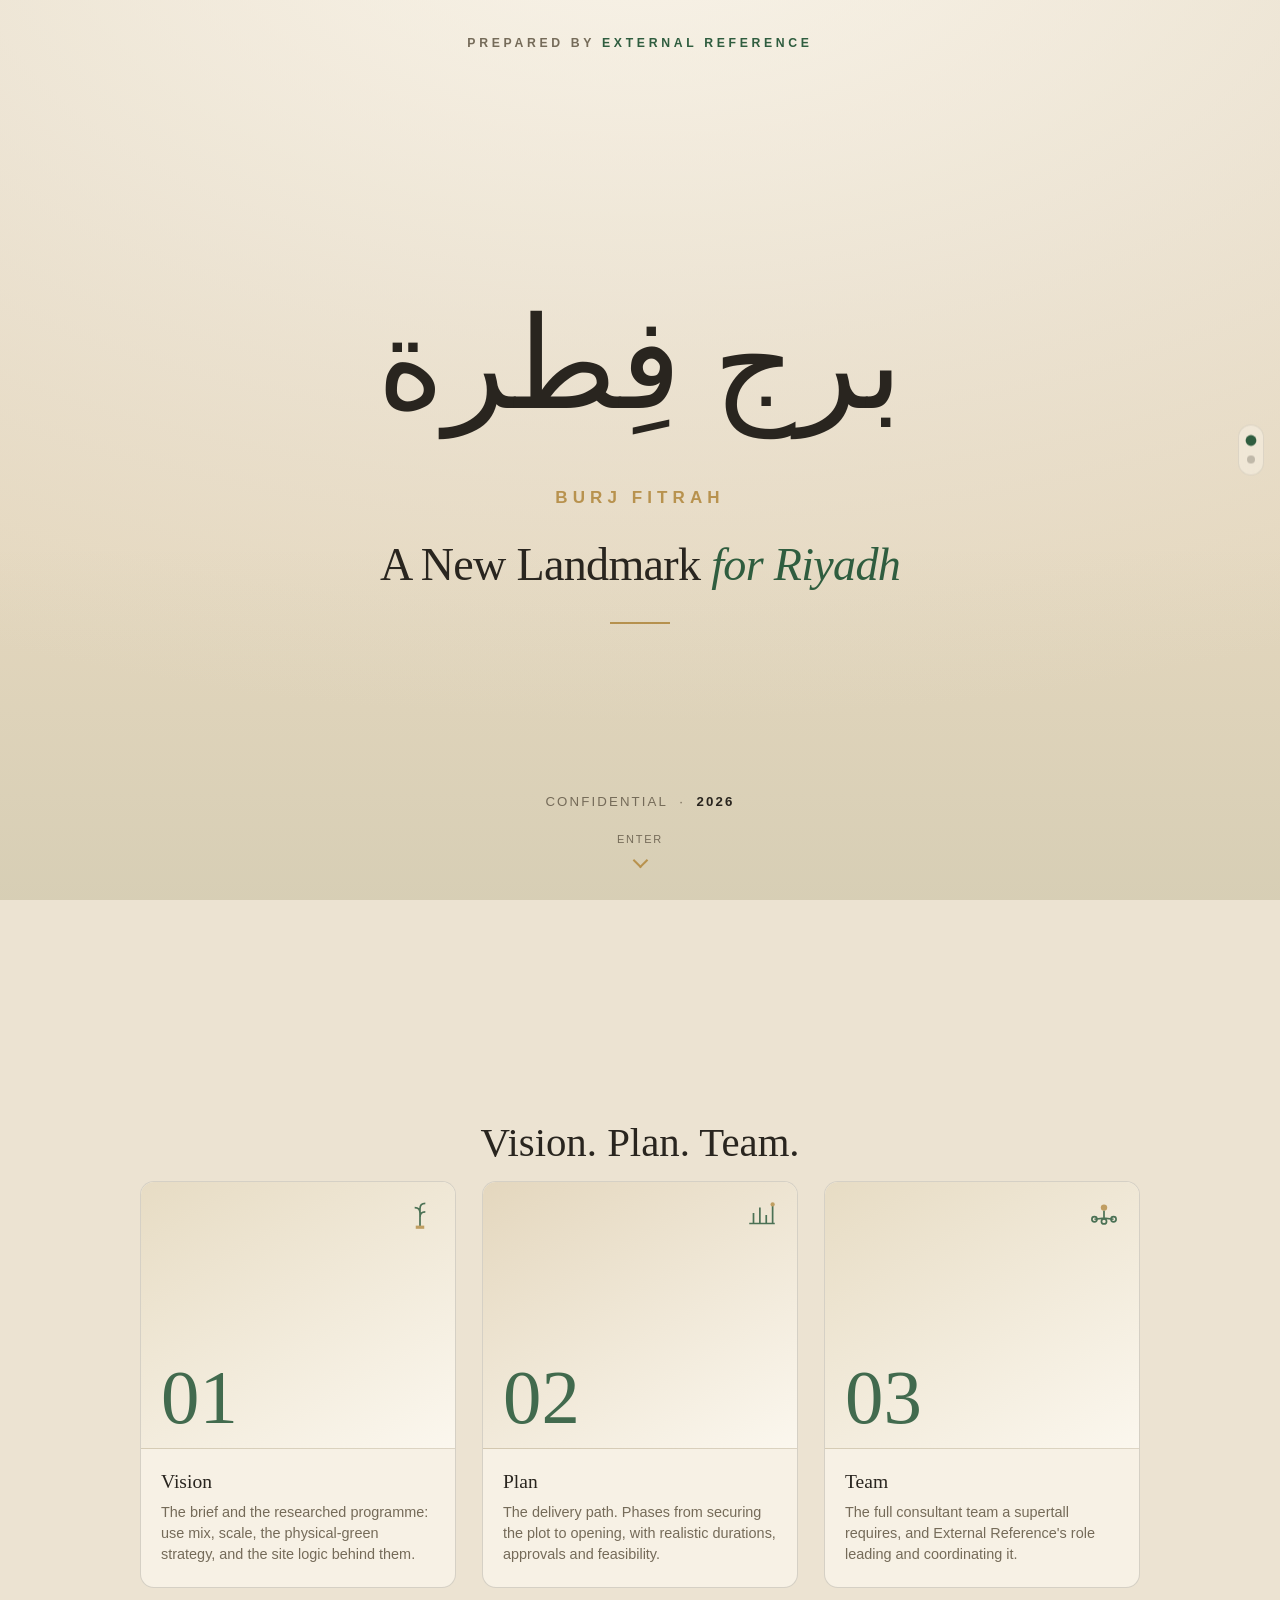
<file: index.html>
<!DOCTYPE html>
<html lang="en">
<head>
<meta charset="UTF-8" />
<meta name="viewport" content="width=device-width, initial-scale=1.0" />
<title>Burj Fitrah · Vision, Plan, Team · External Reference</title>
<link rel="stylesheet" href="css/style.css" />
<style>
  /* ===== Tower name on the cover (added above the existing hero line) ===== */
  .cover .tower-name-ar {
    position: relative; z-index: 2;   /* sit above the cover video/scrim, like the other cover text */
    font-family: "Amiri", "Scheherazade New", "Noto Naskh Arabic", "Traditional Arabic", "Times New Roman", serif;
    font-size: clamp(3.6rem, 10vw, 8rem);
    line-height: 1.4;
    color: var(--ink);
    font-weight: 500;
    margin: 0;
    padding-bottom: 0.12em;   /* room below the kasra / descenders at every size */
    direction: rtl;
    text-align: center;
  }
  /* small gold romanised name, tucked under the Arabic title */
  .cover .tower-name-en {
    position: relative; z-index: 2; margin: clamp(8px, 1.6vw, 14px) 0 0;
    font-size: clamp(0.8rem, 1.4vw, 1rem); letter-spacing: 0.3em;
    text-transform: uppercase; color: var(--gold); font-weight: 700;
  }
  /* the existing line, kept on ONE line as the supporting descriptor under the name */
  .cover h1 { font-size: clamp(1.5rem, 3.6vw, 3rem); margin-top: 30px; white-space: nowrap; max-width: none; }
</style>
</head>
<body>

<!-- ============================ COVER ============================ -->
<section class="cover slide">
  <video class="cover-video" autoplay loop muted playsinline preload="auto" aria-hidden="true">
    <source src="video/new%20cover.mp4" type="video/mp4" />
  </video>
  <div class="cover-scrim" aria-hidden="true"></div>

  <div class="brand">Prepared by <b>External&nbsp;Reference</b></div>

  <p class="tower-name-ar" lang="ar" dir="rtl">برج فِطرة</p>
  <p class="tower-name-en">Burj Fitrah</p>
  <h1>A New Landmark <span class="em">for Riyadh</span></h1>
  <div class="rule"></div>

  <div class="prepared">Confidential &nbsp;·&nbsp; <b>2026</b></div>

  <a href="#menu" class="scroll-cue">
    <span>Enter</span>
    <span class="arrow"></span>
  </a>
</section>

<!-- ============================ MENU ============================ -->
<section class="menu slide" id="menu">
  <h2>Vision. Plan. Team.</h2>

  <div class="menu-grid" style="grid-template-columns: repeat(3, minmax(0, 1fr)); max-width: 1000px; margin: 0 auto;">

    <a class="menu-item" href="01-vision.html">
      <div class="tile">
        <span class="num">01</span>
        <svg class="glyph" viewBox="0 0 32 32" fill="none" stroke="#2F5D3F" stroke-width="1.6">
          <path d="M16 28V10M16 10c0-3 2-5 5-5M16 14c0-3-2-5-5-5M16 18c0-3 2-5 5-5" />
          <rect x="12" y="26" width="8" height="3" fill="#B8924E" stroke="none"/>
        </svg>
      </div>
      <div class="body">
        <p class="menu-label">Vision</p>
        <p class="desc">The brief and the researched programme: use mix, scale, the physical-green strategy, and the site logic behind them.</p>
      </div>
    </a>

    <a class="menu-item" href="02-plan.html">
      <div class="tile">
        <span class="num">02</span>
        <svg class="glyph" viewBox="0 0 32 32" fill="none" stroke="#2F5D3F" stroke-width="1.6">
          <path d="M4 24h24M8 24V14M14 24V9M20 24V16M26 24V6" />
          <circle cx="26" cy="6" r="2" fill="#B8924E" stroke="none"/>
        </svg>
      </div>
      <div class="body">
        <p class="menu-label">Plan</p>
        <p class="desc">The delivery path. Phases from securing the plot to opening, with realistic durations, approvals and feasibility.</p>
      </div>
    </a>

    <a class="menu-item" href="03-team.html">
      <div class="tile">
        <span class="num">03</span>
        <svg class="glyph" viewBox="0 0 32 32" fill="none" stroke="#2F5D3F" stroke-width="1.6">
          <circle cx="16" cy="9" r="3" fill="#B8924E" stroke="none"/>
          <circle cx="7" cy="20" r="2.4"/><circle cx="16" cy="22" r="2.4"/><circle cx="25" cy="20" r="2.4"/>
          <path d="M16 12v7M16 19l-9 1M16 19l9 1"/>
        </svg>
      </div>
      <div class="body">
        <p class="menu-label">Team</p>
        <p class="desc">The full consultant team a supertall requires, and External Reference's role leading and coordinating it.</p>
      </div>
    </a>

  </div>
</section>

<script src="js/script.js"></script>
</body>
</html>
</file>
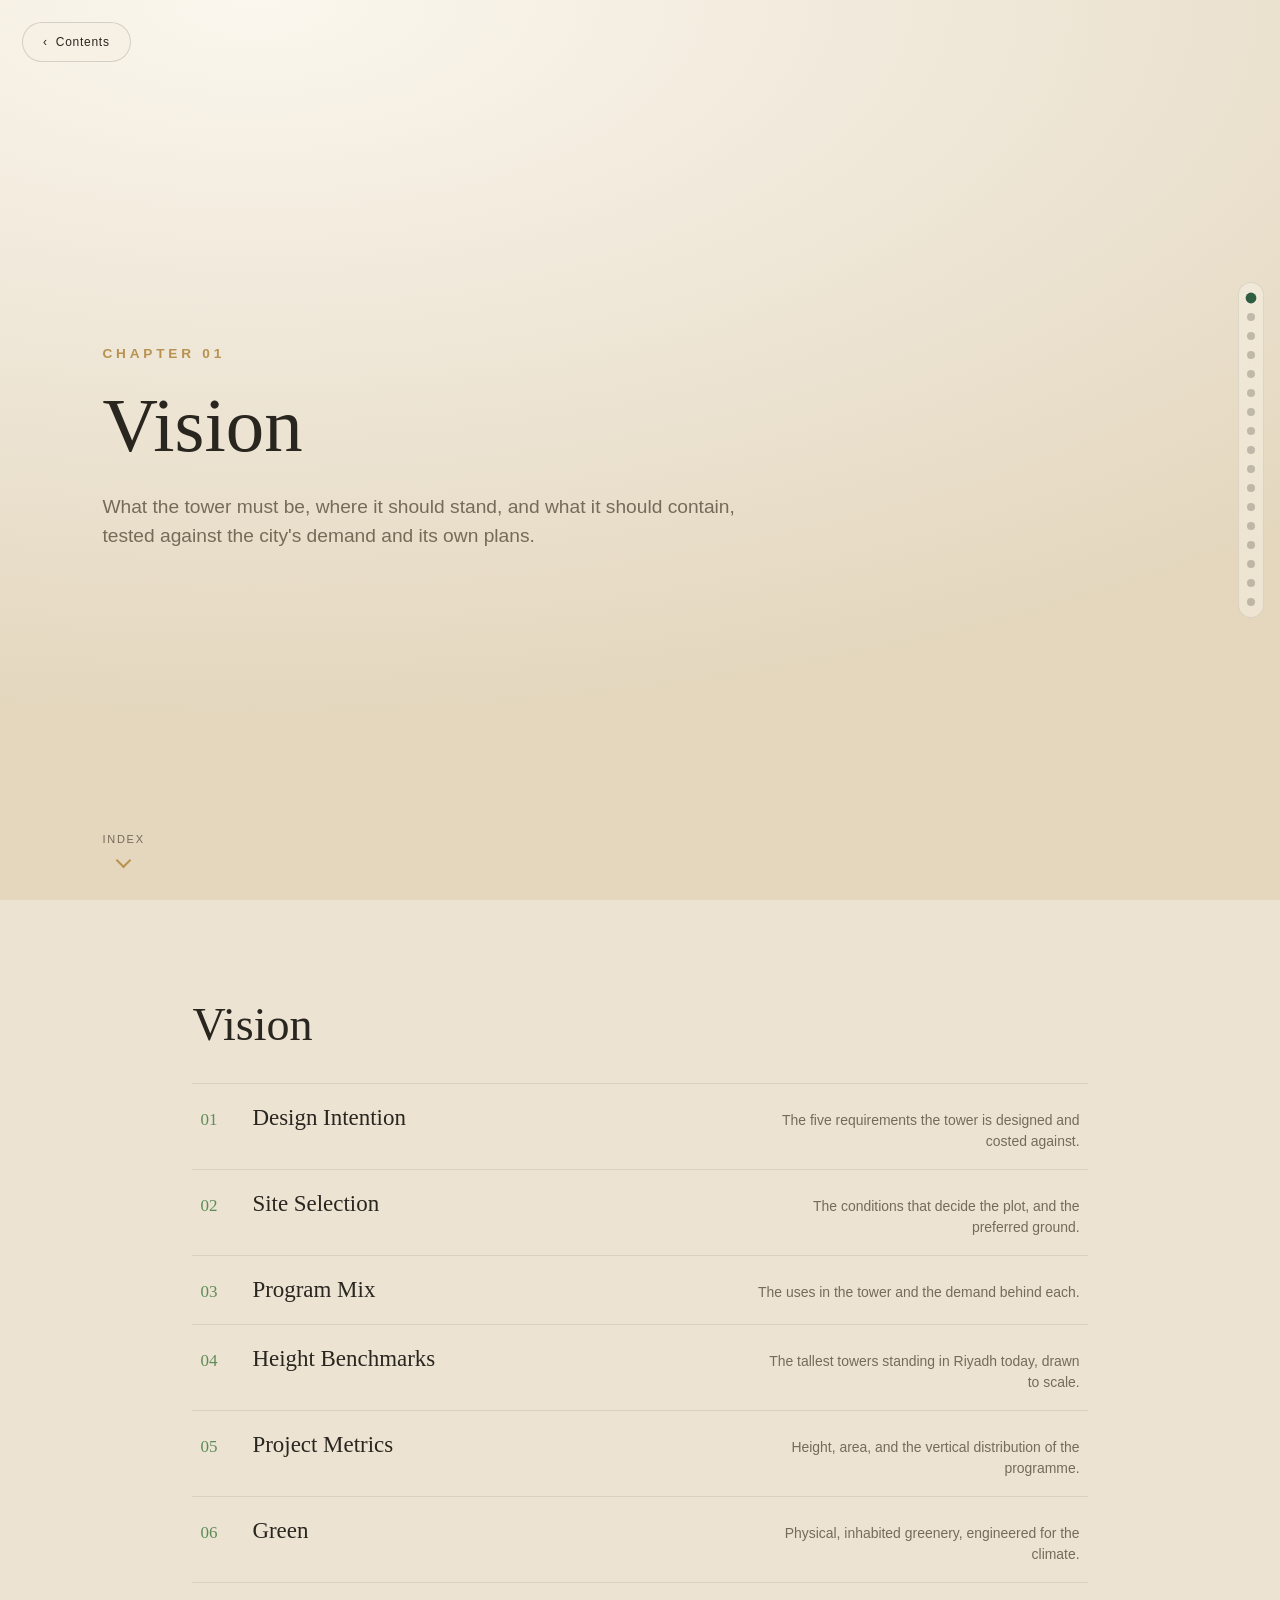
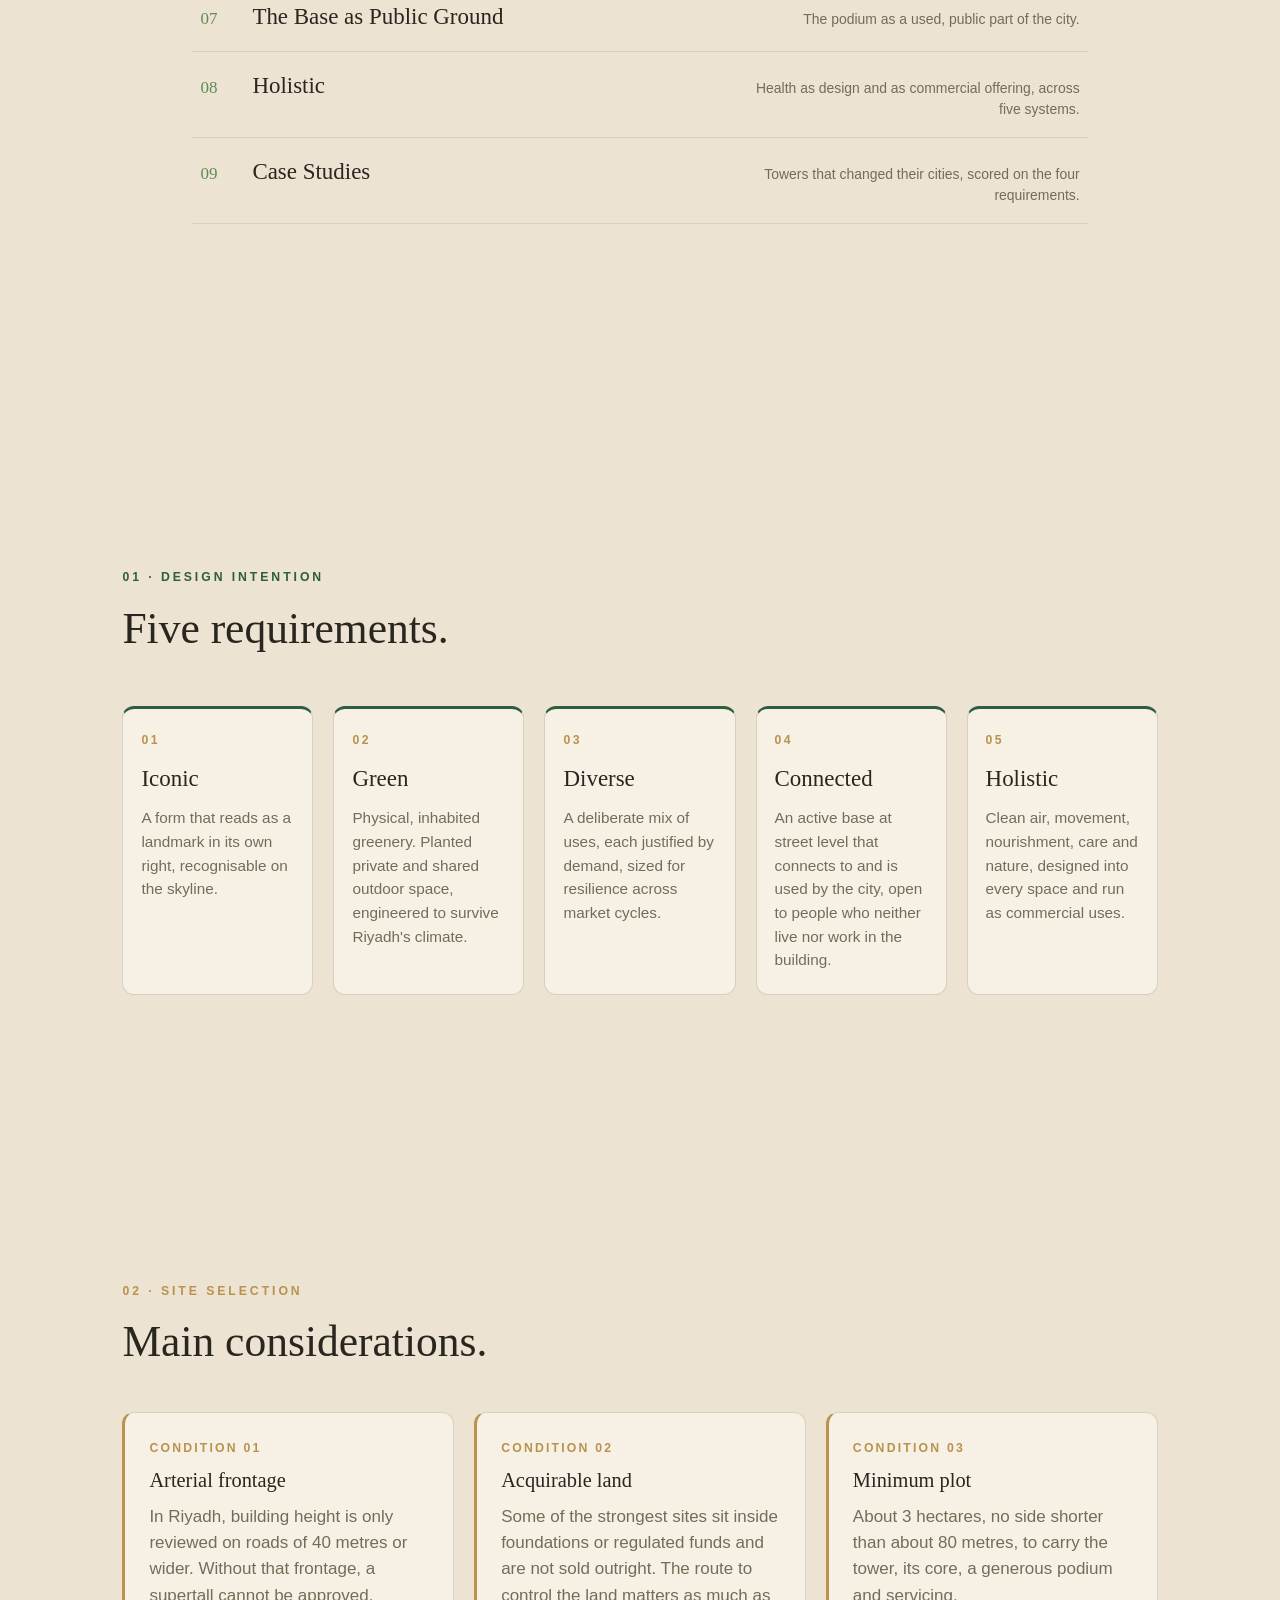
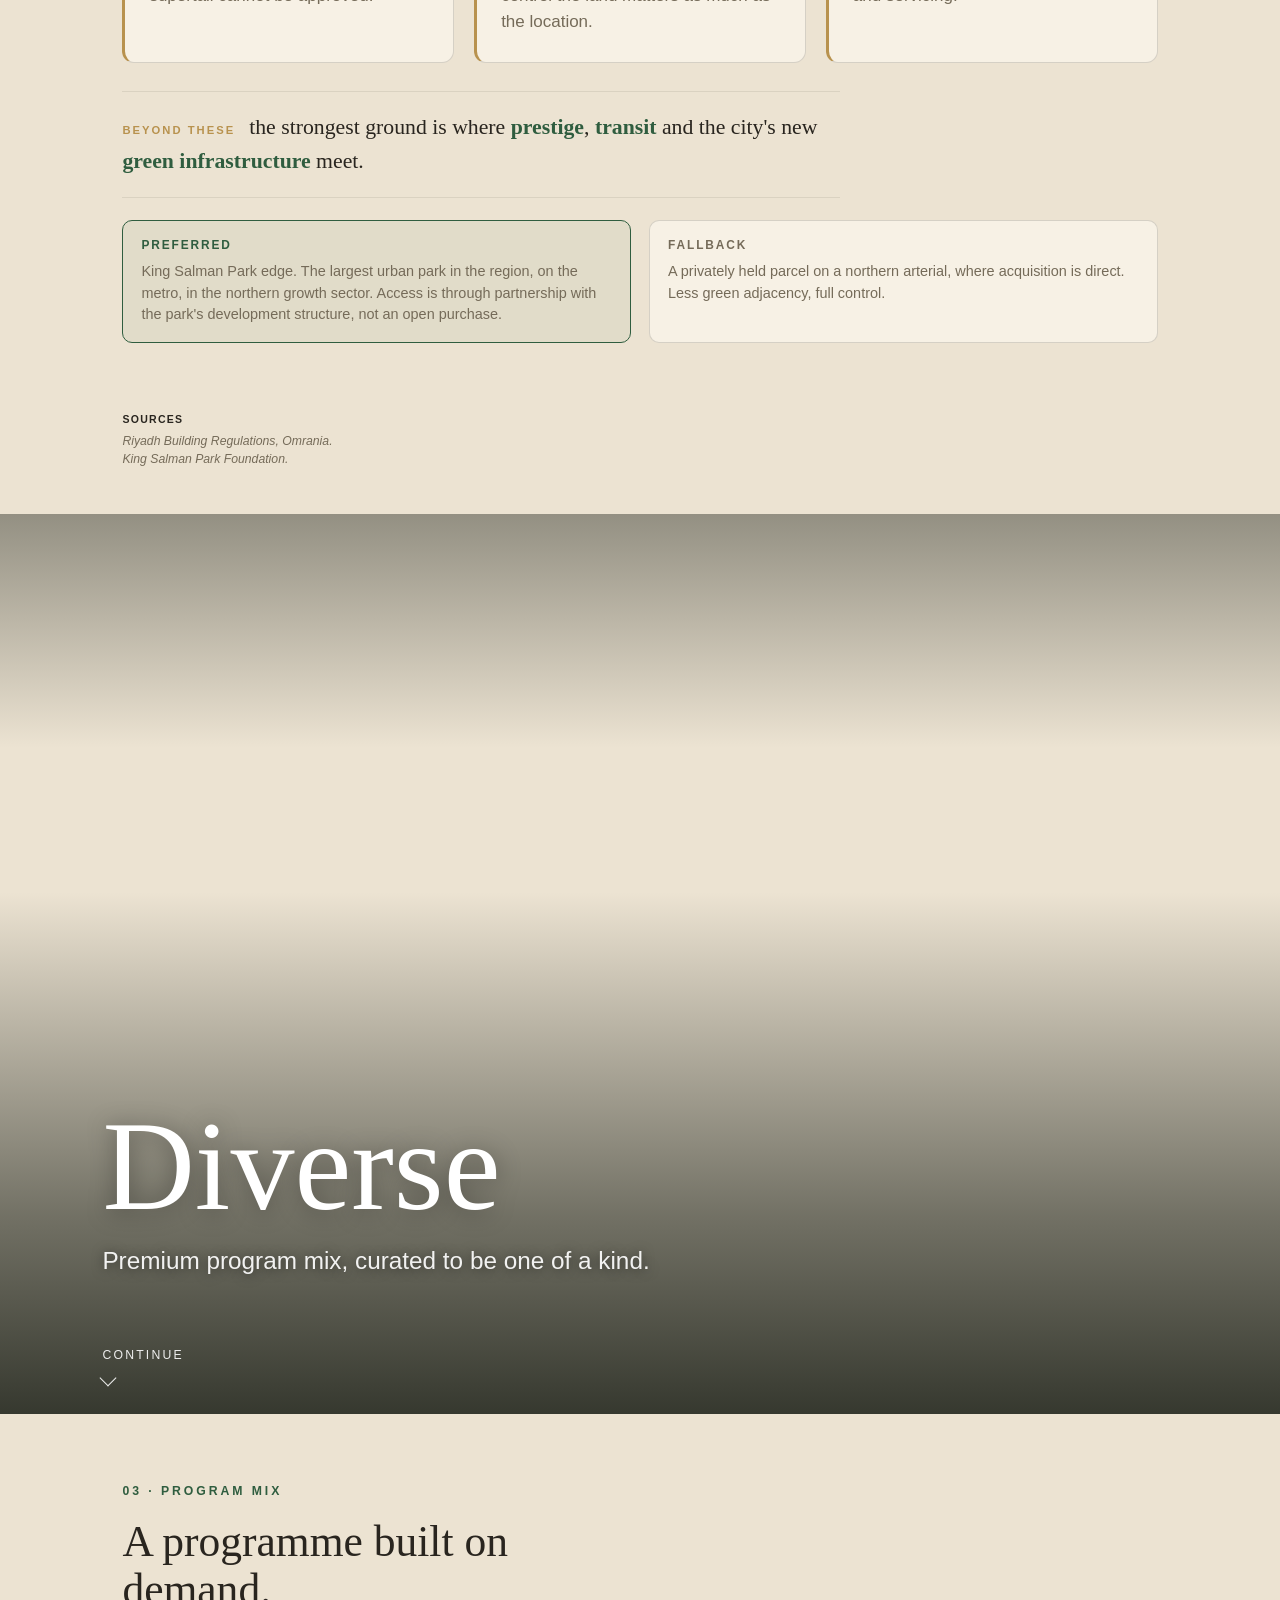
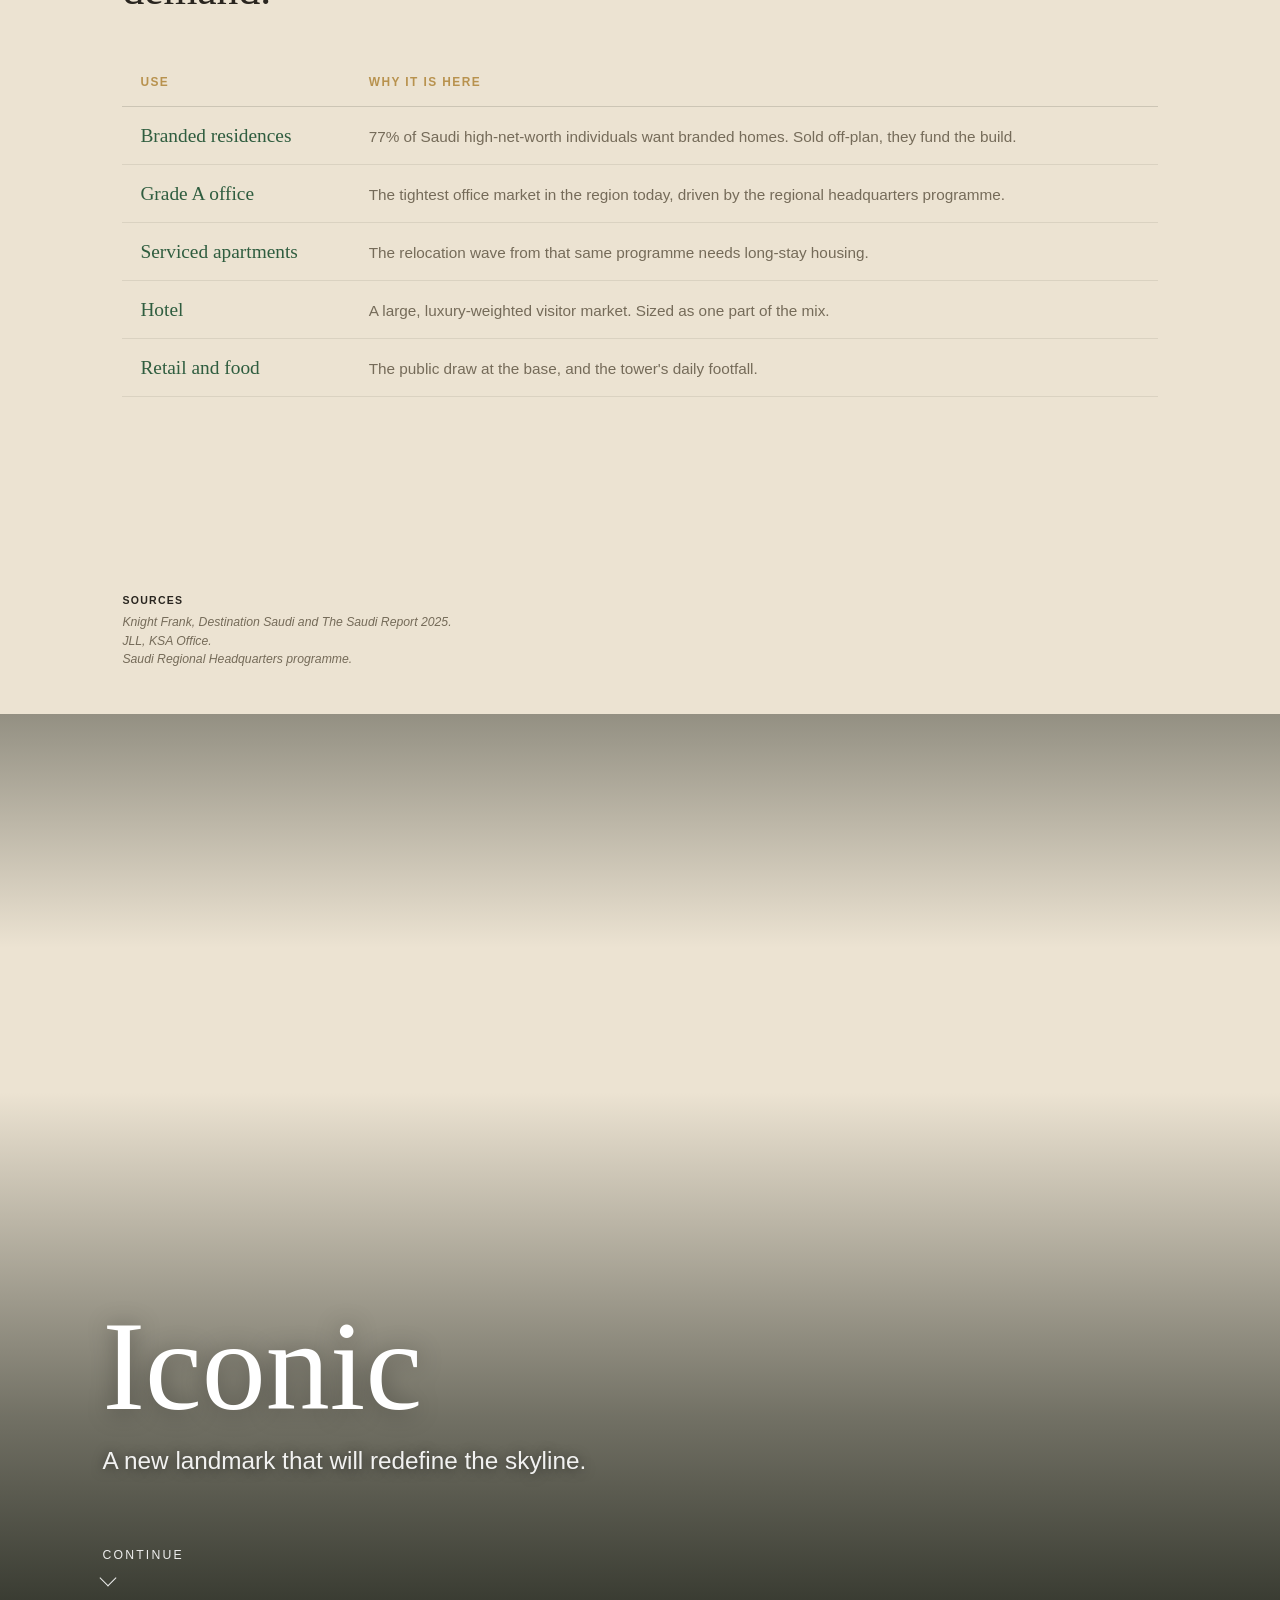
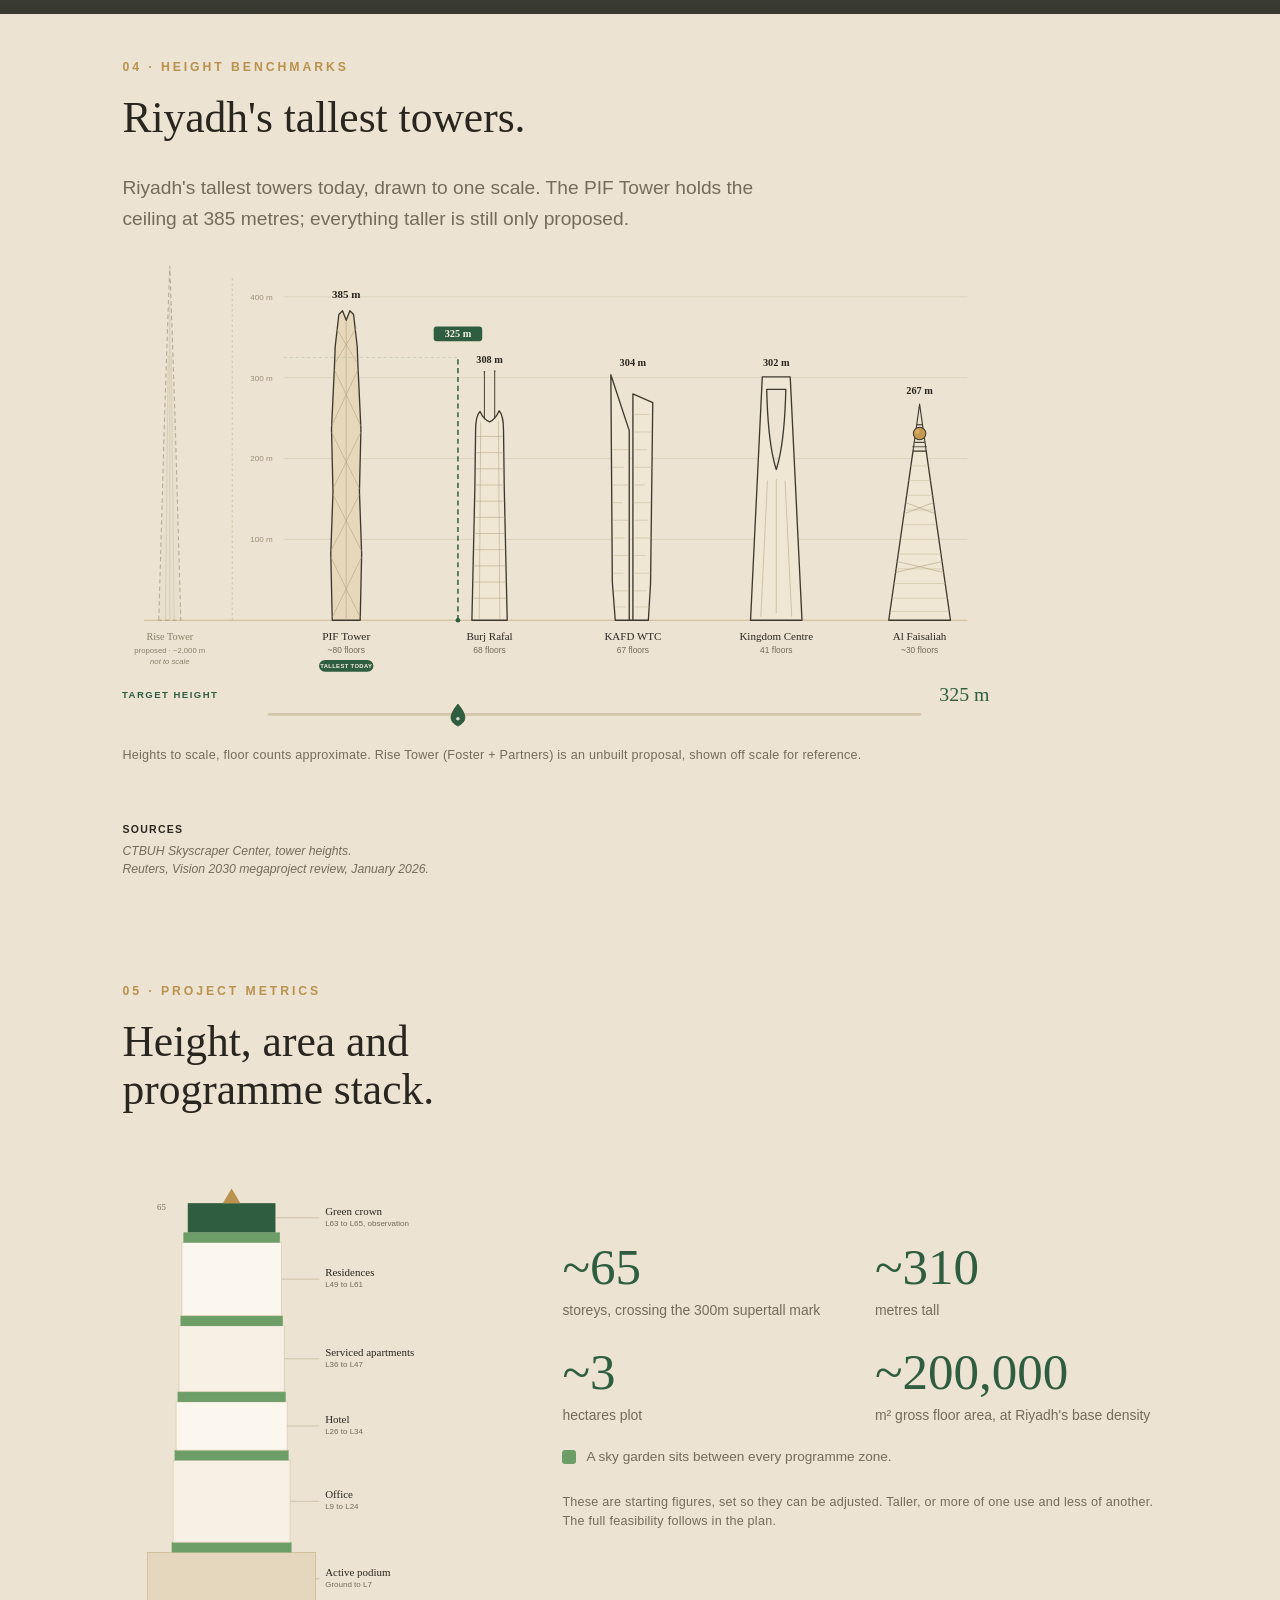
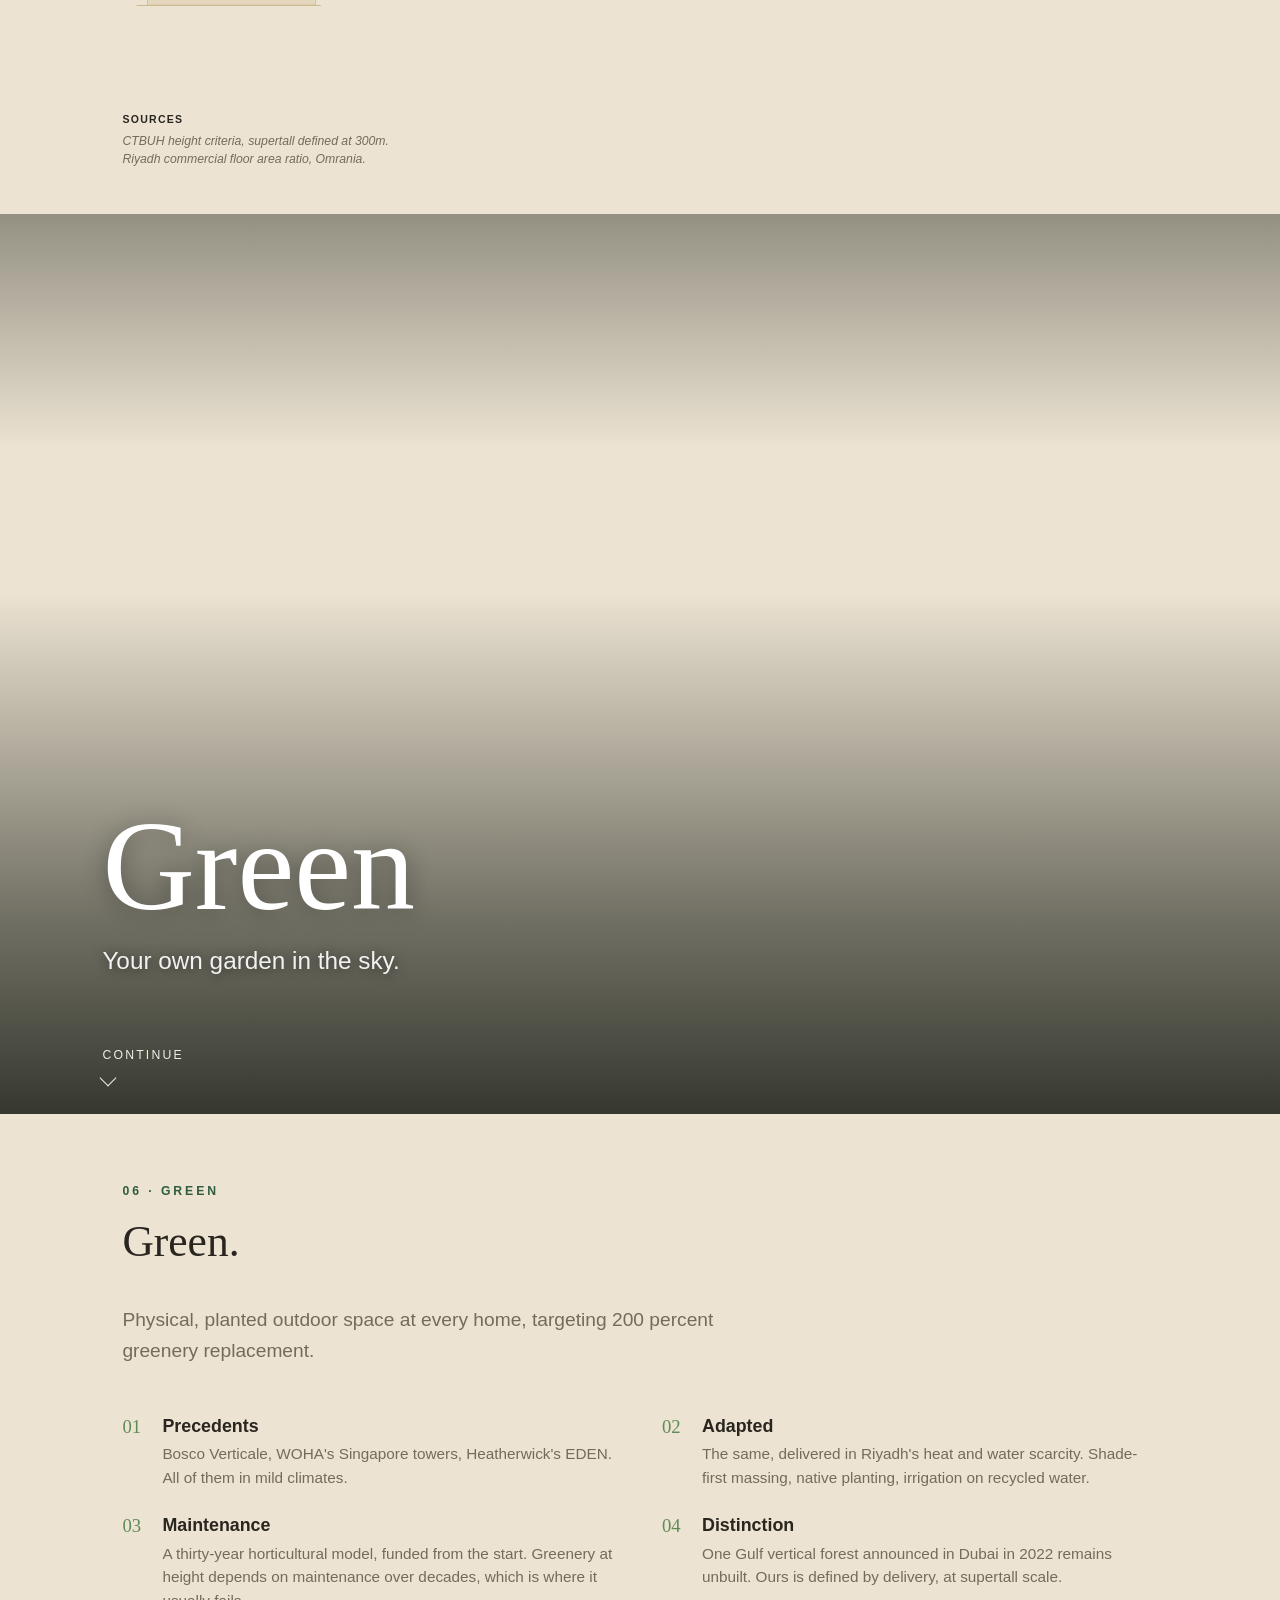
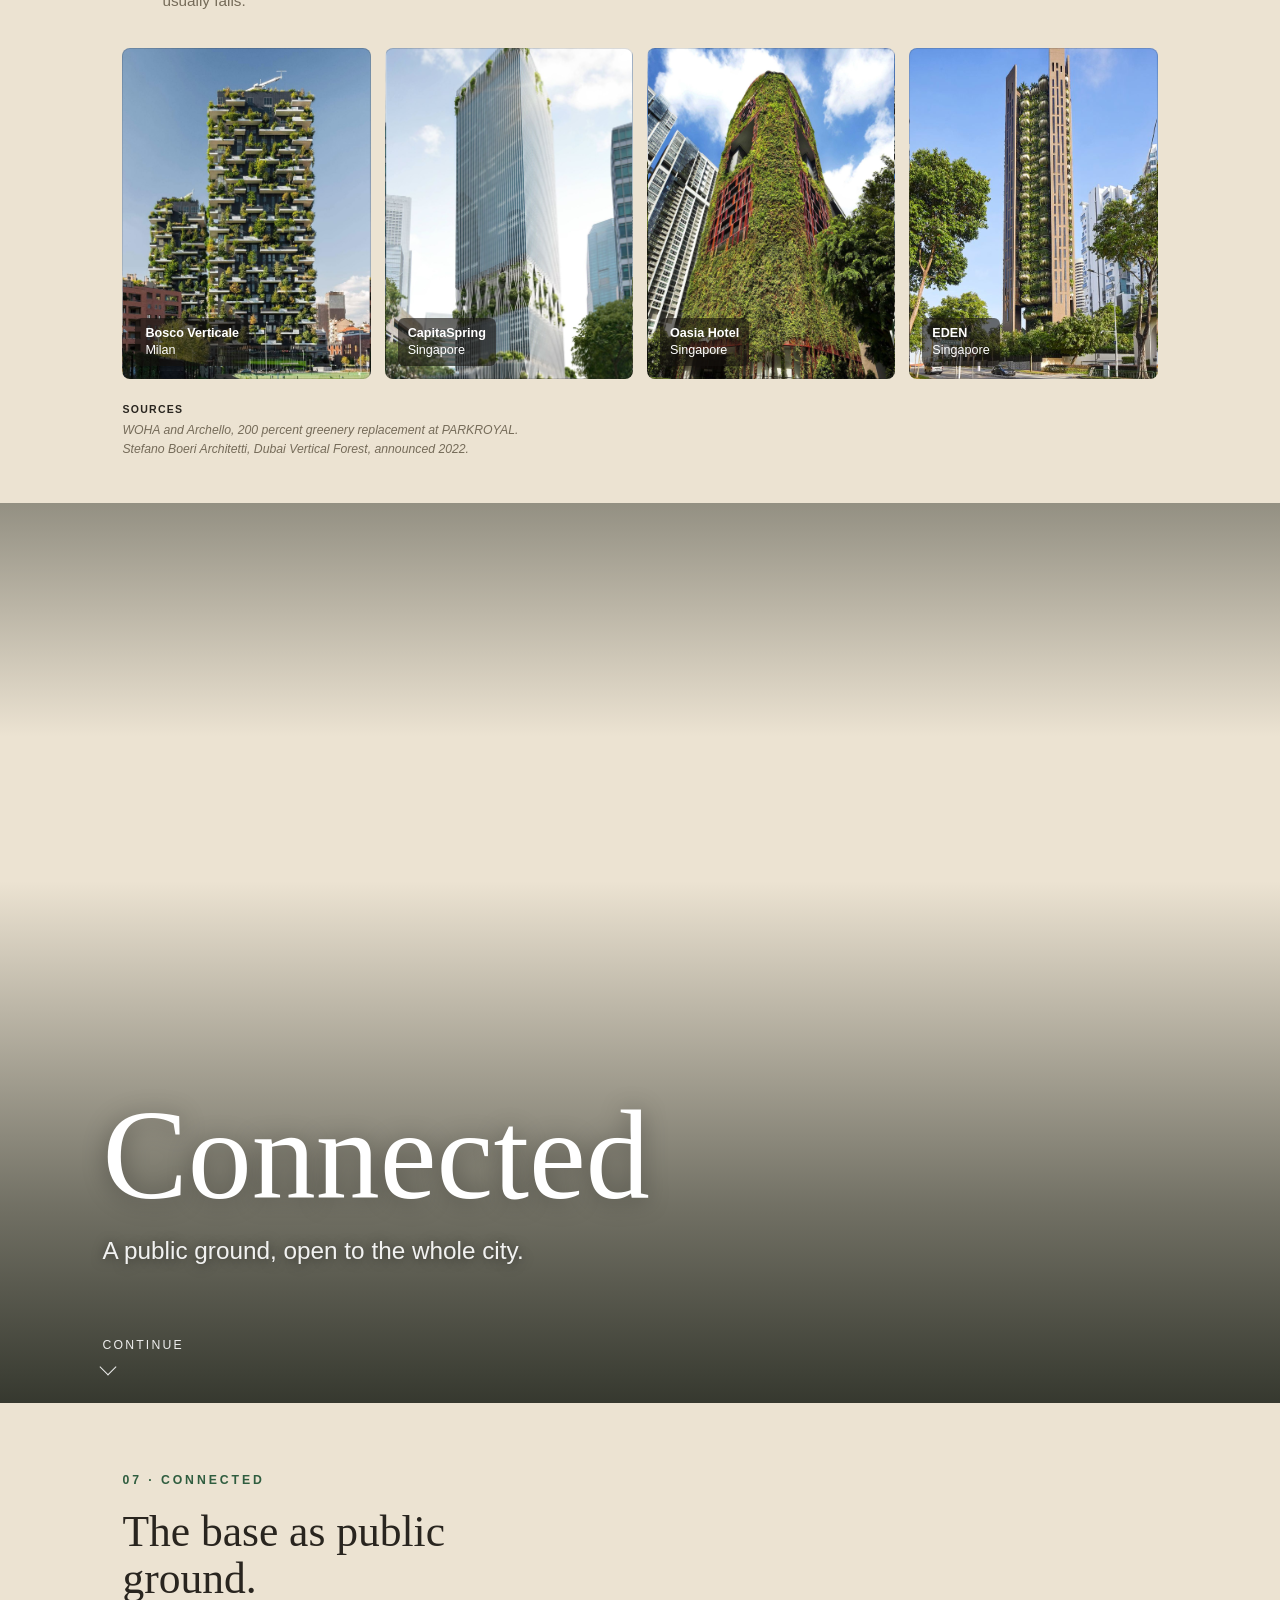
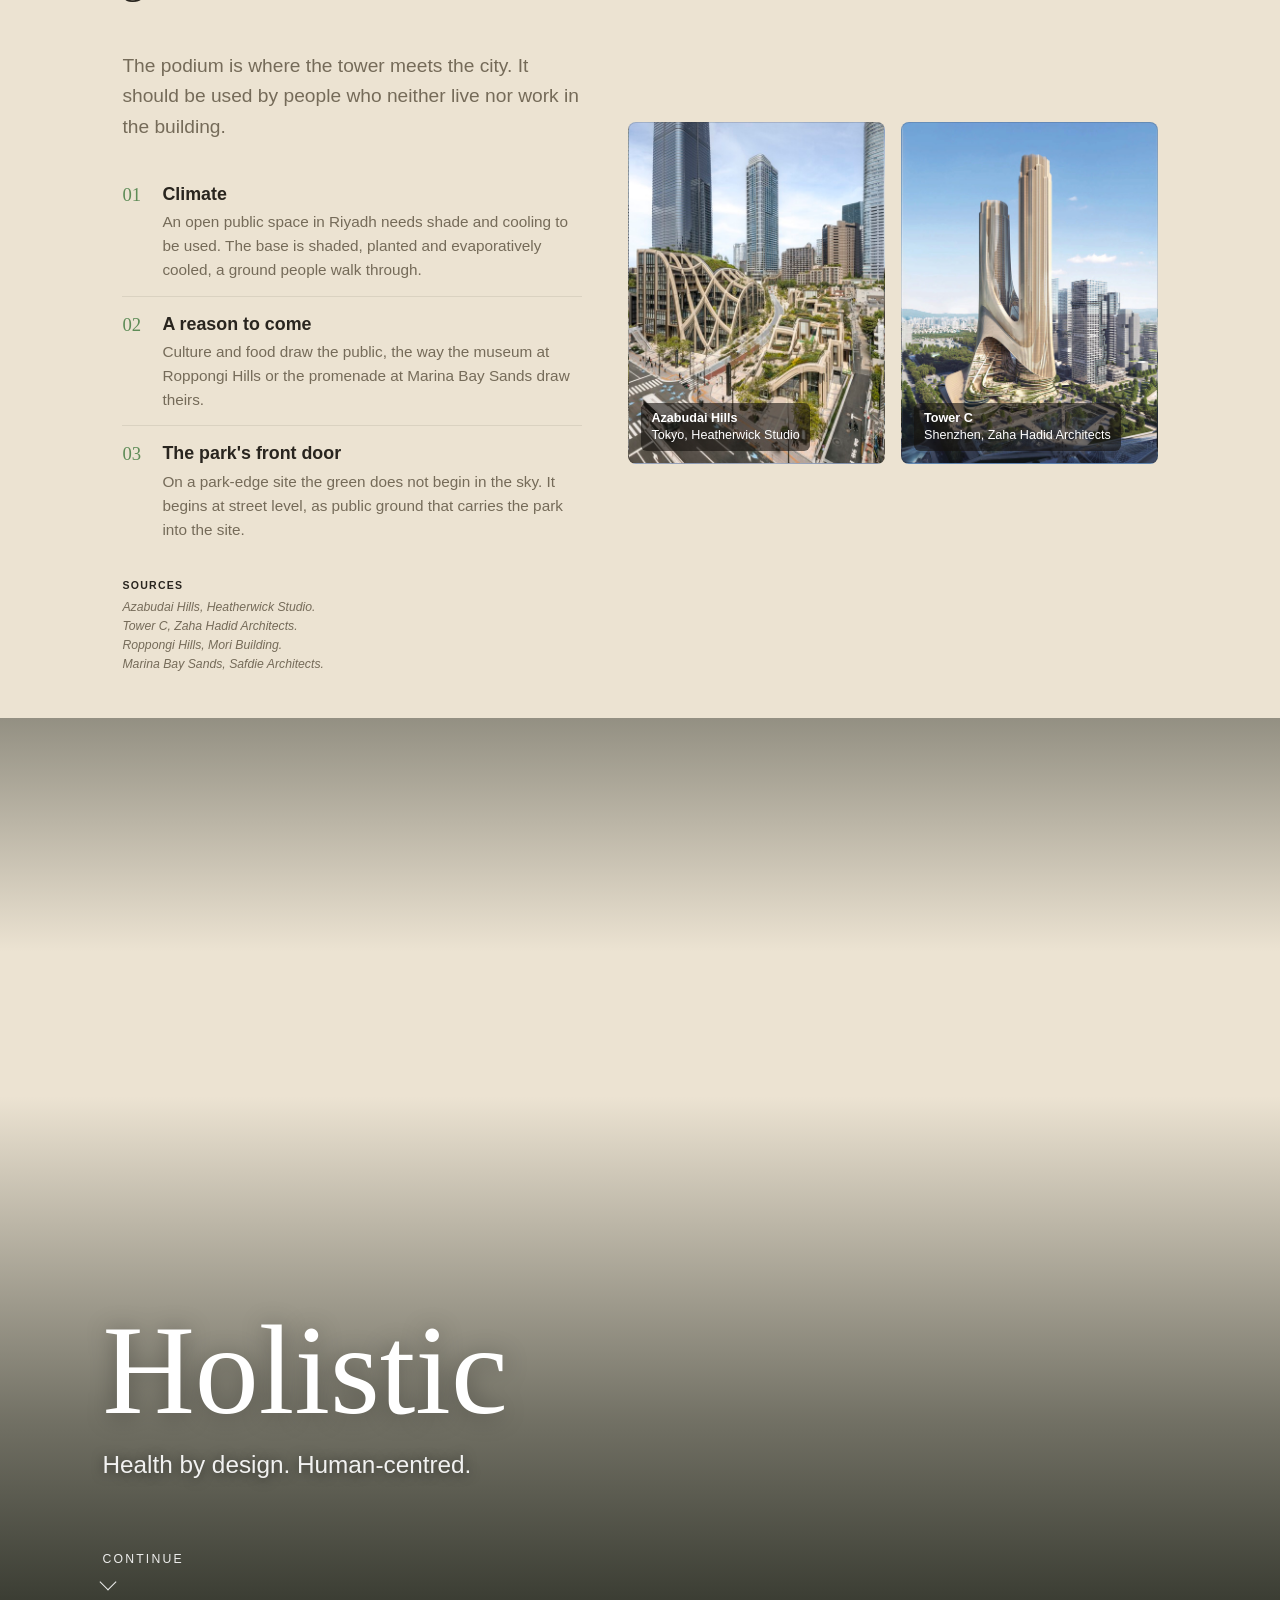
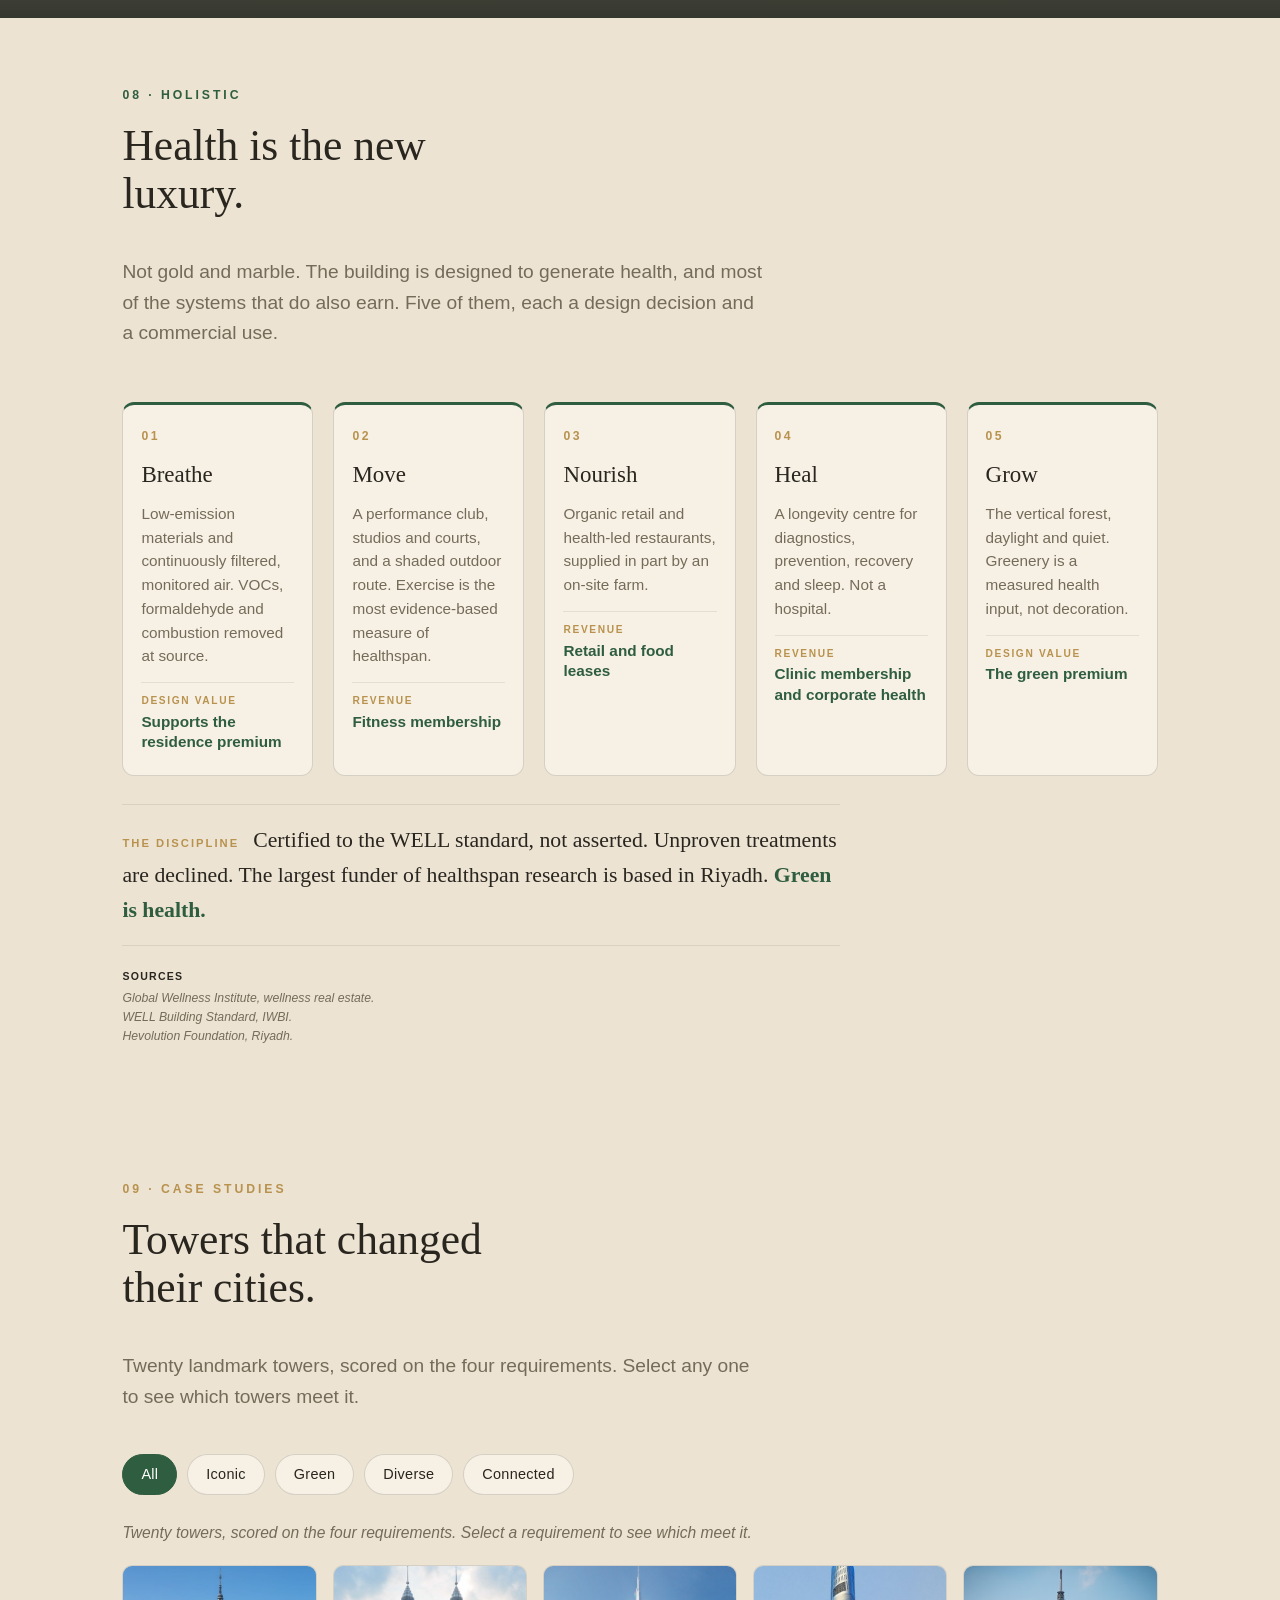
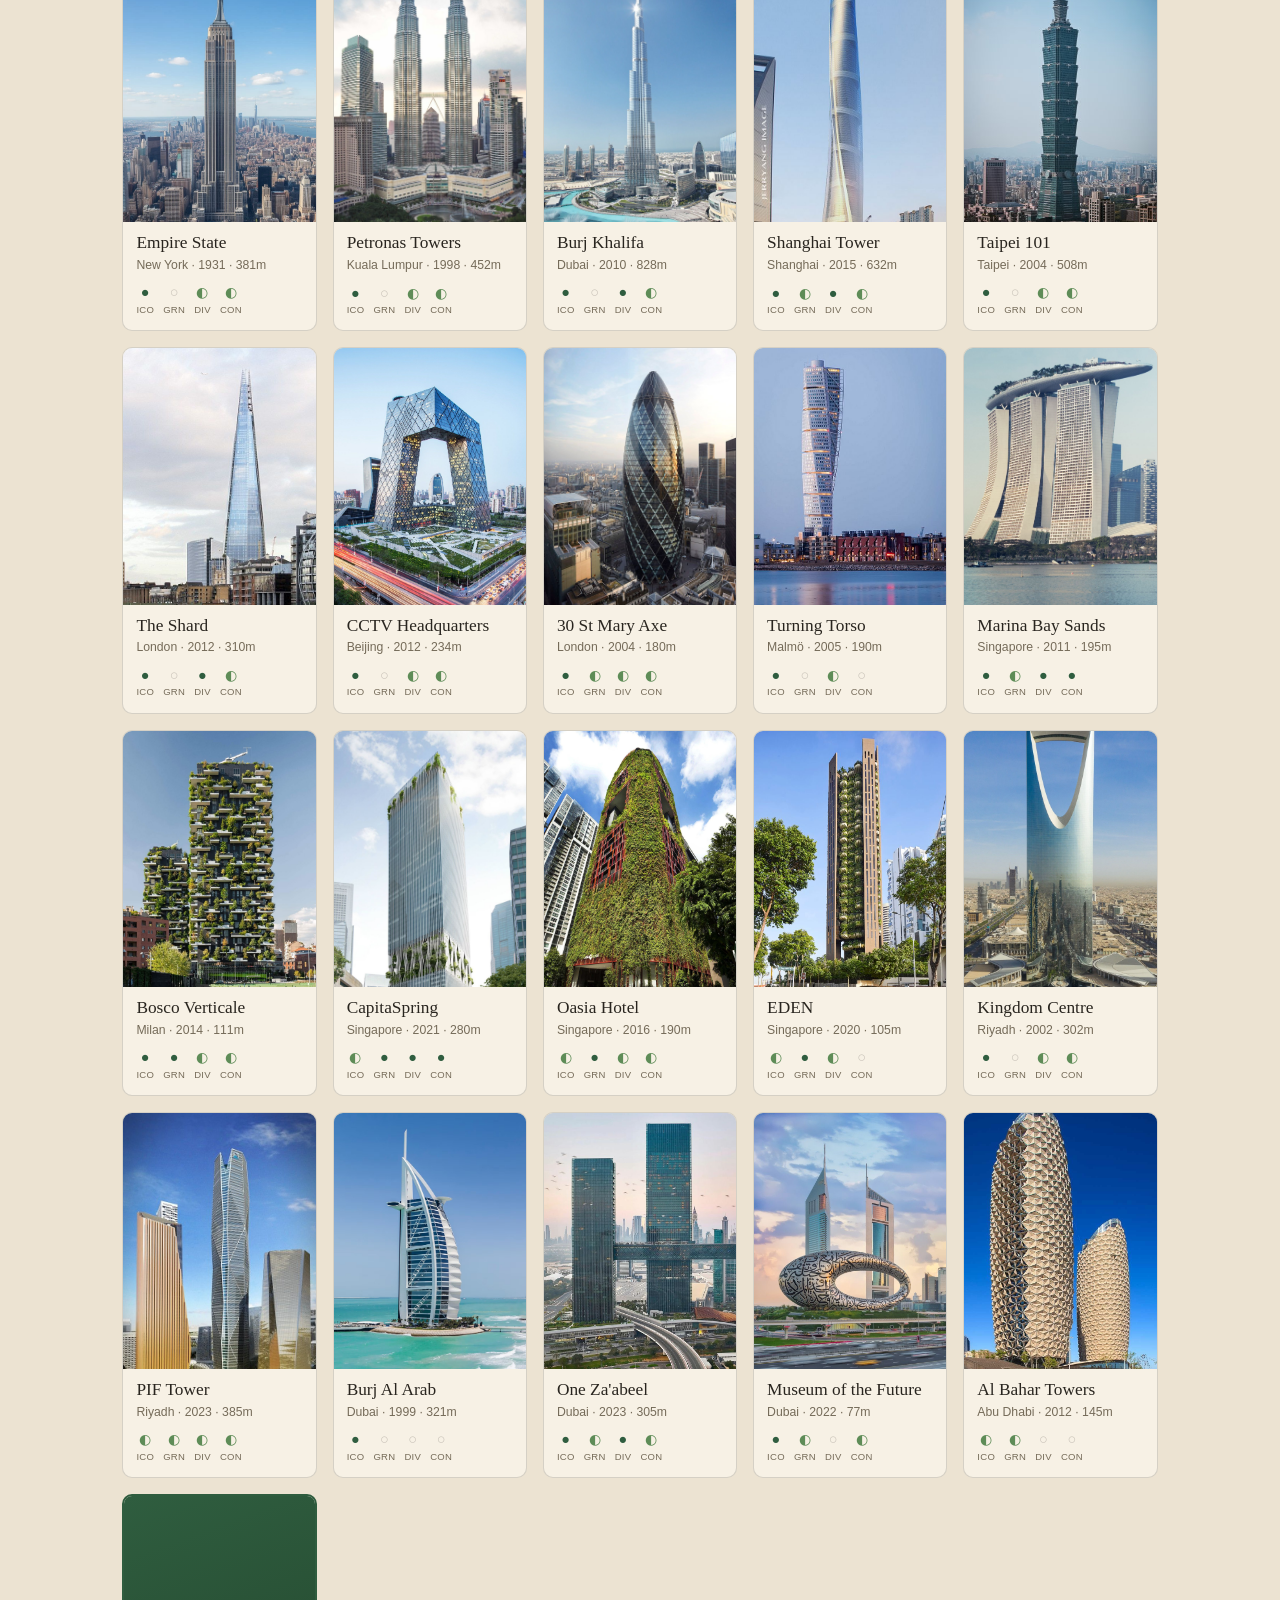
<file: 01-vision.html>
<!DOCTYPE html>
<html lang="en">
<head>
<meta charset="UTF-8" />
<meta name="viewport" content="width=device-width, initial-scale=1.0" />
<title>Vision · Riyadh Tower · External Reference</title>
<link rel="stylesheet" href="css/style.css" />
<style>
  /* ===== Green — full-screen looping video hero ===== */
  .vhero { position: relative; height: 100vh; min-height: 100vh; overflow: hidden; display: flex; align-items: flex-end; padding: 0; }
  .vhero-video { position: absolute; inset: 0; width: 100%; height: 100%; object-fit: cover; z-index: 0; }
  .vhero-scrim { position: absolute; inset: 0; z-index: 1; pointer-events: none;
    background: linear-gradient(to bottom, rgba(14,19,11,0.40) 0%, rgba(14,19,11,0) 26%, rgba(14,19,11,0) 42%, rgba(14,19,11,0.55) 78%, rgba(14,19,11,0.82) 100%); }
  .vhero-content { position: relative; z-index: 2; padding: 0 8vw 15vh; max-width: 1040px; }
  .vhero-kicker { font-size: 0.82rem; text-transform: uppercase; letter-spacing: 0.22em; font-weight: 700; color: var(--gold); margin: 0 0 14px; text-shadow: 0 1px 8px rgba(0,0,0,0.5); }
  .vhero h1 { font-family: var(--serif); font-weight: 400; color: #fff; font-size: clamp(3.2rem, 10vw, 8rem); line-height: 0.92; margin: 0 0 18px; text-shadow: 0 2px 24px rgba(0,0,0,0.35); }
  .vhero-tag { color: rgba(255,255,255,0.92); font-size: clamp(1.02rem, 1.9vw, 1.45rem); line-height: 1.45; max-width: 44ch; margin: 0; text-shadow: 0 1px 12px rgba(0,0,0,0.55); }
  .vhero-cue { position: absolute; bottom: 30px; left: 8vw; z-index: 3; display: inline-flex; flex-direction: column; align-items: flex-start; gap: 7px; color: #fff; text-decoration: none; font-size: 0.72rem; text-transform: uppercase; letter-spacing: 0.18em; opacity: 0.9; transition: opacity 0.2s ease; }
  .vhero-cue:hover { opacity: 1; }
  .vhero-cue .chev { width: 12px; height: 12px; border-right: 1.5px solid currentColor; border-bottom: 1.5px solid currentColor; transform: rotate(45deg); animation: greenHeroBounce 1.7s ease-in-out infinite; }
  @keyframes greenHeroBounce { 0%,100% { transform: translateY(0) rotate(45deg); } 50% { transform: translateY(4px) rotate(45deg); } }
</style>
</head>
<body>

<a href="index.html#menu" class="back-btn" id="backBtn">‹&nbsp; Contents</a>

<!-- ===================== VISION COVER ===================== -->
<section class="chapter-open slide">
  <p class="kicker">Chapter 01</p>
  <h1>Vision</h1>
  <p class="intro">What the tower must be, where it should stand, and what it should contain, tested against the city's demand and its own plans.</p>
  <a href="#vision-index" class="scroll-cue" style="position:absolute; bottom:34px; left:8vw; transform:none;">
    <span>Index</span><span class="arrow"></span>
  </a>
</section>

<!-- ===================== VISION INDEX ===================== -->
<section class="vindex slide" id="vision-index">
  <h2>Vision</h2>
  <ul class="toc">
    <li><a href="#design-intention"><span class="tnum">01</span><span class="ttl">Design Intention</span><span class="tds">The five requirements the tower is designed and costed against.</span></a></li>
    <li><a href="#site-selection"><span class="tnum">02</span><span class="ttl">Site Selection</span><span class="tds">The conditions that decide the plot, and the preferred ground.</span></a></li>
    <li><a href="#diverse"><span class="tnum">03</span><span class="ttl">Program Mix</span><span class="tds">The uses in the tower and the demand behind each.</span></a></li>
    <li><a href="#iconic"><span class="tnum">04</span><span class="ttl">Height Benchmarks</span><span class="tds">The tallest towers standing in Riyadh today, drawn to scale.</span></a></li>
    <li><a href="#project-metrics"><span class="tnum">05</span><span class="ttl">Project Metrics</span><span class="tds">Height, area, and the vertical distribution of the programme.</span></a></li>
    <li><a href="#green"><span class="tnum">06</span><span class="ttl">Green</span><span class="tds">Physical, inhabited greenery, engineered for the climate.</span></a></li>
    <li><a href="#the-base"><span class="tnum">07</span><span class="ttl">The Base as Public Ground</span><span class="tds">The podium as a used, public part of the city.</span></a></li>
    <li><a href="#health-hero"><span class="tnum">08</span><span class="ttl">Holistic</span><span class="tds">Health as design and as commercial offering, across five systems.</span></a></li>
    <li><a href="#case-studies"><span class="tnum">09</span><span class="ttl">Case Studies</span><span class="tds">Towers that changed their cities, scored on the four requirements.</span></a></li>
  </ul>
</section>

<!-- ===================== 01 DESIGN INTENTION ===================== -->
<section class="section slide" id="design-intention">
  <p class="eyebrow green">01 · Design Intention</p>
  <h2>Five requirements.</h2>
  <div class="cards c5">
    <div class="card green-top fade-in"><div class="k">01</div><h3>Iconic</h3><p>A form that reads as a landmark in its own right, recognisable on the skyline.</p></div>
    <div class="card green-top fade-in d1"><div class="k">02</div><h3>Green</h3><p>Physical, inhabited greenery. Planted private and shared outdoor space, engineered to survive Riyadh's climate.</p></div>
    <div class="card green-top fade-in d2"><div class="k">03</div><h3>Diverse</h3><p>A deliberate mix of uses, each justified by demand, sized for resilience across market cycles.</p></div>
    <div class="card green-top fade-in d3"><div class="k">04</div><h3>Connected</h3><p>An active base at street level that connects to and is used by the city, open to people who neither live nor work in the building.</p></div>
    <div class="card green-top fade-in d4"><div class="k">05</div><h3>Holistic</h3><p>Clean air, movement, nourishment, care and nature, designed into every space and run as commercial uses.</p></div>
  </div>
</section>

<!-- ===================== 02 SITE SELECTION ===================== -->
<section class="section slide" id="site-selection">
  <p class="eyebrow">02 · Site Selection</p>
  <h2>Main considerations.</h2>

  <div class="cards c3 gates">
    <div class="card gate fade-in"><div class="g-n">Condition 01</div><h3>Arterial frontage</h3><p>In Riyadh, building height is only reviewed on roads of 40 metres or wider. Without that frontage, a supertall cannot be approved.</p></div>
    <div class="card gate fade-in d1"><div class="g-n">Condition 02</div><h3>Acquirable land</h3><p>Some of the strongest sites sit inside foundations or regulated funds and are not sold outright. The route to control the land matters as much as the location.</p></div>
    <div class="card gate fade-in d2"><div class="g-n">Condition 03</div><h3>Minimum plot</h3><p>About 3 hectares, no side shorter than about 80 metres, to carry the tower, its core, a generous podium and servicing.</p></div>
  </div>

  <p class="site-strongest"><span class="tag">Beyond these</span>the strongest ground is where <b class="accent-green">prestige</b>, <b class="accent-green">transit</b> and the city's new <b class="accent-green">green infrastructure</b> meet.</p>

  <div class="pf">
    <div class="item pref fade-in"><div class="lab">Preferred</div><p>King Salman Park edge. The largest urban park in the region, on the metro, in the northern growth sector. Access is through partnership with the park's development structure, not an open purchase.</p></div>
    <div class="item fall fade-in d1"><div class="lab">Fallback</div><p>A privately held parcel on a northern arterial, where acquisition is direct. Less green adjacency, full control.</p></div>
  </div>
  <p class="src"><b>Sources</b><span class="s">Riyadh Building Regulations, Omrania.</span><span class="s">King Salman Park Foundation.</span></p>
</section>

<!-- ===================== DIVERSE — VIDEO HERO (play once, freeze on last frame) ===================== -->
<section class="slide vhero" id="diverse">
  <video class="vhero-video" autoplay muted playsinline preload="auto">
    <source src="video/Diverse.mp4" type="video/mp4" />
  </video>
  <div class="vhero-scrim"></div>
  <div class="vhero-content">
    <h1>Diverse</h1>
    <p class="vhero-tag">Premium program mix, curated to be one of a kind.</p>
  </div>
  <a href="#program-mix" class="vhero-cue"><span>Continue</span><span class="chev"></span></a>
</section>

<!-- ===================== 03 PROGRAM MIX ===================== -->
<section class="section slide" id="program-mix">
  <p class="eyebrow green">03 · Program Mix</p>
  <h2>A programme built on demand.</h2>

  <table class="data fade-in">
    <thead><tr><th>Use</th><th>Why it is here</th></tr></thead>
    <tbody>
      <tr><td class="em">Branded residences</td><td>77% of Saudi high-net-worth individuals want branded homes. Sold off-plan, they fund the build.</td></tr>
      <tr><td class="em">Grade A office</td><td>The tightest office market in the region today, driven by the regional headquarters programme.</td></tr>
      <tr><td class="em">Serviced apartments</td><td>The relocation wave from that same programme needs long-stay housing.</td></tr>
      <tr><td class="em">Hotel</td><td>A large, luxury-weighted visitor market. Sized as one part of the mix.</td></tr>
      <tr><td class="em">Retail and food</td><td>The public draw at the base, and the tower's daily footfall.</td></tr>
    </tbody>
  </table>
  <p class="src"><b>Sources</b><span class="s">Knight Frank, Destination Saudi and The Saudi Report 2025.</span><span class="s">JLL, KSA Office.</span><span class="s">Saudi Regional Headquarters programme.</span></p>
</section>

<!-- ===================== ICONIC — VIDEO HERO (play once, freeze on last frame) ===================== -->
<section class="slide vhero" id="iconic">
  <video class="vhero-video" autoplay muted playsinline preload="auto">
    <source src="video/Dreamlike%20Cinematic%20Scene.mp4" type="video/mp4" />
  </video>
  <div class="vhero-scrim"></div>
  <div class="vhero-content">
    <h1>Iconic</h1>
    <p class="vhero-tag">A new landmark that will redefine the skyline.</p>
  </div>
  <a href="#benchmarks" class="vhero-cue"><span>Continue</span><span class="chev"></span></a>
</section>

<!-- ===================== 04 HEIGHT BENCHMARKS ===================== -->
<section class="section slide" id="benchmarks">
  <p class="eyebrow">04 · Height Benchmarks</p>
  <h2>Riyadh's tallest towers.</h2>
  <p class="lead">Riyadh's tallest towers today, drawn to one scale. The PIF Tower holds the ceiling at 385 metres; everything taller is still only proposed.</p>

  <div class="fade-in" style="margin-top:2px;">
    <svg class="skyline-svg" viewBox="0 0 1180 672" preserveAspectRatio="xMinYMid meet" xmlns="http://www.w3.org/2000/svg" role="img" aria-label="Riyadh's tallest towers drawn to scale, tallest first: PIF Tower 385 metres, Burj Rafal 308, KAFD World Trade Center 304, Kingdom Centre 302, Al Faisaliah 267, with the proposed Rise Tower shown for reference, not to scale. A slider below sets a target tower height that interpolates between the towers.">

      <!-- metre gridlines (scaled zone only, right of the divider) -->
      <g stroke="#dcd0b6" stroke-width="1">
        <line x1="220" y1="410" x2="1150" y2="410"/>
        <line x1="220" y1="300" x2="1150" y2="300"/>
        <line x1="220" y1="190" x2="1150" y2="190"/>
        <line x1="220" y1="80"  x2="1150" y2="80"/>
      </g>
      <g font-family="-apple-system,Segoe UI,sans-serif" font-size="11" fill="#9c8f76" text-anchor="end">
        <text x="205" y="414">100 m</text>
        <text x="205" y="304">200 m</text>
        <text x="205" y="194">300 m</text>
        <text x="205" y="84">400 m</text>
      </g>

      <!-- ground line (full width, Rise included) -->
      <line x1="30" y1="520" x2="1150" y2="520" stroke="#cbb98f" stroke-width="1.6"/>

      <!-- ===== real towers, to scale, each translated to spread evenly (tallest left) ===== -->
      <g transform="translate(105,0)">
      <!-- ===================== PIF Tower — 385 m (cx 200) — faceted prism, diamond diagrid, notched crown ===================== -->
      <path d="M181,520 L179,430 L182,345 L180,260 L184,175 L185,148 L190,104 L195,99 L200,112 L205,99 L210,104 L215,148 L216,175 L220,260 L218,345 L221,430 L219,520 Z" fill="#E7D8BC" stroke="#3d382d" stroke-width="1.8" stroke-linejoin="round"/>
      <g stroke="#b09f7d" stroke-width="0.75" fill="none">
        <!-- central spine seam, down from the crown notch -->
        <line x1="200" y1="113" x2="200" y2="520"/>
        <!-- stacked diamond X-bracing, band per facet kink -->
        <line x1="181" y1="516" x2="221" y2="434"/><line x1="219" y1="516" x2="179" y2="434"/>
        <line x1="179" y1="426" x2="218" y2="349"/><line x1="221" y1="426" x2="182" y2="349"/>
        <line x1="182" y1="341" x2="220" y2="264"/><line x1="218" y1="341" x2="180" y2="264"/>
        <line x1="180" y1="256" x2="216" y2="179"/><line x1="220" y1="256" x2="184" y2="179"/>
        <line x1="185" y1="170" x2="214" y2="122"/><line x1="215" y1="170" x2="186" y2="122"/>
      </g>
      <text x="200" y="82" text-anchor="middle" font-family="Georgia,serif" font-size="15" font-weight="bold" fill="#29251F">385 m</text>
      <text x="200" y="547" text-anchor="middle" font-family="Georgia,serif" font-size="15.5" fill="#29251F">PIF Tower</text>
      <text x="200" y="565" text-anchor="middle" font-family="-apple-system,Segoe UI,sans-serif" font-size="11.5" fill="#756B59">~80 floors</text>
      <rect x="163" y="574" width="74" height="16" rx="8" fill="#2F5D3F"/>
      <text x="200" y="585" text-anchor="middle" font-family="-apple-system,Segoe UI,sans-serif" font-size="8" font-weight="700" letter-spacing="0.06em" fill="#F7F1E5">TALLEST TODAY</text>

      </g>
      <g transform="translate(135,0)">
      <!-- ===================== Burj Rafal — 308 m (cx 365) — smooth glass cylinder, petal crown, twin masts ===================== -->
      <line x1="358" y1="248" x2="358" y2="182" stroke="#3d382d" stroke-width="1.3"/>
      <line x1="372" y1="247" x2="372" y2="181" stroke="#3d382d" stroke-width="1.3"/>
      <circle cx="358" cy="182" r="1.1" fill="#3d382d"/>
      <circle cx="372" cy="181" r="1.1" fill="#3d382d"/>
      <path d="M341,520 L345,340 L346,262 Q346,242 352,236 Q357,247 365,250 Q373,247 378,235 Q384,241 384,262 L385,340 L389,520 Z" fill="#EFE6D3" stroke="#3d382d" stroke-width="1.8" stroke-linejoin="round"/>
      <g stroke="#b09f7d" stroke-width="0.7" fill="none">
        <line x1="347" y1="270" x2="383" y2="270"/>
        <line x1="346" y1="292" x2="384" y2="292"/>
        <line x1="346" y1="314" x2="384" y2="314"/>
        <line x1="346" y1="336" x2="385" y2="336"/>
        <line x1="345" y1="358" x2="385" y2="358"/>
        <line x1="345" y1="380" x2="386" y2="380"/>
        <line x1="344" y1="402" x2="386" y2="402"/>
        <line x1="344" y1="424" x2="387" y2="424"/>
        <line x1="343" y1="446" x2="387" y2="446"/>
        <line x1="343" y1="468" x2="388" y2="468"/>
        <line x1="342" y1="490" x2="388" y2="490"/>
        <line x1="353" y1="250" x2="351" y2="518"/>
        <line x1="377" y1="249" x2="379" y2="518"/>
      </g>
      <text x="365" y="170" text-anchor="middle" font-family="Georgia,serif" font-size="14" font-weight="bold" fill="#29251F">308 m</text>
      <text x="365" y="547" text-anchor="middle" font-family="Georgia,serif" font-size="15" fill="#29251F">Burj Rafal</text>
      <text x="365" y="565" text-anchor="middle" font-family="-apple-system,Segoe UI,sans-serif" font-size="11.5" fill="#756B59">68 floors</text>

      </g>
      <g transform="translate(165,0)">
      <!-- ===================== KAFD WTC — 304 m (cx 530) — twin angular prisms, diagonal crown cut, straight wadi slot ===================== -->
      <path d="M506,520 L502,468 L500,186 L525,262 L525,520 L530,520 L530,212 L557,224 L554,470 L551,520 Z" fill="#EFE6D3" stroke="#3d382d" stroke-width="1.8" stroke-linejoin="round"/>
      <g stroke="#c4b795" stroke-width="0.7" fill="none">
        <line x1="531" y1="240" x2="552" y2="240"/>
        <line x1="531" y1="264" x2="556" y2="264"/>
        <line x1="502" y1="288" x2="524" y2="288"/><line x1="531" y1="288" x2="549" y2="288"/>
        <line x1="502" y1="312" x2="518" y2="312"/><line x1="531" y1="312" x2="556" y2="312"/>
        <line x1="503" y1="336" x2="524" y2="336"/><line x1="531" y1="336" x2="546" y2="336"/>
        <line x1="503" y1="360" x2="516" y2="360"/><line x1="531" y1="360" x2="555" y2="360"/>
        <line x1="503" y1="384" x2="524" y2="384"/><line x1="532" y1="384" x2="550" y2="384"/>
        <line x1="504" y1="408" x2="519" y2="408"/><line x1="532" y1="408" x2="555" y2="408"/>
        <line x1="504" y1="432" x2="524" y2="432"/><line x1="532" y1="432" x2="547" y2="432"/>
        <line x1="504" y1="456" x2="517" y2="456"/><line x1="532" y1="456" x2="554" y2="456"/>
        <line x1="505" y1="480" x2="524" y2="480"/><line x1="532" y1="480" x2="549" y2="480"/>
        <line x1="506" y1="502" x2="520" y2="502"/><line x1="533" y1="502" x2="552" y2="502"/>
      </g>
      <text x="530" y="174" text-anchor="middle" font-family="Georgia,serif" font-size="14" font-weight="bold" fill="#29251F">304 m</text>
      <text x="530" y="547" text-anchor="middle" font-family="Georgia,serif" font-size="15" fill="#29251F">KAFD WTC</text>
      <text x="530" y="565" text-anchor="middle" font-family="-apple-system,Segoe UI,sans-serif" font-size="11.5" fill="#756B59">67 floors</text>

      </g>
      <g transform="translate(195,0)">
      <!-- ===================== Kingdom Centre — 302 m (cx 695) — curved flanks, skybridge, inverted-arch void ===================== -->
      <path d="M660,520 L676,189 L714,189 L730,520 Z M682,206 L708,206 C707,250 703,290 695,315 C687,290 683,250 682,206 Z" fill-rule="evenodd" fill="#EFE6D3" stroke="#3d382d" stroke-width="1.8" stroke-linejoin="round"/>
      <g stroke="#b09f7d" stroke-width="0.7" fill="none">
        <line x1="674" y1="515" x2="683" y2="330"/>
        <line x1="716" y1="515" x2="707" y2="330"/>
        <line x1="695" y1="510" x2="695" y2="328"/>
      </g>
      <text x="695" y="174" text-anchor="middle" font-family="Georgia,serif" font-size="14" font-weight="bold" fill="#29251F">302 m</text>
      <text x="695" y="547" text-anchor="middle" font-family="Georgia,serif" font-size="15" fill="#29251F">Kingdom Centre</text>
      <text x="695" y="565" text-anchor="middle" font-family="-apple-system,Segoe UI,sans-serif" font-size="11.5" fill="#756B59">41 floors</text>

      </g>
      <g transform="translate(225,0)">
      <!-- ===================== Al Faisaliah — 267 m (cx 860) — wide splayed base, concave taper, sphere, needle ===================== -->
      <!-- solid glass body: straight-edged pyramid, cut where the open frame begins -->
      <path d="M818,520 L851,290 L869,290 L902,520 Z" fill="#EFE6D3" stroke="#3d382d" stroke-width="1.8" stroke-linejoin="round"/>
      <!-- open lattice crown: same straight edges converging to the needle tip -->
      <g stroke="#3d382d" stroke-width="1.5" fill="none" stroke-linejoin="round">
        <path d="M851,290 L860,226 L869,290"/>
        <line x1="853" y1="278" x2="867" y2="278"/>
        <line x1="856" y1="254" x2="864" y2="254"/>
      </g>
      <line x1="850" y1="284" x2="870" y2="284" stroke="#3d382d" stroke-width="1.1"/>
      <!-- horizontal louvre banding, denser and wider toward the base -->
      <g stroke="#c4b795" stroke-width="0.65" fill="none">
        <line x1="848" y1="310" x2="872" y2="310"/>
        <line x1="845" y1="330" x2="875" y2="330"/>
        <line x1="842" y1="350" x2="878" y2="350"/>
        <line x1="839" y1="370" x2="881" y2="370"/>
        <line x1="837" y1="390" x2="883" y2="390"/>
        <line x1="834" y1="410" x2="886" y2="410"/>
        <line x1="831" y1="430" x2="889" y2="430"/>
        <line x1="828" y1="450" x2="892" y2="450"/>
        <line x1="825" y1="470" x2="895" y2="470"/>
        <line x1="822" y1="490" x2="898" y2="490"/>
        <line x1="820" y1="508" x2="900" y2="508"/>
      </g>
      <!-- X-truss bands at the segment breaks -->
      <g stroke="#b09f7d" stroke-width="0.8" fill="none">
        <line x1="841" y1="360" x2="881" y2="375"/><line x1="879" y1="360" x2="839" y2="375"/>
        <line x1="829" y1="440" x2="893" y2="455"/><line x1="891" y1="440" x2="827" y2="455"/>
      </g>
      <!-- golden sphere nested inside the open frame -->
      <circle cx="860" cy="266" r="8.5" fill="#C69A4E" stroke="#3d382d" stroke-width="1.4"/>
      <ellipse cx="857" cy="263" rx="2.5" ry="3.5" fill="#d9b878" opacity="0.75"/>
      <text x="860" y="212" text-anchor="middle" font-family="Georgia,serif" font-size="14" font-weight="bold" fill="#29251F">267 m</text>
      <text x="860" y="547" text-anchor="middle" font-family="Georgia,serif" font-size="15" fill="#29251F">Al Faisaliah</text>
      <text x="860" y="565" text-anchor="middle" font-family="-apple-system,Segoe UI,sans-serif" font-size="11.5" fill="#756B59">~30 floors</text>

      </g>
      <!-- ===================== end real towers ===================== -->

      <!-- ===================== divider (separates off-scale Rise from the scaled zone) ===================== -->
      <line x1="150" y1="520" x2="150" y2="55" stroke="#cbb98f" stroke-width="1" stroke-dasharray="3 4"/>

      <!-- ===================== Rise Tower — proposed, not to scale (cx 65, far left) — slender needle, well above PIF ===================== -->
      <g transform="translate(-985,0)">
        <g opacity="0.55">
          <path d="M1035,520 L1043,240 L1047,120 L1050,38 L1053,120 L1057,240 L1065,520 Z" fill="#E7DDC9" stroke="#8a8069" stroke-width="1.5" stroke-dasharray="6 4" stroke-linejoin="round"/>
          <g stroke="#a99c80" stroke-width="0.7" fill="none">
            <line x1="1044" y1="520" x2="1048" y2="160"/>
            <line x1="1050" y1="520" x2="1050" y2="90"/>
            <line x1="1056" y1="520" x2="1052" y2="160"/>
          </g>
        </g>
        <text x="1050" y="547" text-anchor="middle" font-family="Georgia,serif" font-size="14" fill="#8a8069">Rise Tower</text>
        <text x="1050" y="564" text-anchor="middle" font-family="-apple-system,Segoe UI,sans-serif" font-size="10.5" fill="#8a8069">proposed · ~2,000 m</text>
        <text x="1050" y="579" text-anchor="middle" font-family="-apple-system,Segoe UI,sans-serif" font-size="10.5" font-style="italic" fill="#8a8069">not to scale</text>
      </g>

      <!-- ===================== target marker: slide it along the skyline; height interpolates between the towers it sits between ===================== -->
      <g id="targetGroup">
        <!-- faint level guide back to the metre axis -->
        <line id="tgtGuide" x1="220" y1="162.5" x2="457" y2="162.5" stroke="#9db89a" stroke-width="1" stroke-dasharray="4 4" opacity="0.6"/>
        <!-- vertical stem: where the tower would sit, and how tall -->
        <line id="tgtStem" x1="457" y1="520" x2="457" y2="162.5" stroke="#2F5D3F" stroke-width="2" stroke-dasharray="7 5"/>
        <!-- height readout pill at the top of the stem -->
        <g id="tgtPill" transform="translate(457,162.5)">
          <rect x="-33" y="-42" width="66" height="20" rx="4" fill="#2F5D3F"/>
          <text id="tgtPillText" x="0" y="-28" text-anchor="middle" font-family="Georgia,serif" font-size="14" font-weight="bold" fill="#F7F1E5">325 m</text>
        </g>
        <!-- small anchor dot where the stem meets the ground -->
        <circle id="tgtFoot" cx="457" cy="520" r="3.2" fill="#2F5D3F"/>
      </g>

      <!-- ===================== target-height SLIDER (in-SVG so the thumb can never drift from the stem) ===================== -->
      <g id="sliderRow">
        <text x="0" y="626" text-anchor="start" font-family="-apple-system,Segoe UI,sans-serif" font-size="13" font-weight="700" letter-spacing="2" fill="#2F5D3F">TARGET HEIGHT</text>
        <text id="svgReadout" x="1180" y="630" text-anchor="end" font-family="Georgia,serif" font-size="27" fill="#2F5D3F">325 m</text>
        <line x1="200" y1="648" x2="1085" y2="648" stroke="#d3c6aa" stroke-width="4" stroke-linecap="round"/>
        <rect id="sliderHit" x="196" y="634" width="893" height="28" fill="transparent" style="cursor:pointer"/>
        <g id="hpThumbG" transform="translate(457,648)" tabindex="0" role="slider" aria-label="Target tower position and height" aria-valuemin="267" aria-valuemax="430" aria-valuenow="325">
          <path d="M0,-14 C12,1 13,9 0,16 C-13,9 -12,1 0,-14 Z" fill="#2F5D3F" stroke="#24492f" stroke-width="1"/>
          <circle cx="0" cy="6" r="2.4" fill="#F7F1E5" opacity="0.85"/>
        </g>
      </g>
    </svg>
  </div>
  <script>
  (function(){
    var svg=document.querySelector('#benchmarks svg.skyline-svg'),
        guide=document.getElementById('tgtGuide'), stem=document.getElementById('tgtStem'),
        pill=document.getElementById('tgtPill'), pillT=document.getElementById('tgtPillText'),
        foot=document.getElementById('tgtFoot'),
        thumb=document.getElementById('hpThumbG'), hit=document.getElementById('sliderHit'),
        readout=document.getElementById('svgReadout');
    if(!svg||!thumb) return;
    var BASE=520, SCALE=1.1, XMIN=200, XMAX=1085, STEP=5, TY=648;
    // slider position (SVG x) -> height (m): piecewise-linear THROUGH the real towers, tallest left.
    var A=[[200,430],[305,385],[500,308],[695,304],[890,302],[1085,267]];
    function hAt(x){
      if(x<=A[0][0]) return A[0][1];
      if(x>=A[A.length-1][0]) return A[A.length-1][1];
      for(var i=1;i<A.length;i++){ if(x<=A[i][0]){
        var a=A[i-1],b=A[i]; return a[1]+(x-a[0])/(b[0]-a[0])*(b[1]-a[1]);
      }}
      return A[A.length-1][1];
    }
    var x=457;
    function render(){
      x=Math.max(XMIN,Math.min(XMAX,x));
      var h=Math.round(hAt(x)/STEP)*STEP, yTop=BASE-h*SCALE;
      stem.setAttribute('x1',x); stem.setAttribute('x2',x); stem.setAttribute('y2',yTop);
      guide.setAttribute('x2',x); guide.setAttribute('y1',yTop); guide.setAttribute('y2',yTop);
      pill.setAttribute('transform','translate('+x+','+yTop+')');
      pillT.textContent=h+' m';                                    // the number at the top of the line
      foot.setAttribute('cx',x);
      thumb.setAttribute('transform','translate('+x+','+TY+')');   // thumb lives in SVG coords → always under the stem
      thumb.setAttribute('aria-valuenow',h);
      readout.textContent=h+' m';
    }
    // pointer x -> SVG x (getScreenCTM handles any responsive scaling / letterboxing)
    function xFromClient(clientX){
      var p=svg.createSVGPoint(); p.x=clientX; p.y=0;
      var v=p.matrixTransform(svg.getScreenCTM().inverse()).x;
      return Math.max(XMIN,Math.min(XMAX,v));
    }
    var dragging=false;
    function down(e){ dragging=true; x=xFromClient(e.clientX); render(); if(thumb.focus) thumb.focus(); e.preventDefault(); e.stopPropagation(); }
    hit.addEventListener('pointerdown',down);
    thumb.addEventListener('pointerdown',down);
    window.addEventListener('pointermove',function(e){ if(!dragging) return; x=xFromClient(e.clientX); render(); e.preventDefault(); });
    window.addEventListener('pointerup',function(){ dragging=false; });
    // keyboard: left/up = taller, right/down = shorter; keep deck nav from firing
    thumb.addEventListener('keydown',function(e){
      var k=e.key, d=0;
      if(k==='ArrowLeft'||k==='ArrowUp') d=-18;
      else if(k==='ArrowRight'||k==='ArrowDown') d=18;
      else if(k==='Home'){ x=XMIN; render(); e.preventDefault(); e.stopPropagation(); return; }
      else if(k==='End'){ x=XMAX; render(); e.preventDefault(); e.stopPropagation(); return; }
      else return;
      x+=d; render(); e.preventDefault(); e.stopPropagation();
    });
    render();
  })();
  </script>

  <p class="foot">Heights to scale, floor counts approximate. Rise Tower (Foster + Partners) is an unbuilt proposal, shown off scale for reference.</p>
  <p class="src"><b>Sources</b><span class="s">CTBUH Skyscraper Center, tower heights.</span><span class="s">Reuters, Vision 2030 megaproject review, January 2026.</span></p>
</section>

<!-- ===================== 05 PROJECT METRICS ===================== -->
<section class="section slide" id="project-metrics">
  <p class="eyebrow">05 · Project Metrics</p>
  <h2>Height, area and programme stack.</h2>

  <div class="split" style="margin-top:18px; grid-template-columns: 380px 1fr; gap:60px;">
    <div class="fade-in">
      <svg class="stack-svg" viewBox="0 0 520 660" xmlns="http://www.w3.org/2000/svg" role="img" aria-label="Vertical programme stack">
        <line x1="20" y1="620.5" x2="272" y2="620.5" stroke="#cbb98f" stroke-width="1.5"/>
        <text x="60" y="616" text-anchor="end" font-family="Georgia,serif" font-size="12" fill="#756B59">G</text>
        <text x="60" y="80" text-anchor="end" font-family="Georgia,serif" font-size="12" fill="#756B59">65</text>

        <rect x="35" y="548" width="230" height="72" fill="#E4D7BE" stroke="#cbb98f"/>
        <rect x="68" y="534" width="164" height="14" fill="#6E9E67"/>
        <rect x="70" y="422" width="160" height="112" fill="#F7F1E5" stroke="#d8cbb0"/>
        <rect x="72" y="408" width="156" height="14" fill="#6E9E67"/>
        <rect x="74" y="342" width="152" height="66" fill="#FBF7EE" stroke="#d8cbb0"/>
        <rect x="76" y="328" width="148" height="14" fill="#6E9E67"/>
        <rect x="78" y="238" width="144" height="90" fill="#F7F1E5" stroke="#d8cbb0"/>
        <rect x="80" y="224" width="140" height="14" fill="#6E9E67"/>
        <rect x="82" y="124" width="136" height="100" fill="#FBF7EE" stroke="#d8cbb0"/>
        <rect x="84" y="110" width="132" height="14" fill="#6E9E67"/>
        <rect x="90" y="70" width="120" height="40" fill="#2F5D3F"/>
        <polygon points="150,50 138,70 162,70" fill="#B8924E"/>

        <g stroke="#c4b79a" stroke-width="1">
          <line x1="265" y1="584" x2="270" y2="584"/>
          <line x1="230" y1="478" x2="270" y2="478"/>
          <line x1="226" y1="375" x2="270" y2="375"/>
          <line x1="222" y1="283" x2="270" y2="283"/>
          <line x1="218" y1="174" x2="270" y2="174"/>
          <line x1="210" y1="90"  x2="270" y2="90"/>
        </g>
        <g font-family="Georgia,serif" font-size="15" fill="#29251F">
          <text x="278" y="580">Active podium</text>
          <text x="278" y="474">Office</text>
          <text x="278" y="371">Hotel</text>
          <text x="278" y="279">Serviced apartments</text>
          <text x="278" y="170">Residences</text>
          <text x="278" y="86">Green crown</text>
        </g>
        <g font-family="-apple-system,Segoe UI,sans-serif" font-size="11" fill="#756B59">
          <text x="278" y="595">Ground to L7</text>
          <text x="278" y="489">L9 to L24</text>
          <text x="278" y="386">L26 to L34</text>
          <text x="278" y="294">L36 to L47</text>
          <text x="278" y="185">L49 to L61</text>
          <text x="278" y="101">L63 to L65, observation</text>
        </g>
      </svg>
    </div>

    <div>
      <div class="metricgrid fade-in d1">
        <div><div class="n">~65</div><div class="l">storeys, crossing the 300m supertall mark</div></div>
        <div><div class="n">~310</div><div class="l">metres tall</div></div>
        <div><div class="n">~3</div><div class="l">hectares plot</div></div>
        <div><div class="n">~200,000</div><div class="l">m&sup2; gross floor area, at Riyadh's base density</div></div>
      </div>
      <div class="legend"><span class="sw"></span> A sky garden sits between every programme zone.</div>
      <p class="foot">These are starting figures, set so they can be adjusted. Taller, or more of one use and less of another. The full feasibility follows in the plan.</p>
    </div>
  </div>
  <p class="src"><b>Sources</b><span class="s">CTBUH height criteria, supertall defined at 300m.</span><span class="s">Riyadh commercial floor area ratio, Omrania.</span></p>
</section>

<!-- ===================== GREEN — VIDEO HERO ===================== -->
<section class="slide vhero" id="green">
  <video class="vhero-video" autoplay muted loop playsinline preload="auto">
    <source src="video/Serene%20Landscape%20Capture.mp4" type="video/mp4" />
  </video>
  <div class="vhero-scrim"></div>
  <div class="vhero-content">
    <h1>Green</h1>
    <p class="vhero-tag">Your own garden in the sky.</p>
  </div>
  <a href="#green-strategy" class="vhero-cue"><span>Continue</span><span class="chev"></span></a>
</section>
<script>
  // Muted-autoplay for every .vhero-video. Two modes:
  //  - LOOPING heroes (have the `loop` attribute): keep playing whenever visible.
  //  - PLAY-ONCE heroes (no `loop`): restart from the first frame each time they scroll into
  //    view, and hold on the last frame when finished.
  (function () {
    function init() {
      var vids = Array.prototype.slice.call(document.querySelectorAll('.vhero-video'));
      if (!vids.length) return;
      var play = function (v) { var p = v.play(); if (p && p.catch) p.catch(function () {}); };
      var loopers = [];
      vids.forEach(function (v) {
        var once = !v.hasAttribute('loop');
        if (once) {
          if ('IntersectionObserver' in window) {
            new IntersectionObserver(function (es) {
              es.forEach(function (e) {
                if (e.isIntersecting) { try { v.currentTime = 0; } catch (_) {} play(v); }   // replay from start on entry
                else { v.pause(); }                                                            // reset happens on next entry
              });
            }, { threshold: 0.45 }).observe(v);
          } else { play(v); }
        } else {
          loopers.push(v);
          play(v);
          v.addEventListener('canplay', function () { play(v); });
          if ('IntersectionObserver' in window) {
            new IntersectionObserver(function (es) { es.forEach(function (e) { if (e.isIntersecting) play(v); }); }, { threshold: 0.2 }).observe(v);
          }
        }
      });
      var resumeLoopers = function () { loopers.forEach(play); };
      document.addEventListener('visibilitychange', function () { if (!document.hidden) resumeLoopers(); });
      ['scroll', 'pointerdown', 'touchstart', 'keydown'].forEach(function (ev) {
        window.addEventListener(ev, function once() { resumeLoopers(); window.removeEventListener(ev, once); }, { passive: true });
      });
    }
    if (document.readyState === 'loading') document.addEventListener('DOMContentLoaded', init); else init();
  })();
</script>

<!-- ===================== 06 GREEN — STRATEGY ===================== -->
<section class="section slide" id="green-strategy">
  <p class="eyebrow green">06 · Green</p>
  <h2>Green.</h2>

  <p class="lead">Physical, planted outdoor space at every home, targeting 200 percent greenery replacement.</p>

  <ul class="points green-points fade-in">
    <li><span class="pi">01</span><div class="ptxt"><span class="psub">Precedents</span><span class="pbody">Bosco Verticale, WOHA's Singapore towers, Heatherwick's EDEN. All of them in mild climates.</span></div></li>
    <li><span class="pi">02</span><div class="ptxt"><span class="psub">Adapted</span><span class="pbody">The same, delivered in Riyadh's heat and water scarcity. Shade-first massing, native planting, irrigation on recycled water.</span></div></li>
    <li><span class="pi">03</span><div class="ptxt"><span class="psub">Maintenance</span><span class="pbody">A thirty-year horticultural model, funded from the start. Greenery at height depends on maintenance over decades, which is where it usually fails.</span></div></li>
    <li><span class="pi">04</span><div class="ptxt"><span class="psub">Distinction</span><span class="pbody">One Gulf vertical forest announced in Dubai in 2022 remains unbuilt. Ours is defined by delivery, at supertall scale.</span></div></li>
  </ul>

  <div class="imgrow r4 fade-in d1">
    <div class="imgslot filled" style="background-image:url('images/bosco%20verticale.jpg')"><span class="cap"><b>Bosco Verticale</b>Milan</span></div>
    <div class="imgslot filled" style="background-image:url('images/capita%20spring.jpg')"><span class="cap"><b>CapitaSpring</b>Singapore</span></div>
    <div class="imgslot filled" style="background-image:url('images/Oasia%20Hotel.jpg')"><span class="cap"><b>Oasia Hotel</b>Singapore</span></div>
    <div class="imgslot filled" style="background-image:url('images/Eden.jpg')"><span class="cap"><b>EDEN</b>Singapore</span></div>
  </div>
  <p class="src"><b>Sources</b><span class="s">WOHA and Archello, 200 percent greenery replacement at PARKROYAL.</span><span class="s">Stefano Boeri Architetti, Dubai Vertical Forest, announced 2022.</span></p>
</section>

<!-- ===================== CONNECTED — VIDEO HERO ===================== -->
<section class="slide vhero" id="the-base">
  <video class="vhero-video" autoplay muted loop playsinline preload="auto">
    <source src="video/Urban%20Plaza%20Serenity.mp4" type="video/mp4" />
  </video>
  <div class="vhero-scrim"></div>
  <div class="vhero-content">
    <h1>Connected</h1>
    <p class="vhero-tag">A public ground, open to the whole city.</p>
  </div>
  <a href="#the-base-detail" class="vhero-cue"><span>Continue</span><span class="chev"></span></a>
</section>

<!-- ===================== 07 THE BASE AS PUBLIC GROUND ===================== -->
<section class="section slide" id="the-base-detail">
  <p class="eyebrow green">07 · Connected</p>
  <h2>The base as public ground.</h2>
  <div class="split base-split">
    <div>
      <p class="lead" style="margin-bottom:4px;">The podium is where the tower meets the city. It should be used by people who neither live nor work in the building.</p>
      <ul class="points fade-in">
        <li><span class="pi">01</span><div class="ptxt"><span class="psub">Climate</span><span class="pbody">An open public space in Riyadh needs shade and cooling to be used. The base is shaded, planted and evaporatively cooled, a ground people walk through.</span></div></li>
        <li><span class="pi">02</span><div class="ptxt"><span class="psub">A reason to come</span><span class="pbody">Culture and food draw the public, the way the museum at Roppongi Hills or the promenade at Marina Bay Sands draw theirs.</span></div></li>
        <li><span class="pi">03</span><div class="ptxt"><span class="psub">The park's front door</span><span class="pbody">On a park-edge site the green does not begin in the sky. It begins at street level, as public ground that carries the park into the site.</span></div></li>
      </ul>
    </div>
    <div class="base-imgs fade-in d1">
      <div class="imgslot filled" style="background-image:url('images/azabudai-hills-heatherwick-studio_8.jpg'); --pos:center bottom"><span class="cap"><b>Azabudai Hills</b>Tokyo, Heatherwick Studio</span></div>
      <div class="imgslot filled" style="background-image:url('images/TowerC.jpg'); --pos:center bottom"><span class="cap"><b>Tower C</b>Shenzhen, Zaha Hadid Architects</span></div>
    </div>
  </div>
  <p class="src"><b>Sources</b><span class="s">Azabudai Hills, Heatherwick Studio.</span><span class="s">Tower C, Zaha Hadid Architects.</span><span class="s">Roppongi Hills, Mori Building.</span><span class="s">Marina Bay Sands, Safdie Architects.</span></p>
</section>

<!-- ===================== HEALTH — VIDEO HERO ===================== -->
<section class="slide vhero" id="health-hero">
  <video class="vhero-video" autoplay muted loop playsinline preload="auto">
    <source src="video/Health.mp4" type="video/mp4" />
  </video>
  <div class="vhero-scrim"></div>
  <div class="vhero-content">
    <h1>Holistic</h1>
    <p class="vhero-tag">Health by design. Human-centred.</p>
  </div>
  <a href="#health" class="vhero-cue"><span>Continue</span><span class="chev"></span></a>
</section>

<!-- ===================== 08 HEALTH (fifth requirement) ===================== -->
<section class="section slide" id="health">
  <p class="eyebrow green">08 · Holistic</p>
  <h2>Health is the new luxury.</h2>
  <p class="lead">Not gold and marble. The building is designed to generate health, and most of the systems that do also earn. Five of them, each a design decision and a commercial use.</p>

  <div class="cards c5 fade-in">
    <div class="card green-top"><div class="k">01</div><h3>Breathe</h3><p>Low-emission materials and continuously filtered, monitored air. VOCs, formaldehyde and combustion removed at source.</p><p class="offer"><span>Design value</span>Supports the residence premium</p></div>
    <div class="card green-top"><div class="k">02</div><h3>Move</h3><p>A performance club, studios and courts, and a shaded outdoor route. Exercise is the most evidence-based measure of healthspan.</p><p class="offer"><span>Revenue</span>Fitness membership</p></div>
    <div class="card green-top"><div class="k">03</div><h3>Nourish</h3><p>Organic retail and health-led restaurants, supplied in part by an on-site farm.</p><p class="offer"><span>Revenue</span>Retail and food leases</p></div>
    <div class="card green-top"><div class="k">04</div><h3>Heal</h3><p>A longevity centre for diagnostics, prevention, recovery and sleep. Not a hospital.</p><p class="offer"><span>Revenue</span>Clinic membership and corporate health</p></div>
    <div class="card green-top"><div class="k">05</div><h3>Grow</h3><p>The vertical forest, daylight and quiet. Greenery is a measured health input, not decoration.</p><p class="offer"><span>Design value</span>The green premium</p></div>
  </div>

  <p class="site-strongest"><span class="tag">The discipline</span>Certified to the WELL standard, not asserted. Unproven treatments are declined. The largest funder of healthspan research is based in Riyadh. <b class="accent-green">Green is health.</b></p>

  <p class="src"><b>Sources</b><span class="s">Global Wellness Institute, wellness real estate.</span><span class="s">WELL Building Standard, IWBI.</span><span class="s">Hevolution Foundation, Riyadh.</span></p>
</section>

<!-- ===================== 09 CASE STUDIES ===================== -->
<section class="section slide" id="case-studies" style="justify-content:flex-start; padding-top:90px;">
  <p class="eyebrow">09 · Case Studies</p>
  <h2>Towers that changed their cities.</h2>
  <p class="lead">Twenty landmark towers, scored on the four requirements. Select any one to see which towers meet it.</p>

  <div class="cs-filter" id="csFilter">
    <button class="active" data-f="all">All</button>
    <button data-f="i">Iconic</button>
    <button data-f="g">Green</button>
    <button data-f="d">Diverse</button>
    <button data-f="c">Connected</button>
  </div>
  <p class="cs-explain" id="csExplain"></p>

  <div class="cs-grid" id="csGrid">
      <article class="cs-card" data-i="2" data-g="0" data-d="1" data-c="1"><div class="ph top" style="background-image:url('images/empire%20state.jpg'); --pos:center 20%; --zoom:0.9"></div><div class="info"><div class="nm">Empire State</div><div class="mt">New York · 1931 · 381m</div><div class="scores"><span class="sc"><span class="dot full">●</span>Ico</span><span class="sc"><span class="dot none">○</span>Grn</span><span class="sc"><span class="dot half">◐</span>Div</span><span class="sc"><span class="dot half">◐</span>Con</span></div></div></article>
      <article class="cs-card" data-i="2" data-g="0" data-d="1" data-c="1"><div class="ph" style="background-image:url('images/petronas.jpg')"></div><div class="info"><div class="nm">Petronas Towers</div><div class="mt">Kuala Lumpur · 1998 · 452m</div><div class="scores"><span class="sc"><span class="dot full">●</span>Ico</span><span class="sc"><span class="dot none">○</span>Grn</span><span class="sc"><span class="dot half">◐</span>Div</span><span class="sc"><span class="dot half">◐</span>Con</span></div></div></article>
      <article class="cs-card" data-i="2" data-g="0" data-d="2" data-c="1"><div class="ph" style="background-image:url('images/burj%20khalifa.jpg')"></div><div class="info"><div class="nm">Burj Khalifa</div><div class="mt">Dubai · 2010 · 828m</div><div class="scores"><span class="sc"><span class="dot full">●</span>Ico</span><span class="sc"><span class="dot none">○</span>Grn</span><span class="sc"><span class="dot full">●</span>Div</span><span class="sc"><span class="dot half">◐</span>Con</span></div></div></article>
      <article class="cs-card" data-i="2" data-g="1" data-d="2" data-c="1"><div class="ph top" style="background-image:url('images/shanghai%20tower.jpg'); --pos:center 20%; --zoom:0.9"></div><div class="info"><div class="nm">Shanghai Tower</div><div class="mt">Shanghai · 2015 · 632m</div><div class="scores"><span class="sc"><span class="dot full">●</span>Ico</span><span class="sc"><span class="dot half">◐</span>Grn</span><span class="sc"><span class="dot full">●</span>Div</span><span class="sc"><span class="dot half">◐</span>Con</span></div></div></article>
      <article class="cs-card" data-i="2" data-g="0" data-d="1" data-c="1"><div class="ph" style="background-image:url('images/taipei%20101.jpg')"></div><div class="info"><div class="nm">Taipei 101</div><div class="mt">Taipei · 2004 · 508m</div><div class="scores"><span class="sc"><span class="dot full">●</span>Ico</span><span class="sc"><span class="dot none">○</span>Grn</span><span class="sc"><span class="dot half">◐</span>Div</span><span class="sc"><span class="dot half">◐</span>Con</span></div></div></article>
      <article class="cs-card" data-i="2" data-g="0" data-d="2" data-c="1"><div class="ph top" style="background-image:url('images/The%20Shard.jpg'); --pos:center 20%; --zoom:0.9"></div><div class="info"><div class="nm">The Shard</div><div class="mt">London · 2012 · 310m</div><div class="scores"><span class="sc"><span class="dot full">●</span>Ico</span><span class="sc"><span class="dot none">○</span>Grn</span><span class="sc"><span class="dot full">●</span>Div</span><span class="sc"><span class="dot half">◐</span>Con</span></div></div></article>
      <article class="cs-card" data-i="2" data-g="0" data-d="1" data-c="1"><div class="ph" style="background-image:url('images/cctv%20headquarters.jpg')"></div><div class="info"><div class="nm">CCTV Headquarters</div><div class="mt">Beijing · 2012 · 234m</div><div class="scores"><span class="sc"><span class="dot full">●</span>Ico</span><span class="sc"><span class="dot none">○</span>Grn</span><span class="sc"><span class="dot half">◐</span>Div</span><span class="sc"><span class="dot half">◐</span>Con</span></div></div></article>
      <article class="cs-card" data-i="2" data-g="1" data-d="1" data-c="1"><div class="ph" style="background-image:url('images/the%20gherkin.jpg')"></div><div class="info"><div class="nm">30 St Mary Axe</div><div class="mt">London · 2004 · 180m</div><div class="scores"><span class="sc"><span class="dot full">●</span>Ico</span><span class="sc"><span class="dot half">◐</span>Grn</span><span class="sc"><span class="dot half">◐</span>Div</span><span class="sc"><span class="dot half">◐</span>Con</span></div></div></article>
      <article class="cs-card" data-i="2" data-g="0" data-d="1" data-c="0"><div class="ph top" style="background-image:url('images/turning%20torso.jpg'); --pos:center 20%; --zoom:0.9"></div><div class="info"><div class="nm">Turning Torso</div><div class="mt">Malmö · 2005 · 190m</div><div class="scores"><span class="sc"><span class="dot full">●</span>Ico</span><span class="sc"><span class="dot none">○</span>Grn</span><span class="sc"><span class="dot half">◐</span>Div</span><span class="sc"><span class="dot none">○</span>Con</span></div></div></article>
      <article class="cs-card" data-i="2" data-g="1" data-d="2" data-c="2"><div class="ph" style="background-image:url('images/Marina%20Bay%20Sands.jpg')"></div><div class="info"><div class="nm">Marina Bay Sands</div><div class="mt">Singapore · 2011 · 195m</div><div class="scores"><span class="sc"><span class="dot full">●</span>Ico</span><span class="sc"><span class="dot half">◐</span>Grn</span><span class="sc"><span class="dot full">●</span>Div</span><span class="sc"><span class="dot full">●</span>Con</span></div></div></article>
      <article class="cs-card" data-i="2" data-g="2" data-d="1" data-c="1"><div class="ph" style="background-image:url('images/bosco%20verticale.jpg')"></div><div class="info"><div class="nm">Bosco Verticale</div><div class="mt">Milan · 2014 · 111m</div><div class="scores"><span class="sc"><span class="dot full">●</span>Ico</span><span class="sc"><span class="dot full">●</span>Grn</span><span class="sc"><span class="dot half">◐</span>Div</span><span class="sc"><span class="dot half">◐</span>Con</span></div></div></article>
      <article class="cs-card" data-i="1" data-g="2" data-d="2" data-c="2"><div class="ph top" style="background-image:url('images/capita%20spring.jpg'); --pos:center 20%; --zoom:0.75"></div><div class="info"><div class="nm">CapitaSpring</div><div class="mt">Singapore · 2021 · 280m</div><div class="scores"><span class="sc"><span class="dot half">◐</span>Ico</span><span class="sc"><span class="dot full">●</span>Grn</span><span class="sc"><span class="dot full">●</span>Div</span><span class="sc"><span class="dot full">●</span>Con</span></div></div></article>
      <article class="cs-card" data-i="1" data-g="2" data-d="1" data-c="1"><div class="ph" style="background-image:url('images/Oasia%20Hotel.jpg')"></div><div class="info"><div class="nm">Oasia Hotel</div><div class="mt">Singapore · 2016 · 190m</div><div class="scores"><span class="sc"><span class="dot half">◐</span>Ico</span><span class="sc"><span class="dot full">●</span>Grn</span><span class="sc"><span class="dot half">◐</span>Div</span><span class="sc"><span class="dot half">◐</span>Con</span></div></div></article>
      <article class="cs-card" data-i="1" data-g="2" data-d="1" data-c="0"><div class="ph top" style="background-image:url('images/Eden.jpg'); --pos:center 20%; --zoom:0.9"></div><div class="info"><div class="nm">EDEN</div><div class="mt">Singapore · 2020 · 105m</div><div class="scores"><span class="sc"><span class="dot half">◐</span>Ico</span><span class="sc"><span class="dot full">●</span>Grn</span><span class="sc"><span class="dot half">◐</span>Div</span><span class="sc"><span class="dot none">○</span>Con</span></div></div></article>
      <article class="cs-card" data-i="2" data-g="0" data-d="1" data-c="1"><div class="ph top" style="background-image:url('images/kingdom%20center.jpg'); --pos:center 20%; --zoom:0.9"></div><div class="info"><div class="nm">Kingdom Centre</div><div class="mt">Riyadh · 2002 · 302m</div><div class="scores"><span class="sc"><span class="dot full">●</span>Ico</span><span class="sc"><span class="dot none">○</span>Grn</span><span class="sc"><span class="dot half">◐</span>Div</span><span class="sc"><span class="dot half">◐</span>Con</span></div></div></article>
      <article class="cs-card" data-i="1" data-g="1" data-d="1" data-c="1"><div class="ph" style="background-image:url('images/Pif%20tower.jpg')"></div><div class="info"><div class="nm">PIF Tower</div><div class="mt">Riyadh · 2023 · 385m</div><div class="scores"><span class="sc"><span class="dot half">◐</span>Ico</span><span class="sc"><span class="dot half">◐</span>Grn</span><span class="sc"><span class="dot half">◐</span>Div</span><span class="sc"><span class="dot half">◐</span>Con</span></div></div></article>
      <article class="cs-card" data-i="2" data-g="0" data-d="0" data-c="0"><div class="ph" style="background-image:url('images/burj%20al%20arab.jpg')"></div><div class="info"><div class="nm">Burj Al Arab</div><div class="mt">Dubai · 1999 · 321m</div><div class="scores"><span class="sc"><span class="dot full">●</span>Ico</span><span class="sc"><span class="dot none">○</span>Grn</span><span class="sc"><span class="dot none">○</span>Div</span><span class="sc"><span class="dot none">○</span>Con</span></div></div></article>
      <article class="cs-card" data-i="2" data-g="1" data-d="2" data-c="1"><div class="ph" style="background-image:url('images/one%20zabeel.jpg')"></div><div class="info"><div class="nm">One Za'abeel</div><div class="mt">Dubai · 2023 · 305m</div><div class="scores"><span class="sc"><span class="dot full">●</span>Ico</span><span class="sc"><span class="dot half">◐</span>Grn</span><span class="sc"><span class="dot full">●</span>Div</span><span class="sc"><span class="dot half">◐</span>Con</span></div></div></article>
      <article class="cs-card" data-i="2" data-g="1" data-d="0" data-c="1"><div class="ph" style="background-image:url('images/museum%20of%20the%20future.jpg')"></div><div class="info"><div class="nm">Museum of the Future</div><div class="mt">Dubai · 2022 · 77m</div><div class="scores"><span class="sc"><span class="dot full">●</span>Ico</span><span class="sc"><span class="dot half">◐</span>Grn</span><span class="sc"><span class="dot none">○</span>Div</span><span class="sc"><span class="dot half">◐</span>Con</span></div></div></article>
      <article class="cs-card" data-i="1" data-g="1" data-d="0" data-c="0"><div class="ph" style="background-image:url('images/Al%20bahar.jpg')"></div><div class="info"><div class="nm">Al Bahar Towers</div><div class="mt">Abu Dhabi · 2012 · 145m</div><div class="scores"><span class="sc"><span class="dot half">◐</span>Ico</span><span class="sc"><span class="dot half">◐</span>Grn</span><span class="sc"><span class="dot none">○</span>Div</span><span class="sc"><span class="dot none">○</span>Con</span></div></div></article>
      <article class="cs-card ours" data-i="3" data-g="3" data-d="3" data-c="3"><div class="ph">The target</div><div class="info"><div class="nm">This tower</div><div class="mt">Riyadh · target · ~310m</div><div class="scores"><span class="sc"><span class="dot aim">◆</span>Ico</span><span class="sc"><span class="dot aim">◆</span>Grn</span><span class="sc"><span class="dot aim">◆</span>Div</span><span class="sc"><span class="dot aim">◆</span>Con</span></div></div></article>
  </div>
  <p class="src"><b>Sources</b><span class="s">Heights and dates from CTBUH Skyscraper Center and public records.</span><span class="s">Floor counts for Kingdom Centre and PIF Tower vary by source and are not shown.</span><span class="s">Scores are External Reference's assessment against the four requirements.</span></p>
</section>

<!-- ===================== CLOSING: PROVEN, BETTER, NEW ===================== -->
<section class="closing slide">
  <p class="eyebrow">The approach</p>
  <h2 class="pbn-title">Proven. Better. New.</h2>

  <div class="pbn">
    <div class="pbn-item">
      <span class="pbn-k">Proven</span>
      <p>Every element has been built before. Supertall structure, mixed use, vertical forests, an activating podium, and the demand behind each. Nothing here is speculative.</p>
    </div>
    <div class="pbn-item">
      <span class="pbn-k">Better</span>
      <p>Each is taken to a higher standard than it has reached elsewhere. Green engineered for the desert, a podium that is genuinely public, a programme sized to the market.</p>
    </div>
    <div class="pbn-item">
      <span class="pbn-k">New</span>
      <p>The combination, at this scale and in this climate, has not been built. The newness is in the synthesis of proven parts.</p>
    </div>
  </div>

  <a href="index.html#menu" class="menu-return-btn">Back to Contents</a>
</section>

<script src="js/script.js"></script>
<script>
  // Back button: Contents while on cover/index, Vision while in content.
  (function () {
    var btn = document.getElementById('backBtn');
    var content = document.getElementById('design-intention');
    if (btn && content) {
      var update = function () {
        var inContent = content.getBoundingClientRect().top < window.innerHeight * 0.5;
        btn.setAttribute('href', inContent ? '#vision-index' : 'index.html#menu');
        btn.innerHTML = inContent ? '‹&nbsp; Vision' : '‹&nbsp; Contents';
      };
      window.addEventListener('scroll', update, { passive: true });
      update();
    }
  })();

  // Case Studies: filtering hides non-matching towers and explains the requirement.
  (function () {
    var bar = document.getElementById('csFilter');
    var grid = document.getElementById('csGrid');
    var explain = document.getElementById('csExplain');
    if (!bar || !grid) return;
    var EX = {
      all: 'Twenty towers, scored on the four requirements. Select a requirement to see which meet it.',
      i: 'Iconic. A form recognised as a landmark in its own right.',
      g: 'Green. Physical, inhabited greenery that people live with.',
      d: 'Diverse. A genuine mix of uses, sized for resilience across market cycles.',
      c: 'Connected. A base that is used by the public and integrated with the city.'
    };
    function apply(f) {
      grid.querySelectorAll('.cs-card').forEach(function (c) {
        var show = (f === 'all') || (parseInt(c.dataset[f] || '0', 10) >= 2);
        c.classList.toggle('hide', !show);
      });
      if (explain) explain.textContent = EX[f] || '';
    }
    bar.addEventListener('click', function (e) {
      var b = e.target.closest('button');
      if (!b) return;
      bar.querySelectorAll('button').forEach(function (x) { x.classList.remove('active'); });
      b.classList.add('active');
      apply(b.dataset.f);
    });
    apply('all');
  })();
</script>
</body>
</html>
</file>
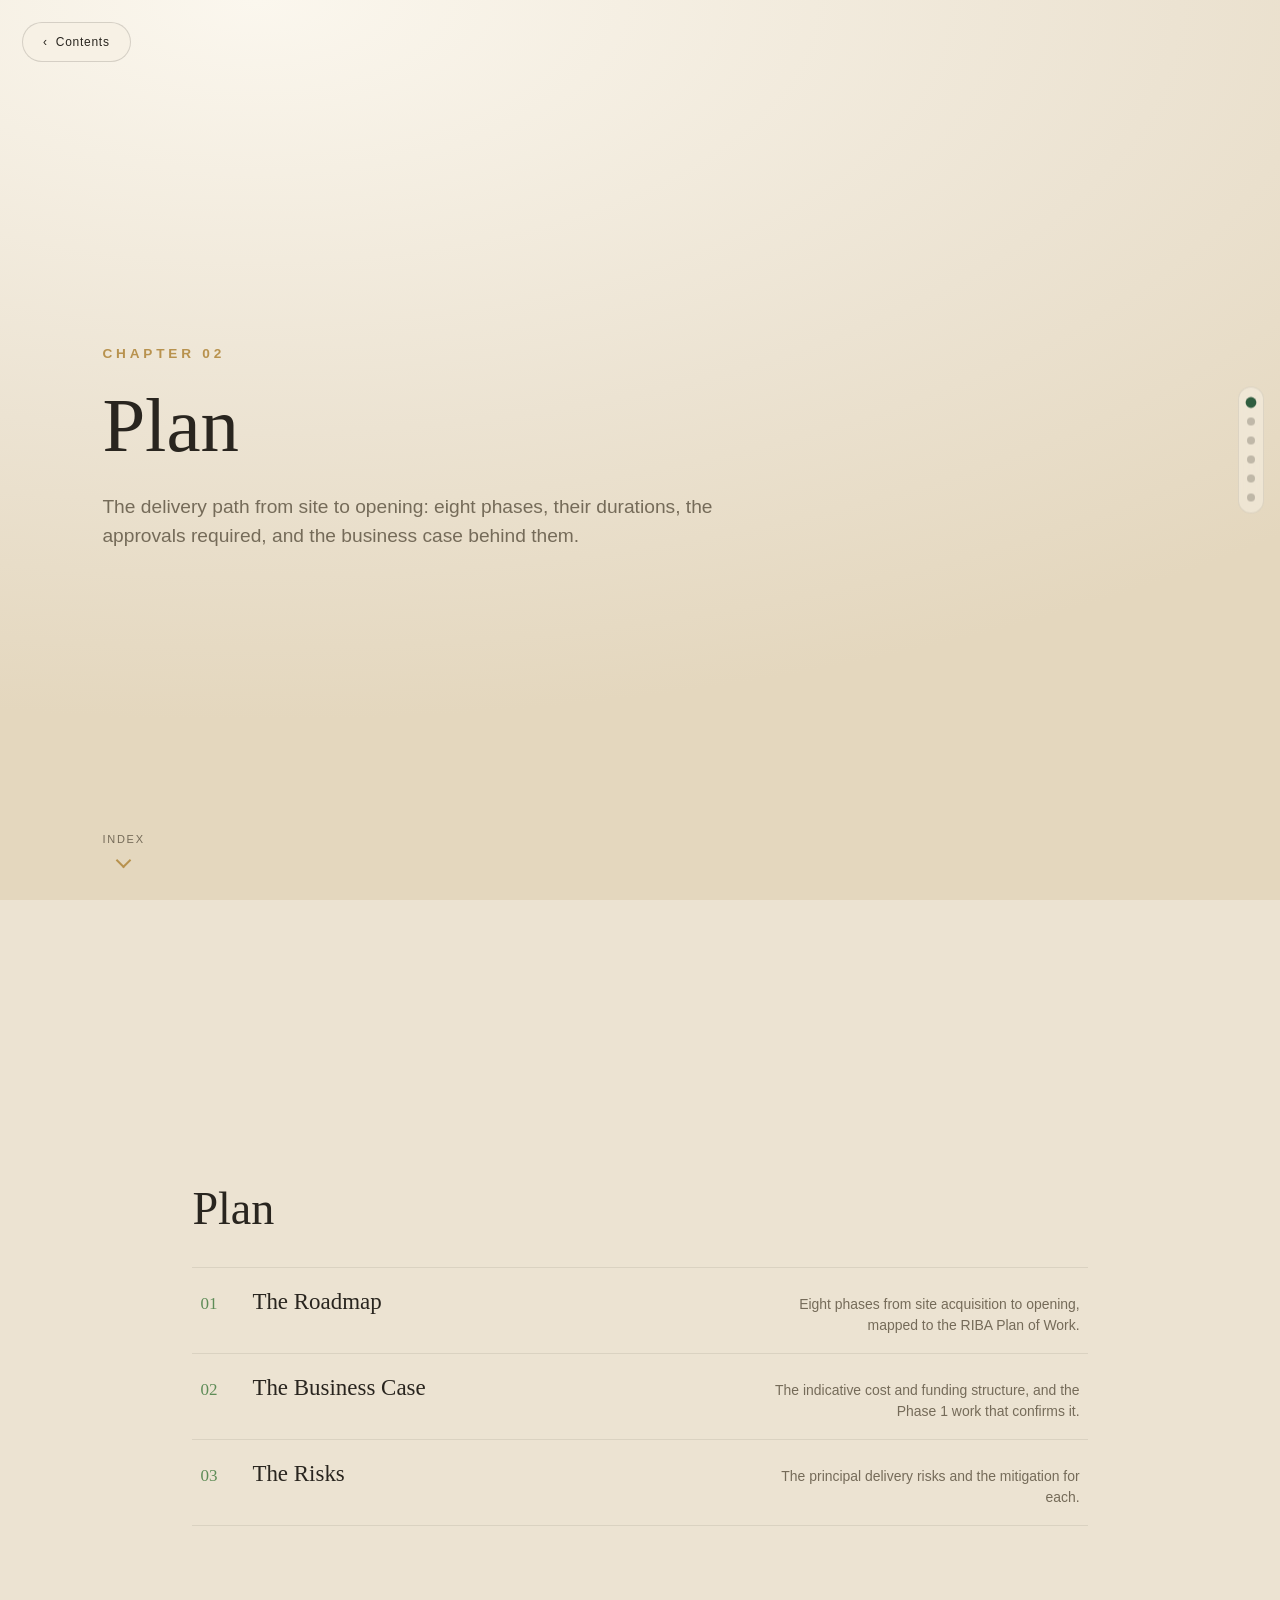
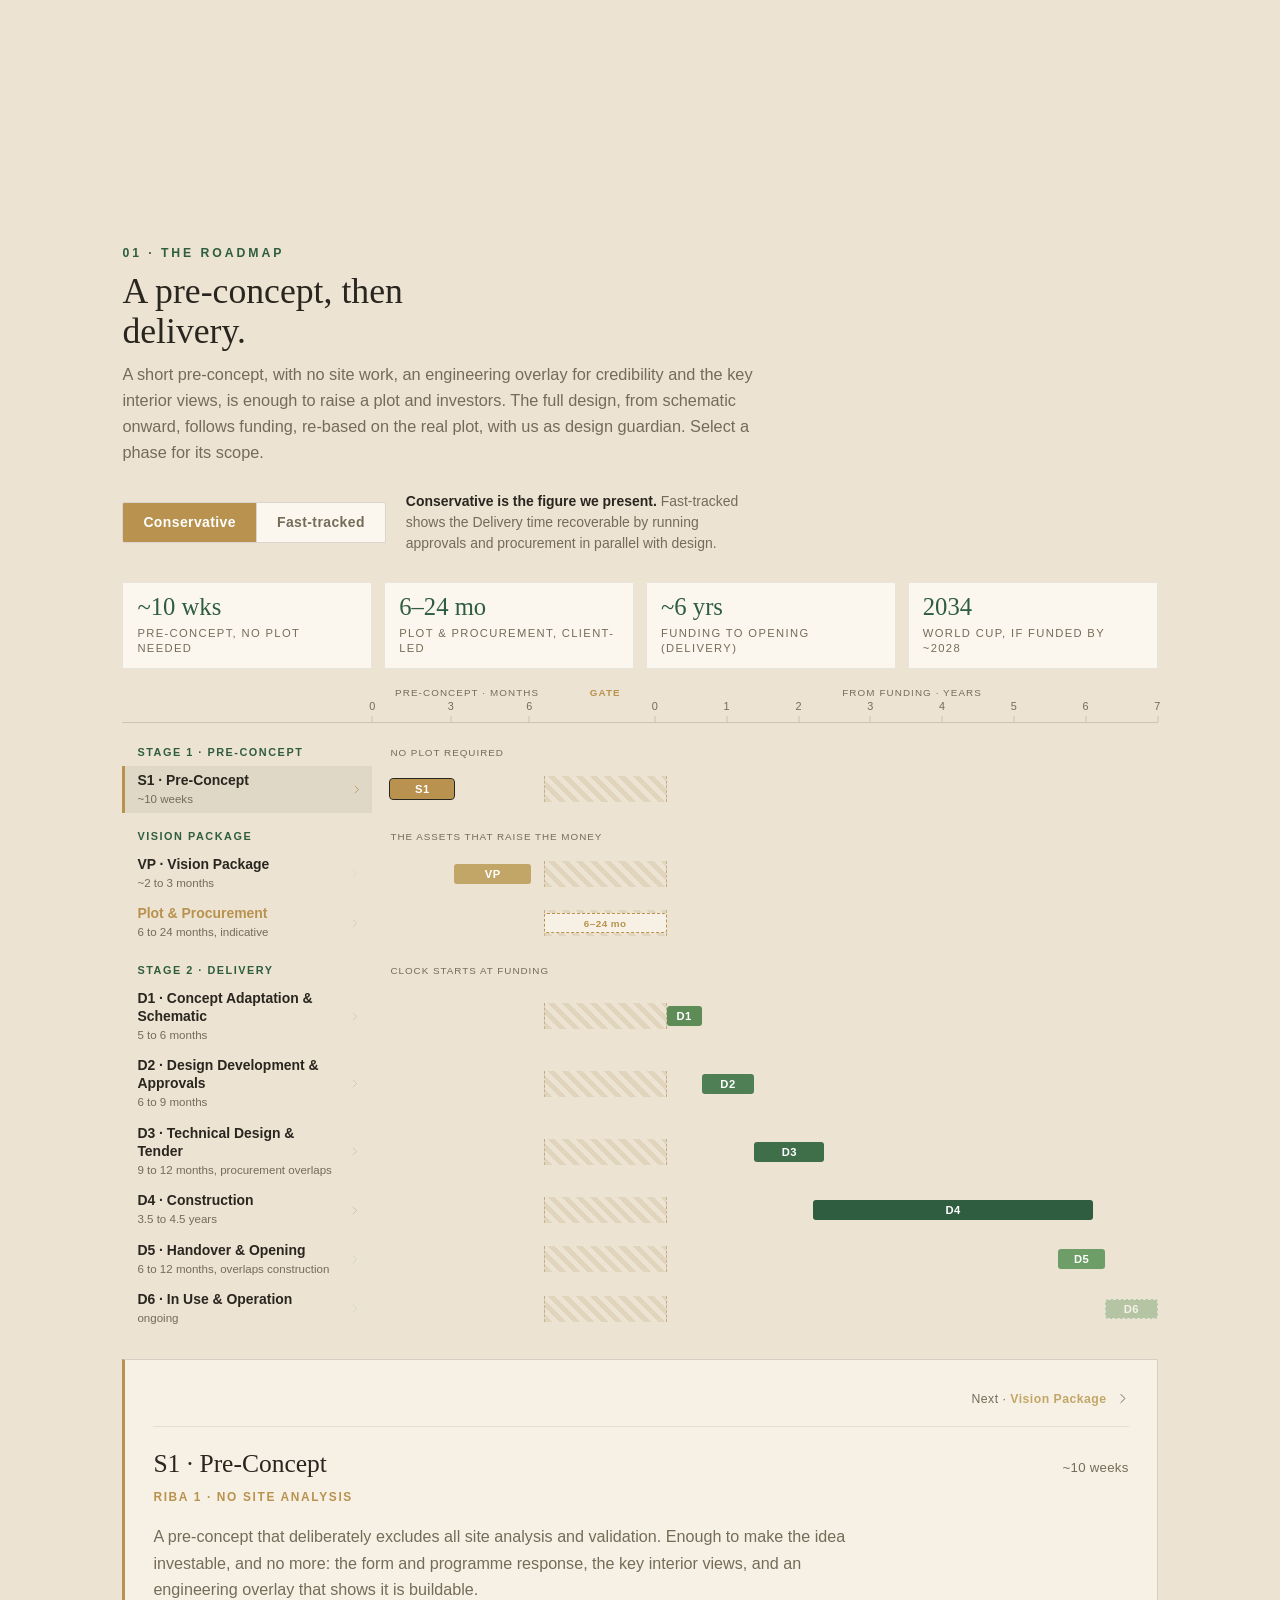
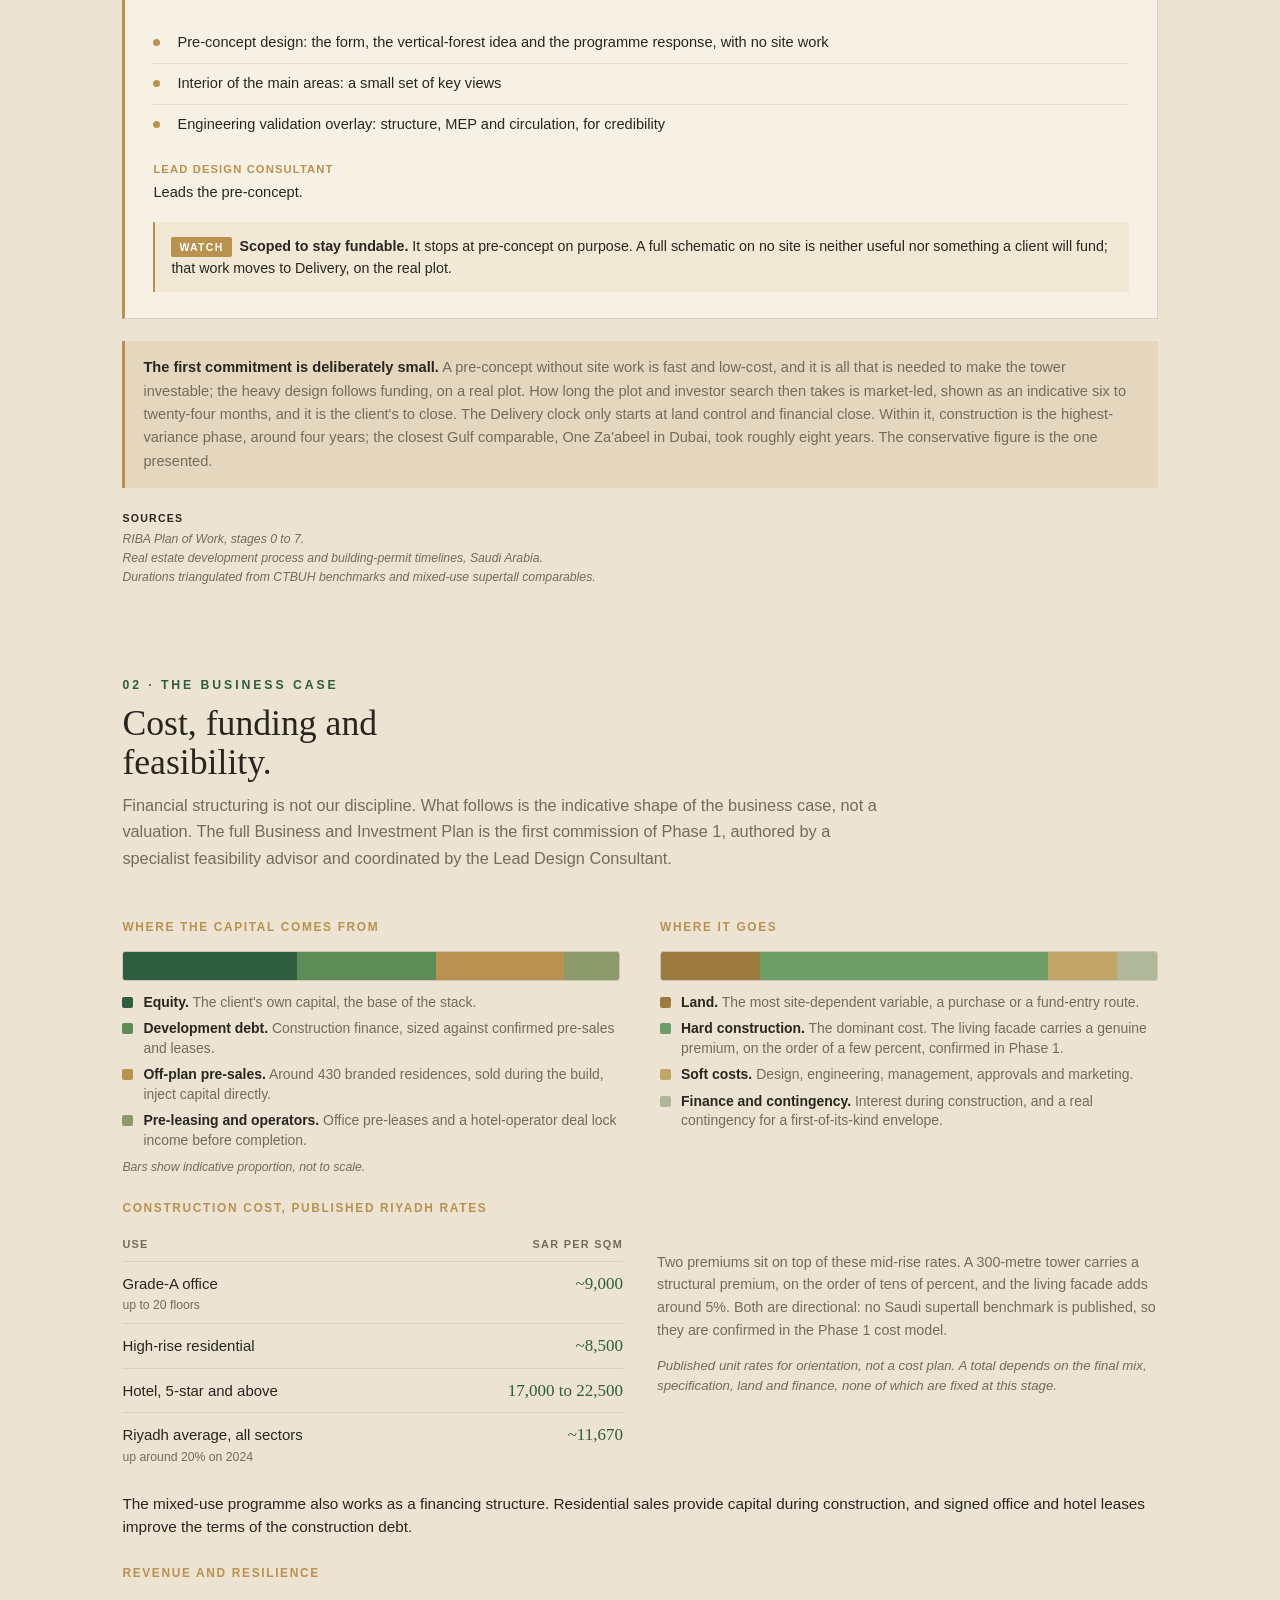
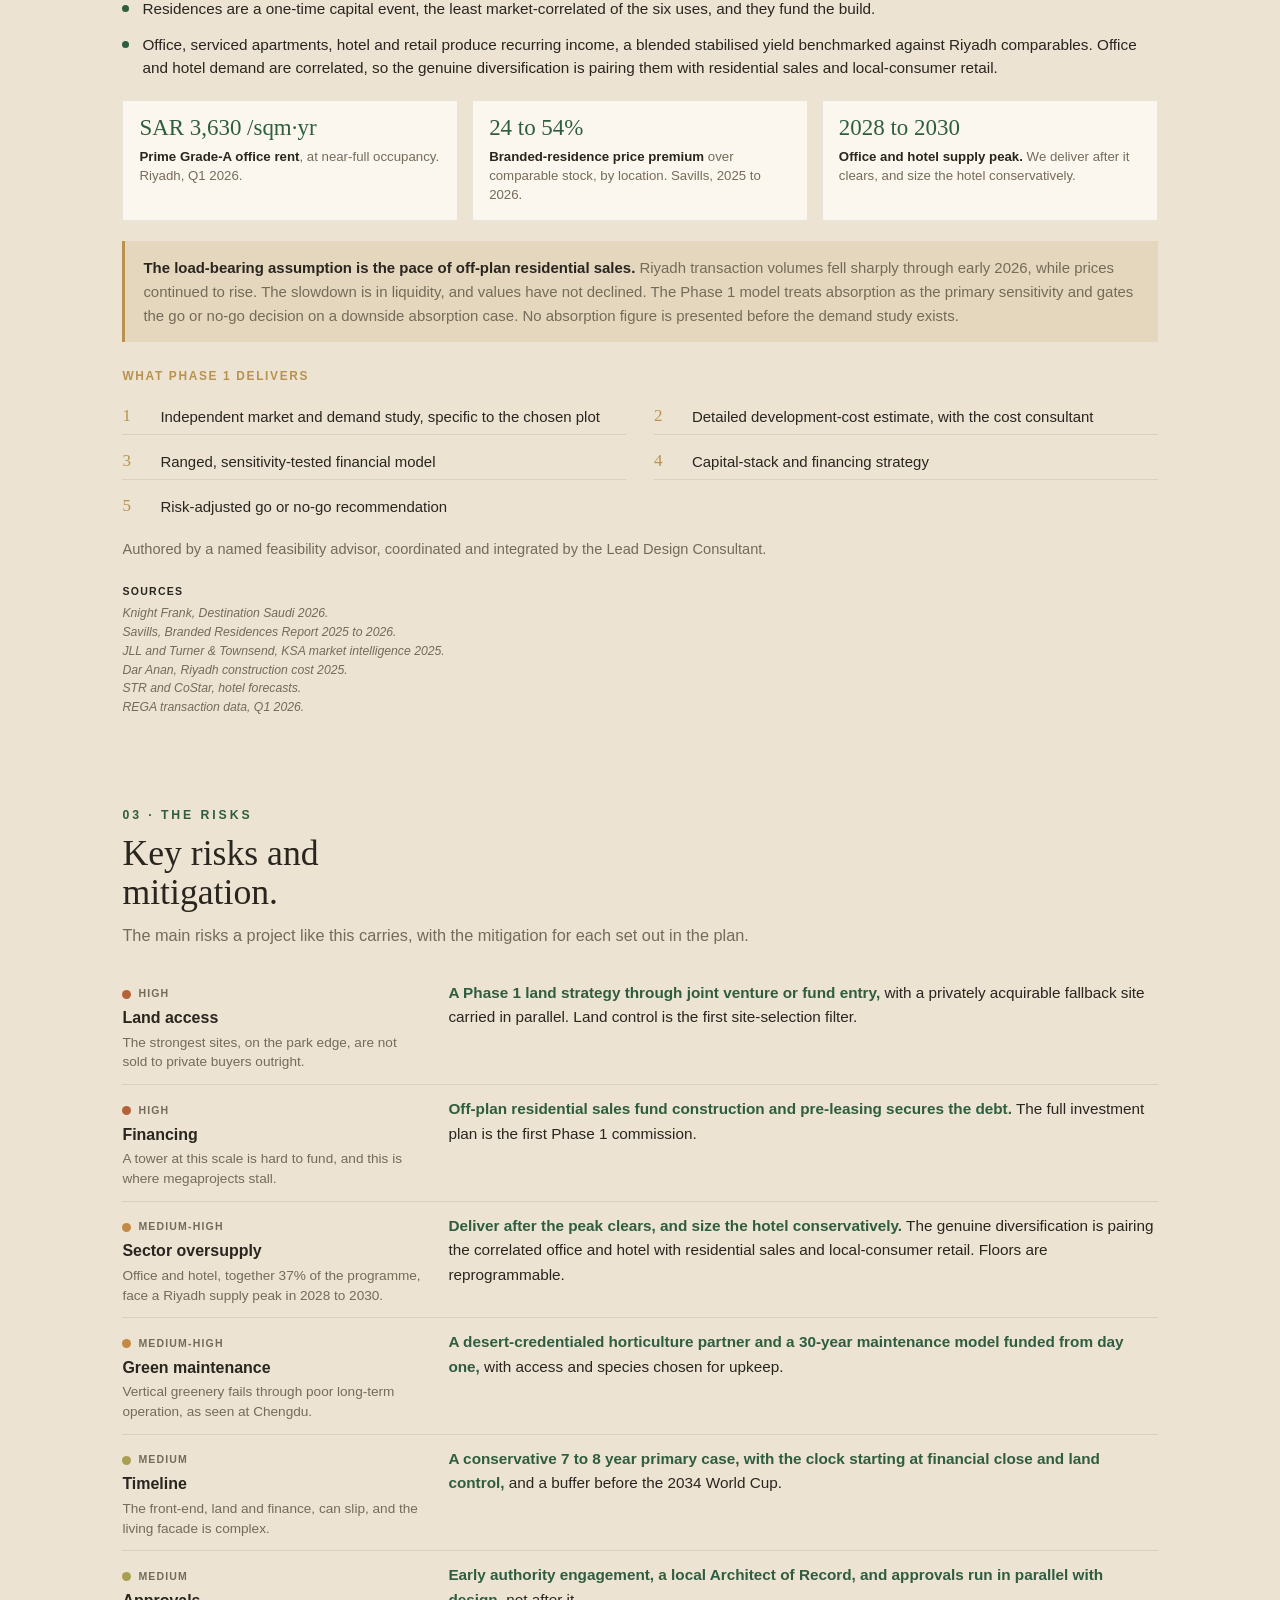
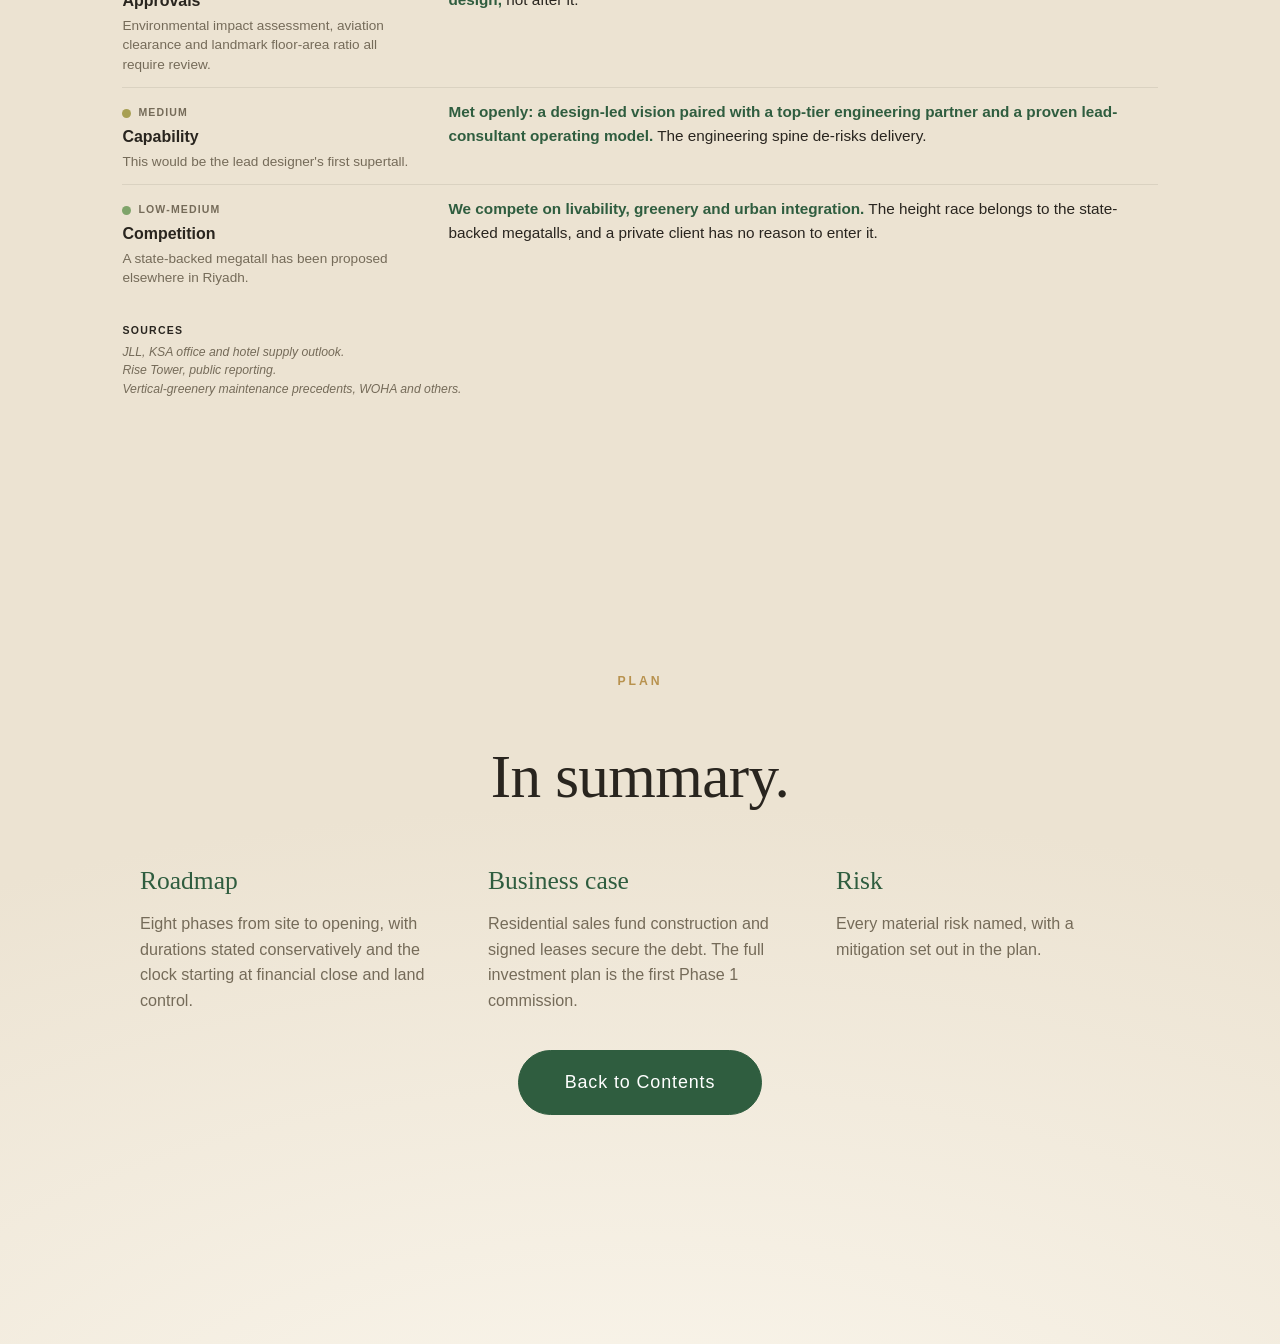
<file: 02-plan.html>
<!DOCTYPE html>
<html lang="en">
<head>
<meta charset="UTF-8" />
<meta name="viewport" content="width=device-width, initial-scale=1.0" />
<title>Plan · Riyadh Tower · External Reference</title>
<link rel="stylesheet" href="css/style.css" />
<style>
  /* =====================================================================
     CHAPTER 02 · PLAN · Roadmap Gantt
     Interactive RIBA-phase timeline. Light sandstone re-skin of the
     TAF timeline pattern: tab + positioned bar per phase, click to expand
     a detail panel, plus a Conservative / Fast-track toggle that re-lays
     the bars. Scoped with the rm- prefix so nothing else is touched.
     ===================================================================== */
  .rm { max-width: 1080px; margin: 12px auto 0; width: 100%; --rm-tab: 250px; --rm-gap: 18px; }

  /* Compact the section header so more of the Gantt is above the fold */
  #roadmap { padding-top: 44px !important; }
  #roadmap .eyebrow { margin-bottom: 10px; }
  #roadmap h2 { font-size: clamp(1.5rem, 2.8vw, 2.1rem); margin-bottom: 10px; }
  #roadmap .lead { margin: 0; font-size: 0.96rem; max-width: 74ch; }

  /* ---------- Scenario toggle ---------- */
  .rm-toolbar { display: flex; align-items: center; gap: 20px; flex-wrap: wrap; margin-bottom: 14px; }
  .rm-toggle { display: inline-flex; border: 1px solid var(--line); border-radius: 2px; overflow: hidden; background: var(--paper-2); }
  .rm-toggle button {
    font: inherit; font-size: 0.82rem; font-weight: 600; letter-spacing: 0.03em;
    padding: 9px 20px; border: none; background: transparent; color: var(--ink-dim);
    cursor: pointer; transition: background 0.2s ease, color 0.2s ease;
  }
  .rm-toggle button + button { border-left: 1px solid var(--line); }
  .rm-toggle button.is-active { background: var(--gold); color: #fff; }
  .rm-toggle-note { font-size: 0.82rem; color: var(--ink-dim); max-width: 46ch; line-height: 1.5; }
  .rm-toggle-note b { color: var(--ink); font-weight: 600; }

  /* ---------- Metrics ---------- */
  .rm-metrics { display: grid; grid-template-columns: repeat(4, 1fr); gap: 12px; margin-bottom: 18px; }
  .rm-metric { border: 1px solid var(--line-soft); background: var(--paper-2); padding: 12px 14px 11px; }
  .rm-metric-value { font-family: var(--serif); font-size: 1.45rem; color: var(--green); line-height: 1; margin-bottom: 6px; }
  .rm-metric-label { font-size: 0.66rem; text-transform: uppercase; letter-spacing: 0.12em; color: var(--ink-dim); line-height: 1.4; }

  /* ---------- Gantt ---------- */
  .rm-gantt { margin-bottom: 6px; }
  /* zone captions above the axis */
  .rm-zonecaps { display: grid; grid-template-columns: var(--rm-tab) 1fr; gap: var(--rm-gap); align-items: end; margin-bottom: 3px; }
  .rm-caps { position: relative; height: 14px; }
  .rm-cap { position: absolute; bottom: 0; transform: translateX(-50%); font-size: 0.58rem; text-transform: uppercase; letter-spacing: 0.11em; color: var(--ink-dim); white-space: nowrap; }
  .rm-cap.rm-cap--gate { color: var(--gold); font-weight: 700; }
  .rm-axis-wrap { display: grid; grid-template-columns: var(--rm-tab) 1fr; align-items: end; }
  .rm-axis { position: relative; height: 18px; }
  .rm-axis-tick { position: absolute; bottom: 0; width: 1px; height: 6px; background: var(--line); transform: translateX(-0.5px); }
  .rm-axis-label { position: absolute; bottom: 8px; transform: translateX(-50%); font-size: 0.64rem; color: var(--ink-dim); letter-spacing: 0.04em; }
  .rm-baseline { grid-column: 1 / -1; height: 1px; background: var(--line); margin: 0 0 8px; }

  .rm-rows { display: flex; flex-direction: column; gap: 2px; }
  .rm-row { display: grid; grid-template-columns: var(--rm-tab) 1fr; align-items: center; gap: var(--rm-gap); }

  /* stage dividers */
  .rm-stage-div { display: grid; grid-template-columns: var(--rm-tab) 1fr; gap: var(--rm-gap); align-items: baseline; margin: 13px 0 3px; }
  .rm-stage-name { font-size: 0.64rem; text-transform: uppercase; letter-spacing: 0.14em; font-weight: 700; color: var(--green); padding-left: 15px; }
  .rm-stage-sub { font-size: 0.58rem; text-transform: uppercase; letter-spacing: 0.1em; color: var(--ink-dim); }
  .rm-tab {
    --tab: var(--gold);
    display: grid; grid-template-columns: 1fr auto; align-items: center; gap: 10px;
    padding: 5px 12px; background: transparent; border: none; border-left: 3px solid transparent;
    text-align: left; cursor: pointer; color: inherit; font: inherit; width: 100%;
    transition: background 0.2s ease, border-left-color 0.2s ease;
  }
  .rm-tab:hover:not(.is-active) { background: rgba(41,37,31,0.035); border-left-color: color-mix(in srgb, var(--tab) 45%, transparent); }
  .rm-tab.is-active { background: rgba(41,37,31,0.06); border-left-color: var(--tab); }
  .rm-tab-name { display: block; font-size: 0.82rem; font-weight: 600; line-height: 1.3; }
  .rm-tab-meta { display: block; font-size: 0.68rem; color: var(--ink-dim); margin-top: 2px; }
  .rm-tab-arrow { width: 11px; height: 11px; flex-shrink: 0; color: var(--tab); opacity: 0.25; transition: opacity 0.2s ease, transform 0.2s ease; }
  .rm-tab:hover:not(.is-active) .rm-tab-arrow { opacity: 0.55; }
  .rm-tab.is-active .rm-tab-arrow { opacity: 1; transform: translateX(2px); }

  .rm-track { position: relative; height: 24px; }
  /* the gate zone (plot & investors) runs as a hatched band through every row */
  .rm-gatecol { position: absolute; top: -1px; bottom: -1px; left: 20%; width: 16%; pointer-events: none;
    background: repeating-linear-gradient(45deg, rgba(156,123,63,0.14) 0 5px, transparent 5px 10px);
    border-left: 1px dashed rgba(156,123,63,0.45); border-right: 1px dashed rgba(156,123,63,0.45); }
  .rm-bar {
    position: absolute; top: 2px; height: 20px; border-radius: 3px; cursor: pointer;
    display: flex; align-items: center; justify-content: center;
    color: #fff; font-size: 0.66rem; font-weight: 600; letter-spacing: 0.04em; border: none;
    outline: 1.5px solid transparent; outline-offset: 0; user-select: none;
    transition: left 480ms cubic-bezier(.4,0,.2,1), width 480ms cubic-bezier(.4,0,.2,1), filter 200ms ease, transform 200ms ease, outline-color 200ms ease, box-shadow 200ms ease;
  }
  .rm-bar:hover:not(.is-active) { filter: brightness(1.08); transform: scaleY(1.12); z-index: 2; }
  .rm-bar.is-active { outline-color: var(--ink); z-index: 3; box-shadow: var(--shadow); }
  .rm-bar.rm-ongoing { opacity: 0.5; border: 1px dashed rgba(255,255,255,0.7); }
  /* gate row's bar: a labelled marker over the hatched band, not a solid duration bar */
  .rm-bar--gate { background: var(--paper) !important; color: var(--gold); border: 1px dashed var(--gold);
    font-size: 0.58rem; font-weight: 700; letter-spacing: 0.05em; }
  .rm-bar--gate.is-active { outline-color: var(--gold); }
  .rm-row--gate .rm-tab-name { color: var(--gold); }

  /* ---------- Detail panel ---------- */
  .rm-panel-wrap { margin-top: 26px; }
  .rm-panel {
    background: var(--paper); border: 1px solid var(--line); border-left: 3px solid var(--gold);
    padding: 26px 28px; transition: border-left-color 300ms ease, opacity 200ms ease, transform 300ms ease;
  }
  .rm-panel.is-swapping { opacity: 0; transform: translateY(6px); }
  .rm-panel-nav { display: flex; align-items: center; justify-content: space-between; gap: 16px; margin: 0 0 18px; padding: 0 0 14px; border-bottom: 1px solid var(--line-soft); }
  .rm-nav-btn { display: inline-flex; align-items: center; gap: 9px; background: none; border: none; padding: 4px 0; font: inherit; font-size: 0.72rem; letter-spacing: 0.04em; color: var(--ink-dim); cursor: pointer; transition: color 0.2s ease; }
  .rm-nav-btn:hover { color: var(--ink); }
  .rm-nav-btn.is-hidden { visibility: hidden; pointer-events: none; }
  .rm-nav-arrow { width: 13px; height: 13px; flex-shrink: 0; transition: transform 0.2s ease; }
  .rm-nav-btn--prev:hover .rm-nav-arrow { transform: translateX(-3px); }
  .rm-nav-btn--next:hover .rm-nav-arrow { transform: translateX(3px); }
  .rm-nav-phase { font-weight: 600; }

  .rm-panel-head { display: flex; align-items: baseline; justify-content: space-between; gap: 22px; margin-bottom: 6px; flex-wrap: wrap; }
  .rm-panel-name { font-family: var(--serif); font-size: 1.5rem; font-weight: 400; color: var(--ink); margin: 0; }
  .rm-panel-range { font-size: 0.78rem; color: var(--ink-dim); letter-spacing: 0.02em; white-space: nowrap; }
  .rm-panel-stage { font-size: 0.7rem; text-transform: uppercase; letter-spacing: 0.14em; font-weight: 700; margin: 0 0 16px; }
  .rm-panel-desc { font-size: 0.95rem; color: var(--ink-dim); line-height: 1.65; margin: 0 0 20px; max-width: 78ch; }

  .rm-list { list-style: none; padding: 0; margin: 0 0 4px; }
  .rm-item { display: grid; grid-template-columns: 12px 1fr; align-items: start; gap: 12px; padding: 9px 0; border-bottom: 1px solid var(--line-soft); font-size: 0.86rem; }
  .rm-item:last-child { border-bottom: none; }
  .rm-dot { width: 7px; height: 7px; border-radius: 50%; margin-top: 7px; }
  .rm-item-text { color: var(--ink); line-height: 1.5; }

  .rm-role { margin-top: 16px; font-size: 0.86rem; color: var(--ink); }
  .rm-role b { text-transform: uppercase; letter-spacing: 0.1em; font-size: 0.66rem; color: var(--gold); display: block; margin-bottom: 4px; }

  .rm-gate { margin-top: 18px; padding: 13px 16px; font-size: 0.84rem; line-height: 1.55; color: var(--ink); }
  .rm-gate--go { background: rgba(47,93,63,0.08); border-left: 2px solid var(--green); }
  .rm-gate--caution { background: rgba(184,146,78,0.10); border-left: 2px solid var(--gold); }
  .rm-gate-label { display: inline-block; font-size: 0.62rem; font-weight: 700; letter-spacing: 0.12em; text-transform: uppercase; margin-right: 8px; padding: 2px 8px; border-radius: 2px; }
  .rm-gate--go .rm-gate-label { color: #fff; background: var(--green); }
  .rm-gate--caution .rm-gate-label { color: #fff; background: var(--gold); }

  /* ---------- Variance note ---------- */
  .rm-variance { margin-top: 22px; background: var(--bg-alt); border-left: 3px solid var(--gold); padding: 15px 18px; font-size: 0.86rem; color: var(--ink-dim); line-height: 1.6; }
  .rm-variance b { color: var(--ink); font-weight: 600; }

  @media (max-width: 820px) {
    .rm { --rm-tab: 140px; --rm-gap: 10px; }
    .rm-metrics { grid-template-columns: repeat(2, 1fr); }
    .rm-tab { padding: 8px 9px; }
    .rm-tab-name { font-size: 0.76rem; }
  }

  /* =====================================================================
     CHAPTER 02 · PLAN · Business Case
     Sober, indicative only. No headline total. Two proportional bars
     (funding and cost), sourced anchors, an openly-stated key risk, and
     the Phase 1 deliverable. Scoped with the bc- prefix.
     ===================================================================== */
  #business-case { padding-top: 44px !important; }
  #business-case .eyebrow { margin-bottom: 10px; }
  #business-case h2 { font-size: clamp(1.5rem, 2.8vw, 2.1rem); margin-bottom: 10px; }
  #business-case .lead { margin: 0; font-size: 0.96rem; max-width: 84ch; }
  .bc { max-width: 1080px; margin: 22px auto 0; width: 100%; }
  .bc-block { margin-top: 26px; }
  .bc-h4 { font-size: 0.7rem; text-transform: uppercase; letter-spacing: 0.14em; font-weight: 700; color: var(--gold); margin: 0 0 14px; }

  /* Two proportional bars */
  .bc-bars { display: grid; grid-template-columns: 1fr 1fr; gap: 40px; }
  .bc-bar { display: flex; height: 30px; border-radius: 3px; overflow: hidden; border: 1px solid var(--line); }
  .bc-seg { height: 100%; }
  .bc-legend { list-style: none; padding: 0; margin: 12px 0 0; display: flex; flex-direction: column; gap: 7px; }
  .bc-legend li { display: flex; align-items: flex-start; gap: 10px; font-size: 0.82rem; line-height: 1.4; }
  .bc-sw { width: 11px; height: 11px; border-radius: 2px; margin-top: 4px; flex-shrink: 0; }
  .bc-legend b { font-weight: 600; }
  .bc-legend .role { color: var(--ink-dim); }
  .bc-takeaway { margin: 18px 0 0; font-size: 0.9rem; color: var(--ink); }
  .bc-takeaway b { color: var(--green); font-weight: 600; }
  .bc-scale { font-size: 0.72rem; color: var(--ink-dim); margin: 8px 0 0; font-style: italic; }

  /* Indicative construction unit rates (sourced, per sqm). No grand total. */
  .bc-rates-wrap { margin-top: 18px; display: grid; grid-template-columns: 1fr 1fr; gap: 34px; align-items: start; }
  .bc-rates { width: 100%; border-collapse: collapse; }
  .bc-rates thead th { text-align: left; font-size: 0.64rem; text-transform: uppercase; letter-spacing: 0.12em; color: var(--ink-dim); font-weight: 700; padding: 0 12px 8px 0; }
  .bc-rates thead th.r { text-align: right; padding-right: 0; }
  .bc-rates td { padding: 9px 12px 9px 0; border-top: 1px solid var(--line-soft); font-size: 0.88rem; color: var(--ink); vertical-align: baseline; }
  .bc-rates td.rate { text-align: right; font-family: var(--serif); font-size: 1rem; color: var(--green); white-space: nowrap; padding-right: 0; }
  .bc-rates td.use small { display: block; font-size: 0.72rem; color: var(--ink-dim); margin-top: 1px; }
  .bc-rate-note { font-size: 0.84rem; color: var(--ink-dim); line-height: 1.6; }
  .bc-rate-note b { color: var(--ink); font-weight: 600; }
  .bc-rate-dis { margin-top: 12px; font-size: 0.78rem; font-style: italic; color: var(--ink-dim); line-height: 1.5; }

  /* Why it holds */
  .bc-hold-points { list-style: none; padding: 0; margin: 0; display: grid; gap: 12px; }
  .bc-hold-points li { display: grid; grid-template-columns: 8px 1fr; gap: 12px; font-size: 0.9rem; color: var(--ink); line-height: 1.55; }
  .bc-hold-points .d { width: 7px; height: 7px; border-radius: 50%; margin-top: 8px; background: var(--green); }

  /* Sourced anchors */
  .bc-anchors { display: grid; grid-template-columns: repeat(3, 1fr); gap: 14px; margin-top: 20px; }
  .bc-anchor { border: 1px solid var(--line-soft); background: var(--paper-2); padding: 15px 16px; }
  .bc-anchor .v { font-family: var(--serif); font-size: 1.35rem; color: var(--green); line-height: 1.05; margin-bottom: 7px; }
  .bc-anchor .l { font-size: 0.78rem; color: var(--ink-dim); line-height: 1.45; }
  .bc-anchor .l b { color: var(--ink); font-weight: 600; }

  /* Openly-stated key risk */
  .bc-note { margin-top: 20px; background: var(--bg-alt); border-left: 3px solid var(--gold); padding: 15px 18px; font-size: 0.88rem; color: var(--ink-dim); line-height: 1.6; }
  .bc-note b { color: var(--ink); font-weight: 600; }

  /* Phase 1 deliverable */
  .bc-steps { list-style: none; counter-reset: bcs; padding: 0; margin: 0; display: grid; grid-template-columns: repeat(2, 1fr); gap: 10px 28px; }
  .bc-steps li { counter-increment: bcs; display: grid; grid-template-columns: 26px 1fr; gap: 12px; align-items: start; font-size: 0.88rem; color: var(--ink); line-height: 1.45; padding: 6px 0; border-bottom: 1px solid var(--line-soft); }
  .bc-steps li::before { content: counter(bcs); font-family: var(--serif); font-size: 1rem; color: var(--gold); line-height: 1.2; }
  .bc-steps li:nth-last-child(-n+1) { border-bottom: none; }
  .bc-close { margin: 16px 0 0; font-size: 0.86rem; color: var(--ink-dim); }

  @media (max-width: 820px) {
    .bc-bars { grid-template-columns: 1fr; gap: 26px; }
    .bc-anchors { grid-template-columns: 1fr; }
    .bc-steps { grid-template-columns: 1fr; }
    .bc-rates-wrap { grid-template-columns: 1fr; gap: 18px; }
  }

  /* =====================================================================
     CHAPTER 02 · PLAN · Risks (register)
     Sober, everything visible. Naming the risks is the plan. bc/rk scoped.
     ===================================================================== */
  #risk { padding-top: 44px !important; }
  #risk .eyebrow { margin-bottom: 10px; }
  #risk h2 { font-size: clamp(1.5rem, 2.8vw, 2.1rem); margin-bottom: 10px; }
  #risk .lead { margin: 0; font-size: 0.96rem; max-width: 82ch; }
  .rk { max-width: 1080px; margin: 20px auto 0; width: 100%; }
  .rk-list { display: grid; gap: 0; }
  .rk-row { display: grid; grid-template-columns: 300px 1fr; gap: 26px; align-items: start; padding: 12px 0; border-top: 1px solid var(--line-soft); }
  .rk-row:first-child { border-top: none; }
  .rk-sev { display: inline-flex; align-items: center; gap: 7px; font-size: 0.62rem; text-transform: uppercase; letter-spacing: 0.11em; font-weight: 700; color: var(--ink-dim); margin-bottom: 6px; }
  .rk-dot { width: 9px; height: 9px; border-radius: 50%; flex-shrink: 0; }
  .rk-name { font-size: 0.94rem; font-weight: 600; color: var(--ink); line-height: 1.3; }
  .rk-name small { display: block; font-weight: 400; font-size: 0.8rem; color: var(--ink-dim); margin-top: 4px; line-height: 1.45; }
  .rk-resp { font-size: 0.9rem; color: var(--ink); line-height: 1.6; }
  .rk-resp b { color: var(--green); font-weight: 600; }

  @media (max-width: 820px) {
    .rk-row { grid-template-columns: 1fr; gap: 8px; }
  }
</style>
</head>
<body>

<a href="index.html#menu" class="back-btn" id="backBtn">‹&nbsp; Contents</a>

<!-- ===================== PLAN COVER ===================== -->
<section class="chapter-open slide">
  <p class="kicker">Chapter 02</p>
  <h1>Plan</h1>
  <p class="intro">The delivery path from site to opening: eight phases, their durations, the approvals required, and the business case behind them.</p>
  <a href="#plan-index" class="scroll-cue" style="position:absolute; bottom:34px; left:8vw; transform:none;">
    <span>Index</span><span class="arrow"></span>
  </a>
</section>

<!-- ===================== PLAN INDEX ===================== -->
<section class="vindex slide" id="plan-index">
  <h2>Plan</h2>
  <ul class="toc">
    <li><a href="#roadmap"><span class="tnum">01</span><span class="ttl">The Roadmap</span><span class="tds">Eight phases from site acquisition to opening, mapped to the RIBA Plan of Work.</span></a></li>
    <li><a href="#business-case"><span class="tnum">02</span><span class="ttl">The Business Case</span><span class="tds">The indicative cost and funding structure, and the Phase 1 work that confirms it.</span></a></li>
    <li><a href="#risk"><span class="tnum">03</span><span class="ttl">The Risks</span><span class="tds">The principal delivery risks and the mitigation for each.</span></a></li>
  </ul>
</section>

<!-- ===================== 01 ROADMAP ===================== -->
<section class="section slide" id="roadmap" style="justify-content:flex-start;">
  <p class="eyebrow green">01 · The Roadmap</p>
  <h2>A pre-concept, then delivery.</h2>
  <p class="lead">A short pre-concept, with no site work, an engineering overlay for credibility and the key interior views, is enough to raise a plot and investors. The full design, from schematic onward, follows funding, re-based on the real plot, with us as design guardian. Select a phase for its scope.</p>

  <div class="rm">

    <div class="rm-toolbar">
      <div class="rm-toggle" id="rmToggle" role="group" aria-label="Timeline scenario">
        <button type="button" class="is-active" data-scn="cons">Conservative</button>
        <button type="button" data-scn="fast">Fast-tracked</button>
      </div>
      <p class="rm-toggle-note"><b>Conservative is the figure we present.</b> Fast-tracked shows the Delivery time recoverable by running approvals and procurement in parallel with design.</p>
    </div>

    <div class="rm-metrics">
      <div class="rm-metric"><div class="rm-metric-value">~10 wks</div><div class="rm-metric-label">Pre-concept, no plot needed</div></div>
      <div class="rm-metric"><div class="rm-metric-value">6&ndash;24 mo</div><div class="rm-metric-label">Plot &amp; procurement, client-led</div></div>
      <div class="rm-metric"><div class="rm-metric-value" id="rmDeliv">~6 yrs</div><div class="rm-metric-label">Funding to opening (Delivery)</div></div>
      <div class="rm-metric"><div class="rm-metric-value">2034</div><div class="rm-metric-label">World Cup, if funded by ~2028</div></div>
    </div>

    <div class="rm-gantt">
      <div class="rm-zonecaps">
        <div></div>
        <div class="rm-caps" id="rmCaps"></div>
      </div>
      <div class="rm-axis-wrap">
        <div></div>
        <div class="rm-axis" id="rmAxis"></div>
      </div>
      <div class="rm-baseline"></div>
      <div class="rm-rows" id="rmRows"></div>
    </div>

    <div class="rm-panel-wrap">
      <article class="rm-panel" id="rmPanel">
        <div class="rm-panel-nav">
          <button type="button" class="rm-nav-btn rm-nav-btn--prev" id="rmPrev">
            <svg class="rm-nav-arrow" viewBox="0 0 16 16" fill="none" aria-hidden="true"><path d="M10 3 L5 8 L10 13" stroke="currentColor" stroke-width="1.2" stroke-linecap="round" stroke-linejoin="round"/></svg>
            <span><span>Previous · </span><span class="rm-nav-phase" id="rmPrevName"></span></span>
          </button>
          <button type="button" class="rm-nav-btn rm-nav-btn--next" id="rmNext">
            <span><span>Next · </span><span class="rm-nav-phase" id="rmNextName"></span></span>
            <svg class="rm-nav-arrow" viewBox="0 0 16 16" fill="none" aria-hidden="true"><path d="M6 3 L11 8 L6 13" stroke="currentColor" stroke-width="1.2" stroke-linecap="round" stroke-linejoin="round"/></svg>
          </button>
        </div>
        <div class="rm-panel-head">
          <h3 class="rm-panel-name" id="rmName">Phase</h3>
          <div class="rm-panel-range" id="rmRange"></div>
        </div>
        <p class="rm-panel-stage" id="rmStage"></p>
        <p class="rm-panel-desc" id="rmDesc"></p>
        <ul class="rm-list" id="rmItems"></ul>
        <div class="rm-role"><b>Lead Design Consultant</b><span id="rmRole"></span></div>
        <div id="rmGateSlot"></div>
      </article>
    </div>

    <aside class="rm-variance">
      <b>The first commitment is deliberately small.</b> A pre-concept without site work is fast and low-cost, and it is all that is needed to make the tower investable; the heavy design follows funding, on a real plot. How long the plot and investor search then takes is market-led, shown as an indicative six to twenty-four months, and it is the client's to close. The Delivery clock only starts at land control and financial close. Within it, construction is the highest-variance phase, around four years; the closest Gulf comparable, One Za'abeel in Dubai, took roughly eight years. The conservative figure is the one presented.
    </aside>

  </div>
  <p class="src"><b>Sources</b><span class="s">RIBA Plan of Work, stages 0 to 7.</span><span class="s">Real estate development process and building-permit timelines, Saudi Arabia.</span><span class="s">Durations triangulated from CTBUH benchmarks and mixed-use supertall comparables.</span></p>
</section>

<!-- ===================== 02 BUSINESS CASE ===================== -->
<section class="section slide" id="business-case" style="justify-content:flex-start;">
  <p class="eyebrow green">02 · The Business Case</p>
  <h2>Cost, funding and feasibility.</h2>
  <p class="lead">Financial structuring is not our discipline. What follows is the indicative shape of the business case, not a valuation. The full Business and Investment Plan is the first commission of Phase 1, authored by a specialist feasibility advisor and coordinated by the Lead Design Consultant.</p>

  <div class="bc">

    <!-- Funding and cost, as proportional shape -->
    <div class="bc-block">
      <div class="bc-bars">
        <div>
          <p class="bc-h4">Where the capital comes from</p>
          <div class="bc-bar" aria-hidden="true">
            <div class="bc-seg" style="width:35%; background:#2F5D3F"></div>
            <div class="bc-seg" style="width:28%; background:#5E8C57"></div>
            <div class="bc-seg" style="width:26%; background:#B8924E"></div>
            <div class="bc-seg" style="width:11%; background:#8a9a6a"></div>
          </div>
          <ul class="bc-legend">
            <li><span class="bc-sw" style="background:#2F5D3F"></span><span><b>Equity.</b> <span class="role">The client's own capital, the base of the stack.</span></span></li>
            <li><span class="bc-sw" style="background:#5E8C57"></span><span><b>Development debt.</b> <span class="role">Construction finance, sized against confirmed pre-sales and leases.</span></span></li>
            <li><span class="bc-sw" style="background:#B8924E"></span><span><b>Off-plan pre-sales.</b> <span class="role">Around 430 branded residences, sold during the build, inject capital directly.</span></span></li>
            <li><span class="bc-sw" style="background:#8a9a6a"></span><span><b>Pre-leasing and operators.</b> <span class="role">Office pre-leases and a hotel-operator deal lock income before completion.</span></span></li>
          </ul>
        </div>
        <div>
          <p class="bc-h4">Where it goes</p>
          <div class="bc-bar" aria-hidden="true">
            <div class="bc-seg" style="width:20%; background:#9C7B3F"></div>
            <div class="bc-seg" style="width:58%; background:#6E9E67"></div>
            <div class="bc-seg" style="width:14%; background:#c2a668"></div>
            <div class="bc-seg" style="width:8%; background:#b0b89a"></div>
          </div>
          <ul class="bc-legend">
            <li><span class="bc-sw" style="background:#9C7B3F"></span><span><b>Land.</b> <span class="role">The most site-dependent variable, a purchase or a fund-entry route.</span></span></li>
            <li><span class="bc-sw" style="background:#6E9E67"></span><span><b>Hard construction.</b> <span class="role">The dominant cost. The living facade carries a genuine premium, on the order of a few percent, confirmed in Phase 1.</span></span></li>
            <li><span class="bc-sw" style="background:#c2a668"></span><span><b>Soft costs.</b> <span class="role">Design, engineering, management, approvals and marketing.</span></span></li>
            <li><span class="bc-sw" style="background:#b0b89a"></span><span><b>Finance and contingency.</b> <span class="role">Interest during construction, and a real contingency for a first-of-its-kind envelope.</span></span></li>
          </ul>
        </div>
      </div>
      <p class="bc-scale">Bars show indicative proportion, not to scale.</p>

      <p class="bc-h4" style="margin-top:24px;">Construction cost, published Riyadh rates</p>
      <div class="bc-rates-wrap">
        <table class="bc-rates">
          <thead><tr><th>Use</th><th class="r">SAR per sqm</th></tr></thead>
          <tbody>
            <tr><td class="use">Grade-A office <small>up to 20 floors</small></td><td class="rate">~9,000</td></tr>
            <tr><td class="use">High-rise residential</td><td class="rate">~8,500</td></tr>
            <tr><td class="use">Hotel, 5-star and above</td><td class="rate">17,000 to 22,500</td></tr>
            <tr><td class="use">Riyadh average, all sectors <small>up around 20% on 2024</small></td><td class="rate">~11,670</td></tr>
          </tbody>
        </table>
        <div class="bc-rate-note">
          <p>Two premiums sit on top of these mid-rise rates. A 300-metre tower carries a structural premium, on the order of tens of percent, and the living facade adds around 5%. Both are directional: no Saudi supertall benchmark is published, so they are confirmed in the Phase 1 cost model.</p>
          <p class="bc-rate-dis">Published unit rates for orientation, not a cost plan. A total depends on the final mix, specification, land and finance, none of which are fixed at this stage.</p>
        </div>
      </div>

      <p class="bc-takeaway">The mixed-use programme also works as a financing structure. Residential sales provide capital during construction, and signed office and hotel leases improve the terms of the construction debt.</p>
    </div>

    <!-- Why it holds -->
    <div class="bc-block">
      <p class="bc-h4">Revenue and resilience</p>
      <ul class="bc-hold-points">
        <li><span class="d"></span><span>Residences are a one-time capital event, the least market-correlated of the six uses, and they fund the build.</span></li>
        <li><span class="d"></span><span>Office, serviced apartments, hotel and retail produce recurring income, a blended stabilised yield benchmarked against Riyadh comparables. Office and hotel demand are correlated, so the genuine diversification is pairing them with residential sales and local-consumer retail.</span></li>
      </ul>

      <div class="bc-anchors">
        <div class="bc-anchor"><div class="v">SAR 3,630 /sqm&middot;yr</div><div class="l"><b>Prime Grade-A office rent</b>, at near-full occupancy. Riyadh, Q1 2026.</div></div>
        <div class="bc-anchor"><div class="v">24 to 54%</div><div class="l"><b>Branded-residence price premium</b> over comparable stock, by location. Savills, 2025 to 2026.</div></div>
        <div class="bc-anchor"><div class="v">2028 to 2030</div><div class="l"><b>Office and hotel supply peak.</b> We deliver after it clears, and size the hotel conservatively.</div></div>
      </div>

      <p class="bc-note"><b>The load-bearing assumption is the pace of off-plan residential sales.</b> Riyadh transaction volumes fell sharply through early 2026, while prices continued to rise. The slowdown is in liquidity, and values have not declined. The Phase 1 model treats absorption as the primary sensitivity and gates the go or no-go decision on a downside absorption case. No absorption figure is presented before the demand study exists.</p>
    </div>

    <!-- What Phase 1 delivers -->
    <div class="bc-block">
      <p class="bc-h4">What Phase 1 delivers</p>
      <ul class="bc-steps">
        <li><span>Independent market and demand study, specific to the chosen plot</span></li>
        <li><span>Detailed development-cost estimate, with the cost consultant</span></li>
        <li><span>Ranged, sensitivity-tested financial model</span></li>
        <li><span>Capital-stack and financing strategy</span></li>
        <li><span>Risk-adjusted go or no-go recommendation</span></li>
      </ul>
      <p class="bc-close">Authored by a named feasibility advisor, coordinated and integrated by the Lead Design Consultant.</p>
    </div>

  </div>
  <p class="src"><b>Sources</b><span class="s">Knight Frank, Destination Saudi 2026.</span><span class="s">Savills, Branded Residences Report 2025 to 2026.</span><span class="s">JLL and Turner &amp; Townsend, KSA market intelligence 2025.</span><span class="s">Dar Anan, Riyadh construction cost 2025.</span><span class="s">STR and CoStar, hotel forecasts.</span><span class="s">REGA transaction data, Q1 2026.</span></p>
</section>

<!-- ===================== 03 RISKS ===================== -->
<section class="section slide" id="risk" style="justify-content:flex-start;">
  <p class="eyebrow green">03 · The Risks</p>
  <h2>Key risks and mitigation.</h2>
  <p class="lead">The main risks a project like this carries, with the mitigation for each set out in the plan.</p>

  <div class="rk">
    <div class="rk-list">

      <div class="rk-row">
        <div class="rk-head"><span class="rk-sev"><span class="rk-dot" style="background:#b5623a"></span>High</span><div class="rk-name">Land access<small>The strongest sites, on the park edge, are not sold to private buyers outright.</small></div></div>
        <div class="rk-resp"><b>A Phase 1 land strategy through joint venture or fund entry,</b> with a privately acquirable fallback site carried in parallel. Land control is the first site-selection filter.</div>
      </div>

      <div class="rk-row">
        <div class="rk-head"><span class="rk-sev"><span class="rk-dot" style="background:#b5623a"></span>High</span><div class="rk-name">Financing<small>A tower at this scale is hard to fund, and this is where megaprojects stall.</small></div></div>
        <div class="rk-resp"><b>Off-plan residential sales fund construction and pre-leasing secures the debt.</b> The full investment plan is the first Phase 1 commission.</div>
      </div>

      <div class="rk-row">
        <div class="rk-head"><span class="rk-sev"><span class="rk-dot" style="background:#c28a45"></span>Medium-High</span><div class="rk-name">Sector oversupply<small>Office and hotel, together 37% of the programme, face a Riyadh supply peak in 2028 to 2030.</small></div></div>
        <div class="rk-resp"><b>Deliver after the peak clears, and size the hotel conservatively.</b> The genuine diversification is pairing the correlated office and hotel with residential sales and local-consumer retail. Floors are reprogrammable.</div>
      </div>

      <div class="rk-row">
        <div class="rk-head"><span class="rk-sev"><span class="rk-dot" style="background:#c28a45"></span>Medium-High</span><div class="rk-name">Green maintenance<small>Vertical greenery fails through poor long-term operation, as seen at Chengdu.</small></div></div>
        <div class="rk-resp"><b>A desert-credentialed horticulture partner and a 30-year maintenance model funded from day one,</b> with access and species chosen for upkeep.</div>
      </div>

      <div class="rk-row">
        <div class="rk-head"><span class="rk-sev"><span class="rk-dot" style="background:#a79f52"></span>Medium</span><div class="rk-name">Timeline<small>The front-end, land and finance, can slip, and the living facade is complex.</small></div></div>
        <div class="rk-resp"><b>A conservative 7 to 8 year primary case, with the clock starting at financial close and land control,</b> and a buffer before the 2034 World Cup.</div>
      </div>

      <div class="rk-row">
        <div class="rk-head"><span class="rk-sev"><span class="rk-dot" style="background:#a79f52"></span>Medium</span><div class="rk-name">Approvals<small>Environmental impact assessment, aviation clearance and landmark floor-area ratio all require review.</small></div></div>
        <div class="rk-resp"><b>Early authority engagement, a local Architect of Record, and approvals run in parallel with design,</b> not after it.</div>
      </div>

      <div class="rk-row">
        <div class="rk-head"><span class="rk-sev"><span class="rk-dot" style="background:#a79f52"></span>Medium</span><div class="rk-name">Capability<small>This would be the lead designer's first supertall.</small></div></div>
        <div class="rk-resp"><b>Met openly: a design-led vision paired with a top-tier engineering partner and a proven lead-consultant operating model.</b> The engineering spine de-risks delivery.</div>
      </div>

      <div class="rk-row">
        <div class="rk-head"><span class="rk-sev"><span class="rk-dot" style="background:#7fa46a"></span>Low-Medium</span><div class="rk-name">Competition<small>A state-backed megatall has been proposed elsewhere in Riyadh.</small></div></div>
        <div class="rk-resp"><b>We compete on livability, greenery and urban integration.</b> The height race belongs to the state-backed megatalls, and a private client has no reason to enter it.</div>
      </div>

    </div>
  </div>
  <p class="src"><b>Sources</b><span class="s">JLL, KSA office and hotel supply outlook.</span><span class="s">Rise Tower, public reporting.</span><span class="s">Vertical-greenery maintenance precedents, WOHA and others.</span></p>
</section>

<!-- ===================== CLOSING: PLAN ===================== -->
<section class="closing slide">
  <p class="eyebrow">Plan</p>
  <h2 class="pbn-title">In summary.</h2>

  <div class="pbn">
    <div class="pbn-item">
      <span class="pbn-k">Roadmap</span>
      <p>Eight phases from site to opening, with durations stated conservatively and the clock starting at financial close and land control.</p>
    </div>
    <div class="pbn-item">
      <span class="pbn-k">Business case</span>
      <p>Residential sales fund construction and signed leases secure the debt. The full investment plan is the first Phase 1 commission.</p>
    </div>
    <div class="pbn-item">
      <span class="pbn-k">Risk</span>
      <p>Every material risk named, with a mitigation set out in the plan.</p>
    </div>
  </div>

  <a href="index.html#menu" class="menu-return-btn">Back to Contents</a>
</section>

<script src="js/script.js"></script>
<script>
  // Back button: Plan index while in content, Contents while on cover/index.
  (function () {
    var btn = document.getElementById('backBtn');
    var content = document.getElementById('roadmap');
    if (btn && content) {
      var update = function () {
        var inContent = content.getBoundingClientRect().top < window.innerHeight * 0.5;
        btn.setAttribute('href', inContent ? '#plan-index' : 'index.html#menu');
        btn.innerHTML = inContent ? '‹&nbsp; Plan' : '‹&nbsp; Contents';
      };
      window.addEventListener('scroll', update, { passive: true });
      update();
    }
  })();

  // ---------- Roadmap Gantt ----------
  (function () {
    // Two clocks on one axis: a Pre-gate zone (months), a client-led Gate band,
    // and a Delivery zone (years from funding). Each maps to its own % band.
    var VMO = 6, DMO = 84;                       // pre-gate months, delivery months (7 yrs)
    var VZ = [0, 20], GZ = [20, 36], DZ = [36, 100];   // horizontal zones, %
    function pv(m) { return VZ[0] + (m / VMO) * (VZ[1] - VZ[0]); }
    function pd(m) { return DZ[0] + (m / DMO) * (DZ[1] - DZ[0]); }

    var phases = [
      { id:'pc', num:'S1', group:'pre', z:'v', r:[0,2.5],
        div:{ name:'Stage 1 · Pre-Concept', sub:'no plot required' },
        name:'Pre-Concept', stage:'RIBA 1 · no site analysis', color:'#B8924E',
        duration:'~10 weeks',
        desc:'A pre-concept that deliberately excludes all site analysis and validation. Enough to make the idea investable, and no more: the form and programme response, the key interior views, and an engineering overlay that shows it is buildable.',
        items:[
          'Pre-concept design: the form, the vertical-forest idea and the programme response, with no site work',
          'Interior of the main areas: a small set of key views',
          'Engineering validation overlay: structure, MEP and circulation, for credibility'
        ],
        role:'Leads the pre-concept.',
        gate:{ kind:'caution', title:'Scoped to stay fundable', text:'It stops at pre-concept on purpose. A full schematic on no site is neither useful nor something a client will fund; that work moves to Delivery, on the real plot.' } },

      { id:'vp', num:'VP', group:'package', z:'v', r:[2.5,5.5],
        div:{ name:'Vision Package', sub:'the assets that raise the money' },
        name:'Vision Package', stage:'Investment assets', color:'#c2a668',
        duration:'~2 to 3 months',
        desc:'The pre-concept becomes the assets the client takes to market: a physical maquette, a film, an immersive VR walkthrough and an investment prospectus.',
        items:[
          'Physical maquette and presentation model',
          'CGI film and immersive VR walkthrough',
          'Investment prospectus: the concept, the programme and the indicative business case'
        ],
        role:'Directs the vision and the narrative.', gate:null },

      { id:'gate', num:'', group:'gate', z:'gate', name:'Plot & Procurement', stage:'Client-led · design on hold', color:'#9C7B3F',
        duration:'6 to 24 months, indicative',
        desc:'The client takes the Vision Package to market and secures a plot and the investors, then procures the wider team. Client-led, and outside a fixed design programme. We support with rapid feasibility on candidate plots, tested against the site scorecard from the Vision.',
        items:[
          'Market the vision to landowners, funds and investors',
          'Test candidate plots against the site scorecard: 40-metre frontage, 3 hectares, metro and green adjacency',
          'Secure land control and financial close; procure the wider consultant team'
        ],
        role:'Supports the search with candidate-plot feasibility.',
        gate:{ kind:'caution', title:'Design guardianship', text:'The vision is ours. Delivery proceeds with External Reference as design guardian; the living-facade concept cannot be carried faithfully by another team. Land control and financial close start the Delivery clock.' } },

      { id:'d1', num:'D1', group:'delivery', z:'d', cons:[0,6], fast:[0,5],
        div:{ name:'Stage 2 · Delivery', sub:'clock starts at funding' },
        name:'Concept Adaptation & Schematic', stage:'RIBA 2 · re-based on the plot', color:'#5E8C57',
        duration:'5 to 6 months',
        desc:'Now there is a real site. The pre-concept is adapted to the plot and developed to full concept and schematic design, with the business plan confirmed against the actual site and funding, and the full consultant team appointed.',
        items:[
          'Adapt the concept to the real plot: orientation, regulations, ground, setbacks',
          'Develop to schematic: massing, floor plates, structural and facade strategy, area schedule',
          'Confirm the Business and Investment Plan; appoint the full team'
        ],
        role:'Leads the design, re-based on the site.',
        gate:{ kind:'caution', title:'Gate · Feasibility re-confirmed', text:'Delivery proceeds only if the business plan holds against the real plot and the secured funding.' } },

      { id:'d2', num:'D2', group:'delivery', z:'d', cons:[6,15], fast:[5,12], name:'Design Development & Approvals', stage:'RIBA 3 · Spatial Coordination', color:'#4E7F55',
        duration:'6 to 9 months',
        desc:'The concept is developed into a coordinated, buildable scheme. Approvals and the environmental impact assessment run in parallel with the design.',
        items:[
          'Multi-disciplinary coordination across all engineering disciplines',
          'Environmental Impact Assessment, 60 to 180 days, and preliminary site approval',
          'Wind-tunnel testing and facade mock-ups'
        ],
        role:'Leads and coordinates the design team.',
        gate:{ kind:'caution', title:'Gate · Environmental Impact Assessment', text:'Duration is category-dependent. Running it in parallel with design is where the fast-track time is recovered.' } },

      { id:'d3', num:'D3', group:'delivery', z:'d', cons:[15,27], fast:[12,22], name:'Technical Design & Tender', stage:'RIBA 4 · Technical Design', color:'#3f6f49',
        duration:'9 to 12 months, procurement overlaps',
        desc:'All packages are finalised for construction and tender. The main contractor is procured and the building permit secured. Enabling works are packaged to start early.',
        items:[
          'Detailed design, specifications and tender documents',
          'Main-contractor procurement, overlapping technical design',
          'Building permit secured; enabling-works package released'
        ],
        role:'Leads the technical design and the tender.',
        gate:{ kind:'go', title:'Gate · Building permit', text:'Construction does not begin until the permit is issued.' } },

      { id:'d4', num:'D4', group:'delivery', z:'d', cons:[25,73], fast:[20,62], name:'Construction', stage:'RIBA 5 · Construction', color:'#2F5D3F',
        duration:'3.5 to 4.5 years',
        desc:'The longest and highest-variance phase. Enabling and substructure, then superstructure and core, then facade, services, fit-out and the planting of the vertical forest.',
        items:[
          'Enabling, piling and substructure, 6 to 9 months',
          'Superstructure and core, 18 to 24 months, a floor every few days at peak',
          'Facade, MEP, fit-out, vertical-forest planting, testing and commissioning'
        ],
        role:'Safeguards the design on site.', gate:null },

      { id:'d5', num:'D5', group:'delivery', z:'d', cons:[67,75], fast:[56,66], name:'Handover & Opening', stage:'RIBA 6 · Handover', color:'#6E9E67',
        duration:'6 to 12 months, overlaps construction',
        desc:'Testing, commissioning and snagging, the occupation certificate, phased handover, and the public opening of the podium and observation levels. Overlaps the final months of construction.',
        items:[
          'Testing, commissioning and snagging',
          'Occupation certificate and phased handover',
          'Public opening of the podium and observation deck'
        ],
        role:'Carries the design intent through to completion.',
        gate:{ kind:'go', title:'Gate · Opening', text:'Ahead of the 2034 World Cup if land and funding are secured by around 2028.' } },

      { id:'d6', num:'D6', group:'delivery', z:'d', cons:[75,84], fast:[66,84], ongoing:true, name:'In Use & Operation', stage:'RIBA 7 · Use', color:'#7FA978',
        duration:'ongoing',
        desc:'The building is open and operating. The vertical forest enters a funded, long-term horticultural management regime, on which its survival depends.',
        items:[
          'Operation and asset management',
          'Horticultural management of the vertical forest',
          'Performance verification against the sustainability targets'
        ],
        role:'Advises on post-occupancy and design intent.', gate:null }
    ];

    var SCN = { cons:{ deliv:'~6 yrs' }, fast:{ deliv:'~5.5 yrs' } };
    var scenario = 'cons';

    var axisEl = document.getElementById('rmAxis');
    var capsEl = document.getElementById('rmCaps');
    var rowsEl = document.getElementById('rmRows');
    if (!axisEl || !rowsEl) return;

    // ---- Axis: vision months, then delivery years ----
    function addTick(pct, label) {
      var t = document.createElement('div'); t.className = 'rm-axis-tick'; t.style.left = pct + '%'; axisEl.appendChild(t);
      var l = document.createElement('div'); l.className = 'rm-axis-label'; l.style.left = pct + '%'; l.textContent = label; axisEl.appendChild(l);
    }
    [0,3,6].forEach(function (m) { addTick(pv(m), String(m)); });
    [0,1,2,3,4,5,6,7].forEach(function (y) { addTick(pd(y * 12), String(y)); });

    if (capsEl) {
      function addCap(pct, text, gate) {
        var c = document.createElement('div'); c.className = 'rm-cap' + (gate ? ' rm-cap--gate' : '');
        c.style.left = pct + '%'; c.textContent = text; capsEl.appendChild(c);
      }
      addCap((VZ[0] + VZ[1]) / 2, 'Pre-concept · months');
      addCap((GZ[0] + GZ[1]) / 2, 'Gate', true);
      addCap((DZ[0] + DZ[1]) / 2, 'From funding · years');
    }

    // ---- Rows, with stage dividers ----
    var bars = {};
    phases.forEach(function (p) {
      if (p.div) {
        var div = document.createElement('div'); div.className = 'rm-stage-div';
        div.innerHTML = '<div class="rm-stage-name">' + esc(p.div.name) + '</div><div class="rm-stage-sub">' + esc(p.div.sub) + '</div>';
        rowsEl.appendChild(div);
      }

      var row = document.createElement('div'); row.className = 'rm-row' + (p.group === 'gate' ? ' rm-row--gate' : '');

      var tab = document.createElement('button');
      tab.type = 'button'; tab.className = 'rm-tab'; tab.dataset.tab = p.id;
      tab.style.setProperty('--tab', p.color);
      tab.innerHTML =
        '<span><span class="rm-tab-name">' + (p.num ? esc(p.num) + ' · ' : '') + esc(p.name) + '</span>' +
        '<span class="rm-tab-meta">' + esc(p.duration) + '</span></span>' +
        '<svg class="rm-tab-arrow" viewBox="0 0 16 16" fill="none" aria-hidden="true"><path d="M6 3 L11 8 L6 13" stroke="currentColor" stroke-width="1.2" stroke-linecap="round" stroke-linejoin="round"/></svg>';
      tab.addEventListener('click', function () { select(p.id); });

      var track = document.createElement('div'); track.className = 'rm-track';
      var gcol = document.createElement('div'); gcol.className = 'rm-gatecol'; track.appendChild(gcol);

      var bar = document.createElement('button'); bar.type = 'button'; bar.dataset.bar = p.id;
      if (p.group === 'gate') {
        bar.className = 'rm-bar rm-bar--gate';
        bar.innerHTML = '<span>6&ndash;24 mo</span>';
      } else {
        bar.className = 'rm-bar' + (p.ongoing ? ' rm-ongoing' : '');
        bar.style.background = p.color;
        bar.innerHTML = '<span>' + esc(p.num) + '</span>';
      }
      bar.addEventListener('click', function () { select(p.id); });
      track.appendChild(bar);
      bars[p.id] = bar;

      row.appendChild(tab); row.appendChild(track); rowsEl.appendChild(row);
    });

    function layout() {
      phases.forEach(function (p) {
        var bar = bars[p.id]; if (!bar) return;
        if (p.group === 'gate') { bar.style.left = GZ[0] + '%'; bar.style.width = (GZ[1] - GZ[0]) + '%'; return; }
        if (p.z === 'v') { bar.style.left = pv(p.r[0]) + '%'; bar.style.width = (pv(p.r[1]) - pv(p.r[0])) + '%'; }
        else { var r = p[scenario]; bar.style.left = pd(r[0]) + '%'; bar.style.width = (pd(r[1]) - pd(r[0])) + '%'; }
      });
      var d = document.getElementById('rmDeliv'); if (d) d.textContent = SCN[scenario].deliv;
    }

    // Scenario toggle
    var toggle = document.getElementById('rmToggle');
    toggle.addEventListener('click', function (e) {
      var b = e.target.closest('button'); if (!b) return;
      scenario = b.dataset.scn;
      toggle.querySelectorAll('button').forEach(function (x) { x.classList.toggle('is-active', x === b); });
      layout();
    });

    // Panel
    var panel = document.getElementById('rmPanel');
    var nameEl = document.getElementById('rmName');
    var rangeEl = document.getElementById('rmRange');
    var stageEl = document.getElementById('rmStage');
    var descEl = document.getElementById('rmDesc');
    var itemsEl = document.getElementById('rmItems');
    var roleEl = document.getElementById('rmRole');
    var gateSlot = document.getElementById('rmGateSlot');
    var prevBtn = document.getElementById('rmPrev');
    var nextBtn = document.getElementById('rmNext');
    var prevName = document.getElementById('rmPrevName');
    var nextName = document.getElementById('rmNextName');

    prevBtn.addEventListener('click', function () { var i = idx(activeId); if (i > 0) select(phases[i-1].id, true); });
    nextBtn.addEventListener('click', function () { var i = idx(activeId); if (i > -1 && i < phases.length-1) select(phases[i+1].id, true); });

    var activeId = null, first = true;

    function select(id, scrollTo) {
      if (id === activeId) return;
      var p = phases.find(function (x) { return x.id === id; }); if (!p) return;

      Object.keys(bars).forEach(function (k) { bars[k].classList.toggle('is-active', k === id); });
      document.querySelectorAll('.rm-tab').forEach(function (t) { t.classList.toggle('is-active', t.dataset.tab === id); });

      var swap = function () {
        panel.style.borderLeftColor = p.color;
        nameEl.textContent = (p.num ? p.num + ' · ' : '') + p.name;
        rangeEl.textContent = p.duration;
        stageEl.textContent = p.stage;
        stageEl.style.color = p.color;
        descEl.textContent = p.desc;

        itemsEl.innerHTML = '';
        p.items.forEach(function (it) {
          var li = document.createElement('li'); li.className = 'rm-item';
          li.innerHTML = '<span class="rm-dot" style="background:' + p.color + '"></span><span class="rm-item-text">' + esc(it) + '</span>';
          itemsEl.appendChild(li);
        });
        roleEl.textContent = p.role;

        gateSlot.innerHTML = '';
        if (p.gate) {
          var g = document.createElement('div');
          g.className = 'rm-gate ' + (p.gate.kind === 'go' ? 'rm-gate--go' : 'rm-gate--caution');
          g.innerHTML = '<span class="rm-gate-label">' + (p.gate.kind === 'go' ? 'Go' : 'Watch') + '</span>' +
            '<b>' + esc(p.gate.title) + '.</b> ' + esc(p.gate.text);
          gateSlot.appendChild(g);
        }

        var i = idx(id);
        if (i > 0) { prevBtn.classList.remove('is-hidden'); prevName.textContent = phases[i-1].name; prevName.style.color = phases[i-1].color; }
        else prevBtn.classList.add('is-hidden');
        if (i < phases.length - 1) { nextBtn.classList.remove('is-hidden'); nextName.textContent = phases[i+1].name; nextName.style.color = phases[i+1].color; }
        else nextBtn.classList.add('is-hidden');

        requestAnimationFrame(function () { panel.classList.remove('is-swapping'); });
      };

      if (first) { swap(); first = false; }
      else { panel.classList.add('is-swapping'); setTimeout(swap, 170); }

      activeId = id;
      if (scrollTo) {
        var rect = panel.getBoundingClientRect();
        if (rect.top < 0 || rect.top > window.innerHeight * 0.4) window.scrollTo({ top: window.scrollY + rect.top - 24, behavior: 'smooth' });
      }
    }

    function idx(id) { return phases.findIndex(function (x) { return x.id === id; }); }
    function esc(s) { return String(s).replace(/[&<>"']/g, function (c) { return { '&':'&amp;','<':'&lt;','>':'&gt;','"':'&quot;',"'":'&#39;' }[c]; }); }

    layout();
    select('pc');
  })();
</script>
</body>
</html>
</file>
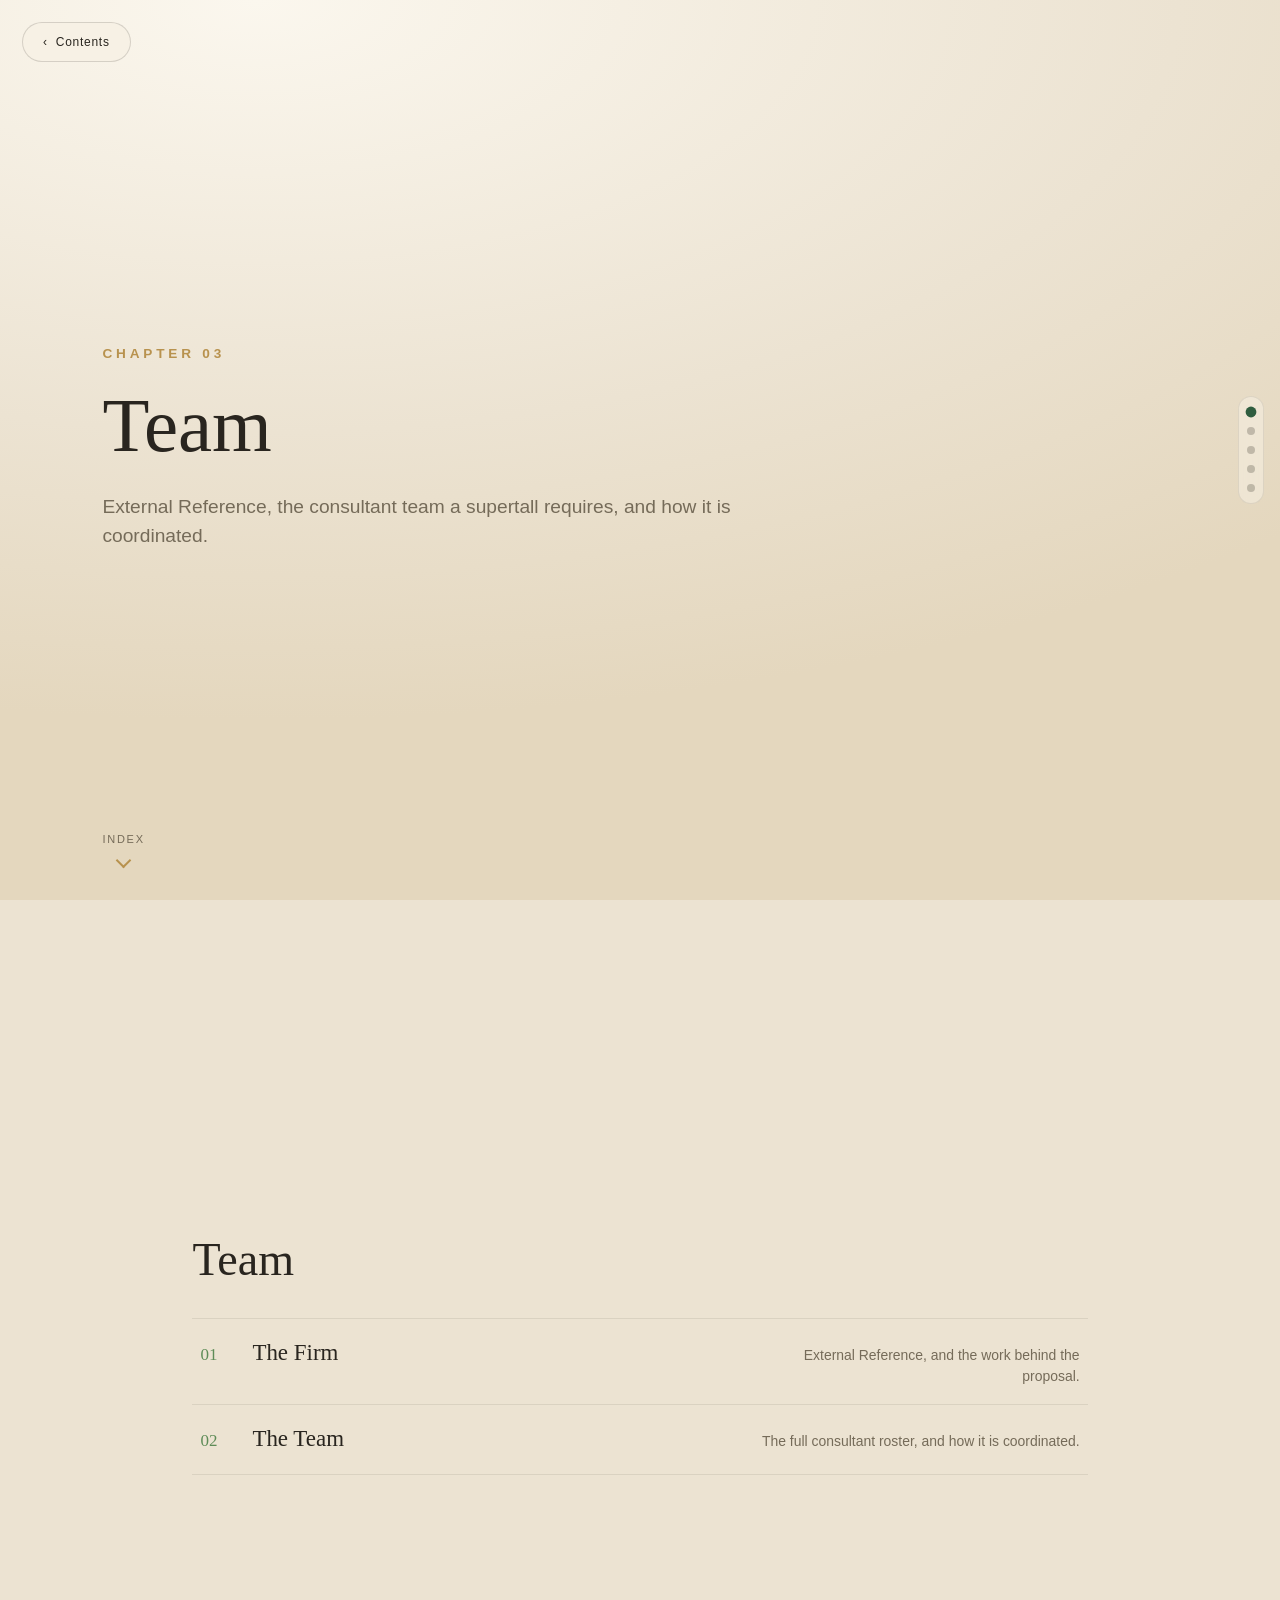
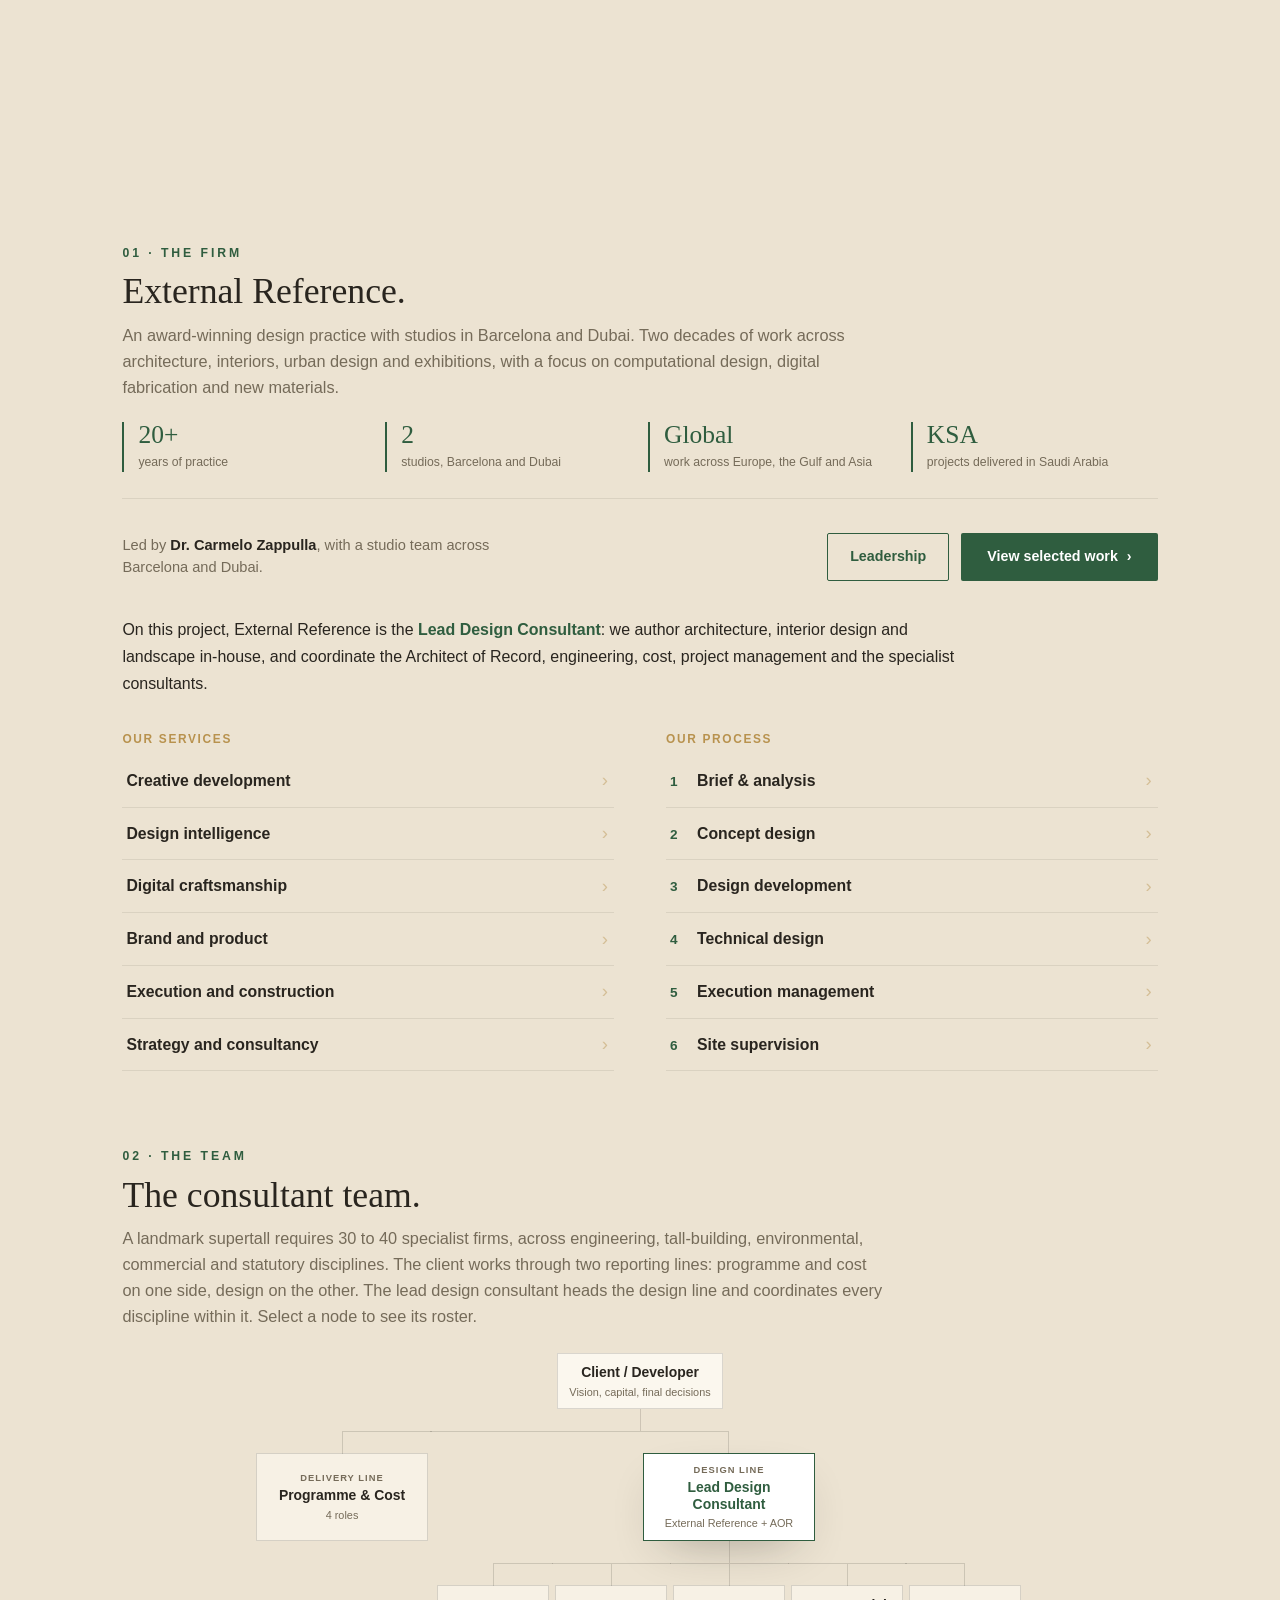
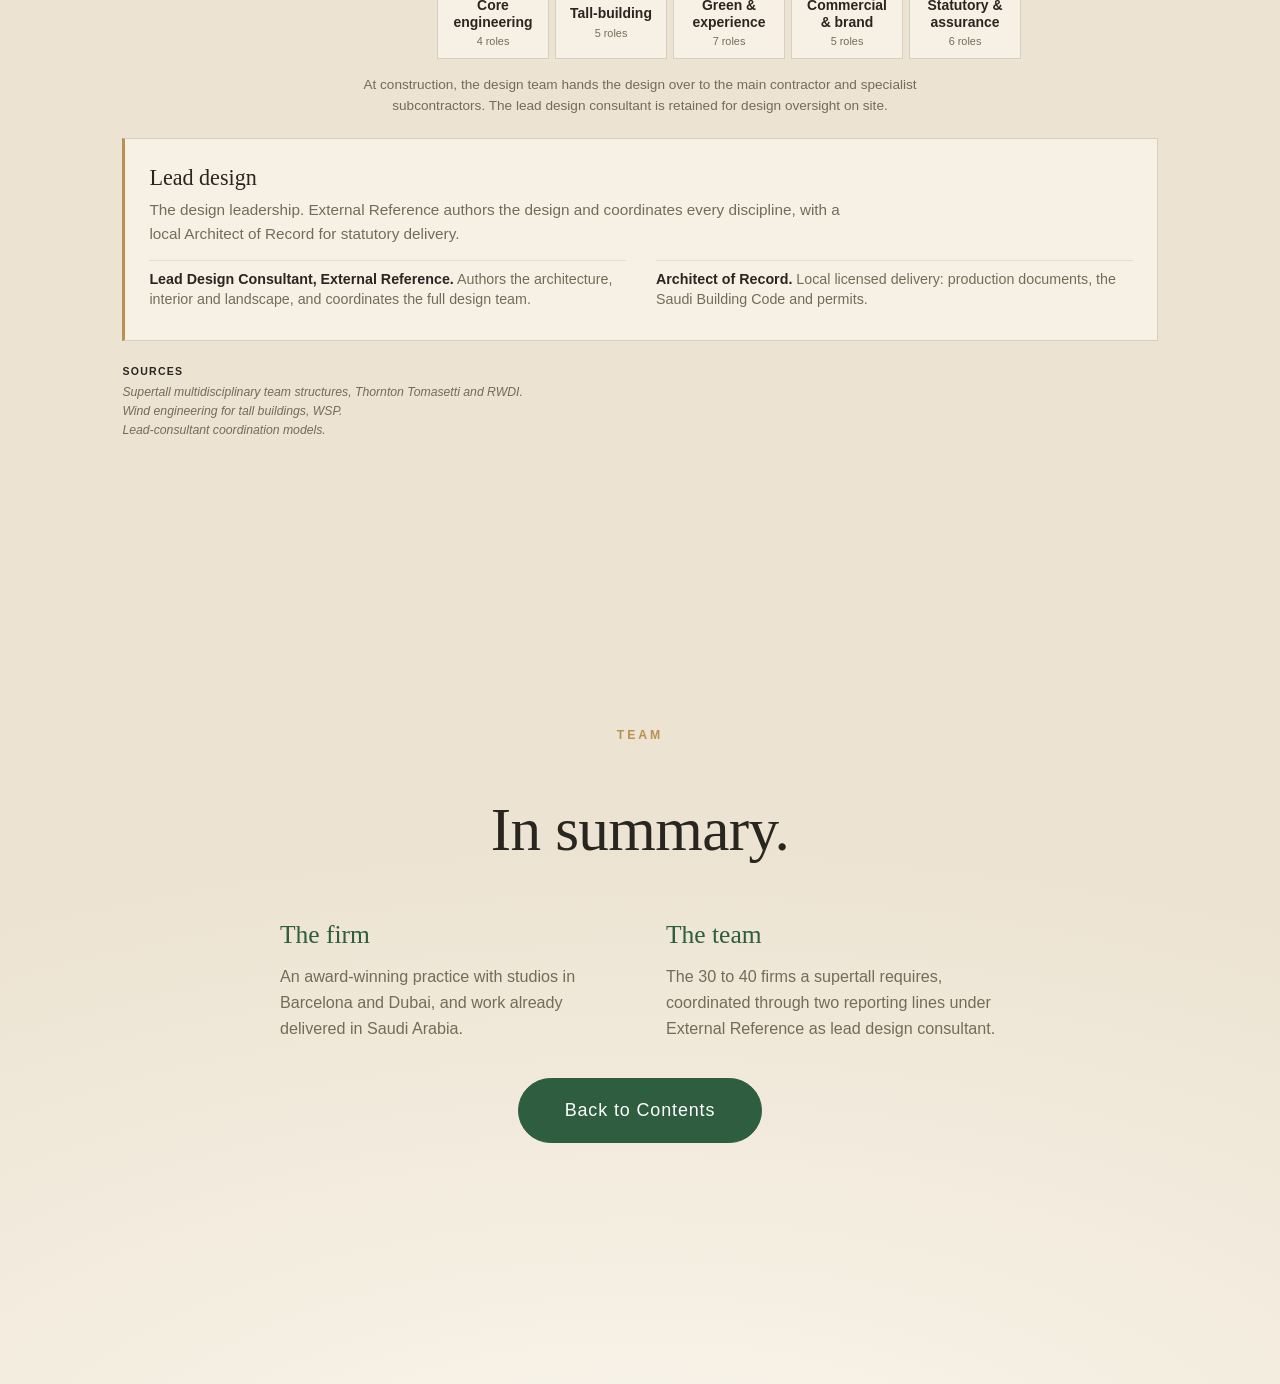
<file: 03-team.html>
<!DOCTYPE html>
<html lang="en">
<head>
<meta charset="UTF-8" />
<meta name="viewport" content="width=device-width, initial-scale=1.0" />
<title>Team · Riyadh Tower · External Reference</title>
<link rel="stylesheet" href="css/style.css" />
<style>
  /* =====================================================================
     CHAPTER 03 · TEAM
     01 The Firm  (intro + interactive portfolio with full-screen lightbox)
     02 The Team  (connectored org chart, click a node for its roster)
     ===================================================================== */

  /* ---------- The Firm ---------- */
  #firm { padding-top: 44px !important; }
  #firm .eyebrow { margin-bottom: 10px; }
  #firm h2 { font-size: clamp(1.5rem, 2.8vw, 2.1rem); margin-bottom: 10px; }
  #firm .lead { margin: 0; font-size: 0.96rem; max-width: 84ch; }
  .pfwrap { max-width: 1080px; margin: 22px auto 0; width: 100%; }

  .pf-stats { display: grid; grid-template-columns: repeat(4, 1fr); gap: 16px; margin-bottom: 26px; }
  .pf-stat { border-left: 2px solid var(--green); padding-left: 14px; }
  .pf-stat .v { font-family: var(--serif); font-size: 1.5rem; color: var(--green); line-height: 1; }
  .pf-stat .l { font-size: 0.72rem; color: var(--ink-dim); margin-top: 7px; line-height: 1.4; }

  /* scope line */
  .fm-scope { margin: 22px 0 0; font-size: 0.94rem; color: var(--ink); line-height: 1.7; max-width: 94ch; }
  .fm-scope b { color: var(--green); font-weight: 600; }

  /* two interactive columns */
  .fm-colh { font-size: 0.7rem; text-transform: uppercase; letter-spacing: 0.14em; font-weight: 700; color: var(--gold); margin: 0 0 6px; }
  .fm-cols { display: grid; grid-template-columns: 1fr 1fr; gap: 52px; margin-top: 34px; }
  .fm-list { display: flex; flex-direction: column; }
  .fm-acc { border-bottom: 1px solid var(--line-soft); }
  .fm-item { display: flex; align-items: center; justify-content: space-between; gap: 12px; width: 100%; text-align: left; font: inherit; color: inherit; background: transparent; border: none; padding: 14px 6px 14px 4px; cursor: pointer; transition: background 0.15s ease, padding 0.15s ease; }
  .fm-item:hover { background: rgba(41,37,31,0.04); padding-left: 12px; }
  .fm-item .in { display: flex; align-items: baseline; gap: 13px; }
  .fm-item .num { color: var(--green); font-weight: 700; font-size: 0.8rem; width: 14px; flex-shrink: 0; }
  .fm-item .nm { font-weight: 600; font-size: 0.93rem; color: var(--ink); }
  .fm-item .ch { color: var(--gold); opacity: 0.45; font-size: 1.1rem; line-height: 1; transition: transform 0.2s ease, opacity 0.18s ease; }
  .fm-item:hover .ch { opacity: 1; }
  .fm-acc.open .ch { opacity: 1; transform: rotate(90deg); color: var(--green); }
  .fm-acc-body { display: grid; grid-template-rows: 0fr; transition: grid-template-rows 0.28s ease; }
  .fm-acc.open .fm-acc-body { grid-template-rows: 1fr; }
  .fm-acc-inner { overflow: hidden; }
  .fm-acc-text { padding: 0 6px 16px 6px; font-size: 0.84rem; color: var(--ink-dim); line-height: 1.55; }
  .fm-acc-sub { display: block; font-size: 0.64rem; text-transform: uppercase; letter-spacing: 0.1em; color: var(--gold); font-weight: 700; margin-bottom: 6px; }

  /* footer */
  .fm-foot { margin-top: 22px; padding-top: 22px; border-top: 1px solid var(--line-soft); display: flex; align-items: center; justify-content: space-between; gap: 20px; flex-wrap: wrap; }
  .fm-credit { font-size: 0.86rem; color: var(--ink-dim); line-height: 1.5; max-width: 46ch; }
  .fm-credit b { color: var(--ink); font-weight: 600; }
  .fm-actions { display: flex; align-items: center; gap: 12px; }
  .fm-ghost-btn { font: inherit; font-size: 0.84rem; font-weight: 600; padding: 12px 22px; background: transparent; color: var(--green); border: 1px solid var(--green); border-radius: 2px; cursor: pointer; transition: background 0.2s ease, color 0.2s ease; }
  .fm-ghost-btn:hover { background: var(--green); color: #fff; }
  .fm-view-btn { font: inherit; font-size: 0.84rem; font-weight: 600; padding: 13px 26px; background: var(--green); color: #fff; border: none; border-radius: 2px; cursor: pointer; transition: background 0.2s ease, transform 0.15s ease; white-space: nowrap; display: inline-flex; align-items: center; gap: 9px; }
  .fm-view-btn:hover { background: #24492f; transform: translateY(-1px); }

  /* leadership inline panel */
  .fm-ghost-btn.is-active { background: var(--green); color: #fff; }
  .fm-lead { display: grid; grid-template-rows: 0fr; transition: grid-template-rows 0.3s ease; }
  .fm-lead.open { grid-template-rows: 1fr; }
  .fm-lead-inner { overflow: hidden; }
  .fm-lead-pad { padding: 26px 0 6px; }
  .fm-lead-grid { display: grid; grid-template-columns: 150px 1fr; gap: 28px; align-items: start; }
  .fm-lead-photo { aspect-ratio: 3 / 4; background: var(--bg-alt); background-size: cover; background-position: center; position: relative; border: 1px solid var(--line); }
  .fm-lead-photo:not(.filled)::after { content: 'Photo'; position: absolute; inset: 0; display: flex; align-items: center; justify-content: center; font-size: 0.62rem; letter-spacing: 0.1em; text-transform: uppercase; color: var(--ink-dim); opacity: 0.4; }
  .fm-lead-role { font-size: 0.66rem; text-transform: uppercase; letter-spacing: 0.12em; color: var(--gold); font-weight: 700; margin: 0 0 4px; }
  .fm-lead-name { font-family: var(--serif); font-size: 1.4rem; font-weight: 400; color: var(--ink); margin: 0 0 12px; }
  .fm-lead-bio { font-size: 0.88rem; color: var(--ink-dim); line-height: 1.68; margin: 0; max-width: 72ch; }
  .fm-lead-team { margin-top: 24px; padding-top: 20px; border-top: 1px solid var(--line-soft); }
  .fm-lead-team ul { list-style: none; padding: 0; margin: 10px 0 0; display: grid; grid-template-columns: repeat(3, 1fr); gap: 16px; }
  .fm-lead-team li b { display: block; color: var(--ink); font-weight: 600; font-size: 0.86rem; }
  .fm-lead-team li span { color: var(--ink-dim); font-size: 0.78rem; }

  /* ---------- Full-screen lightbox ---------- */
  .pf-lb { position: fixed; inset: 0; z-index: 100; background: rgba(20,17,13,0.92); display: none; align-items: center; justify-content: center; }
  .pf-lb.open { display: flex; }
  .pf-lb-stage { position: relative; width: 94vw; height: 88vh; background-color: #211d18; border-radius: 2px; }
  /* framed mode: stage is a strict 16:9 rectangle, blur is clipped to it, and everything
     outside the frame is just the see-through dark overlay (used by blur projects) */
  .pf-lb.framed .pf-lb-stage { width: auto; height: 88vh; aspect-ratio: 16 / 9; max-width: 94vw; overflow: hidden; }
  /* blurred backdrop layer (only used by projects flagged bg:'blur') */
  .pf-lb-bg { position: absolute; inset: 0; background-size: cover; background-position: center; background-repeat: no-repeat; border-radius: 2px; filter: blur(30px) brightness(0.7) saturate(1.1); transform: scale(1.14); opacity: 0; transition: opacity 0.3s ease; pointer-events: none; }
  .pf-lb-bg.on { opacity: 1; }
  .pf-lb-img { position: absolute; inset: 0; background-color: transparent; background-size: cover; background-repeat: no-repeat; background-position: center; border-radius: 2px; cursor: pointer; }
  .pf-lb-img:not(.filled)::after { content: 'Image to follow'; position: absolute; inset: 0; display: flex; align-items: center; justify-content: center; color: rgba(255,255,255,0.22); font-size: 0.8rem; letter-spacing: 0.16em; text-transform: uppercase; }
  .pf-lb-scrim { position: absolute; inset: 0; pointer-events: none; background: linear-gradient(to bottom, rgba(0,0,0,0.4), rgba(0,0,0,0) 22%, rgba(0,0,0,0) 62%, rgba(0,0,0,0.55)); border-radius: 2px; }
  .pf-lb-name { position: absolute; top: 24px; left: 28px; z-index: 2; color: #fff; font-family: var(--serif); font-size: clamp(1.3rem, 3vw, 2.2rem); line-height: 1.1; max-width: 72%; text-shadow: 0 2px 12px rgba(0,0,0,0.5); pointer-events: none; }
  .pf-lb-meta { position: absolute; left: 28px; bottom: 26px; z-index: 2; color: rgba(255,255,255,0.92); font-size: 0.86rem; line-height: 1.55; text-shadow: 0 1px 8px rgba(0,0,0,0.6); pointer-events: none; }
  .pf-lb-meta .aw { color: var(--gold-2); }
  .pf-lb-count { position: absolute; right: 28px; bottom: 26px; z-index: 2; color: rgba(255,255,255,0.82); font-size: 0.8rem; font-variant-numeric: tabular-nums; pointer-events: none; text-align: right; }
  .pf-lb-count b { font-weight: 600; }
  .pf-lb-count .pf-lb-proj { display: block; margin-top: 4px; color: rgba(255,255,255,0.5); font-size: 0.7rem; letter-spacing: 0.04em; }
  .pf-lb-close { position: absolute; top: 16px; right: 20px; z-index: 3; width: 42px; height: 42px; border: none; background: rgba(255,255,255,0.12); color: #fff; font-size: 1.5rem; line-height: 1; cursor: pointer; border-radius: 50%; transition: background 0.2s ease; }
  .pf-lb-close:hover { background: rgba(255,255,255,0.24); }
  .pf-lb-nav { position: absolute; top: 50%; transform: translateY(-50%); z-index: 3; width: 48px; height: 48px; border: 1px solid rgba(255,255,255,0.28); background: rgba(18,15,11,0.5); color: #fff; font-size: 1.7rem; line-height: 1; cursor: pointer; border-radius: 50%; transition: background 0.2s ease, border-color 0.2s ease; box-shadow: 0 2px 12px rgba(0,0,0,0.45); backdrop-filter: blur(3px); -webkit-backdrop-filter: blur(3px); text-shadow: 0 1px 4px rgba(0,0,0,0.7); }
  .pf-lb-nav:hover { background: rgba(18,15,11,0.72); border-color: rgba(255,255,255,0.5); }
  .pf-lb-nav.prev { left: clamp(20px, 5vw, 104px); }
  .pf-lb-nav.next { right: clamp(20px, 5vw, 104px); }

  /* scroll-for-next-project hint */
  .pf-lb-hint { position: absolute; left: 50%; bottom: 20px; transform: translateX(-50%); z-index: 3; display: flex; flex-direction: column; align-items: center; gap: 6px; color: rgba(255,255,255,0.78); font-size: 0.66rem; letter-spacing: 0.16em; text-transform: uppercase; cursor: pointer; background: transparent; border: none; font-family: inherit; padding: 6px 10px; transition: opacity 0.45s ease, color 0.2s ease; text-shadow: 0 1px 8px rgba(0,0,0,0.6); }
  .pf-lb-hint:hover { color: #fff; }
  .pf-lb-hint.hidden { opacity: 0; pointer-events: none; }
  .pf-lb-hint .chev { width: 11px; height: 11px; border-right: 1.5px solid currentColor; border-bottom: 1.5px solid currentColor; animation: pfHintBounce 1.7s ease-in-out infinite; }
  @keyframes pfHintBounce { 0%, 100% { transform: translateY(0) rotate(45deg); } 50% { transform: translateY(4px) rotate(45deg); } }

  /* ---------- Selected-work index (clickable project matrix) ---------- */
  .pf-index { position: fixed; inset: 0; z-index: 100; background: #14110d; display: none; overflow-y: auto; overscroll-behavior: contain; }
  .pf-index.open { display: block; }
  .pf-index-inner { max-width: 1180px; margin: 0 auto; padding: 66px 40px 80px; }
  .pf-index-eyebrow { font-size: 0.68rem; text-transform: uppercase; letter-spacing: 0.18em; color: var(--gold); font-weight: 700; margin: 0 0 8px; }
  .pf-index-title { font-family: var(--serif); font-weight: 400; color: #f3ece0; font-size: clamp(1.6rem, 3vw, 2.4rem); margin: 0 0 28px; }
  .pf-index-grid { display: grid; grid-template-columns: repeat(auto-fill, minmax(210px, 1fr)); gap: 24px 20px; }
  .pf-index-item { display: flex; flex-direction: column; text-align: left; background: transparent; border: none; padding: 0; cursor: pointer; font: inherit; color: inherit; }
  .pf-index-thumb { position: relative; aspect-ratio: 3 / 2; overflow: hidden; background: #2a2620; border: 1px solid rgba(255,255,255,0.12); border-radius: 2px; transition: border-color 0.2s ease; }
  .pf-index-thumb img { width: 100%; height: 100%; object-fit: cover; display: block; transition: transform 0.45s ease, filter 0.3s ease; filter: brightness(0.9); }
  .pf-index-item:hover .pf-index-thumb { border-color: var(--gold); }
  .pf-index-item:hover .pf-index-thumb img { transform: scale(1.05); filter: brightness(1.05); }
  .pf-index-num { position: absolute; top: 8px; left: 10px; font-size: 0.66rem; font-weight: 700; color: rgba(255,255,255,0.9); text-shadow: 0 1px 5px rgba(0,0,0,0.8); font-variant-numeric: tabular-nums; }
  .pf-index-imgs { position: absolute; bottom: 8px; right: 9px; font-size: 0.58rem; color: rgba(255,255,255,0.85); background: rgba(0,0,0,0.42); padding: 2px 7px; border-radius: 10px; letter-spacing: 0.02em; }
  .pf-index-name { font-family: var(--serif); font-size: 0.98rem; color: #efe7da; margin: 11px 0 0; line-height: 1.25; }
  .pf-index-loc { font-size: 0.74rem; color: rgba(255,255,255,0.48); margin-top: 3px; min-height: 0.9rem; }
  .pf-index-close { position: fixed; top: 16px; right: 20px; z-index: 3; width: 42px; height: 42px; border: none; background: rgba(255,255,255,0.12); color: #fff; font-size: 1.5rem; line-height: 1; cursor: pointer; border-radius: 50%; transition: background 0.2s ease; }
  .pf-index-close:hover { background: rgba(255,255,255,0.24); }
  @media (max-width: 600px) { .pf-index-grid { grid-template-columns: repeat(auto-fill, minmax(140px, 1fr)); gap: 16px; } .pf-index-inner { padding: 56px 20px 60px; } }

  /* ---------- The Team · connectored org chart ---------- */
  #team { padding-top: 44px !important; }
  #team .eyebrow { margin-bottom: 10px; }
  #team h2 { font-size: clamp(1.5rem, 2.8vw, 2.1rem); margin-bottom: 10px; }
  #team .lead { margin: 0; font-size: 0.96rem; max-width: 84ch; }
  .tm { max-width: 1080px; margin: 20px auto 0; width: 100%; }
  .tm-tree-wrap { overflow-x: auto; padding: 4px 0 2px; }
  .tm-tree, .tm-tree ul { display: flex; justify-content: center; position: relative; margin: 0; padding: 0; }
  .tm-tree { padding-top: 0; }
  .tm-tree ul { padding-top: 22px; }
  .tm-tree li { list-style: none; position: relative; padding: 22px 3px 0; display: flex; flex-direction: column; align-items: center; }
  .tm-tree > li { padding-top: 0; }
  .tm-tree li::before, .tm-tree li::after { content: ''; position: absolute; top: 0; right: 50%; border-top: 1px solid var(--line); width: 50%; height: 22px; }
  .tm-tree li::after { right: auto; left: 50%; border-left: 1px solid var(--line); }
  .tm-tree li:only-child::before, .tm-tree li:only-child::after { display: none; }
  .tm-tree li:only-child { padding-top: 0; }
  .tm-tree li:first-child::before, .tm-tree li:last-child::after { border: 0 none; }
  .tm-tree li:last-child::before { border-right: 1px solid var(--line); }
  .tm-tree ul::before { content: ''; position: absolute; top: 0; left: 50%; border-left: 1px solid var(--line); width: 0; height: 22px; }

  .tm-node { border: 1px solid var(--line); background: var(--paper); padding: 8px 11px; text-align: center; font: inherit; color: inherit; }
  .tm-node.sel, .tm-node.grp { display: inline-flex; flex-direction: column; align-items: center; justify-content: center; }
  .tm-node.sel { width: 172px; min-height: 88px; }
  .tm-node.grp { width: 112px; min-height: 74px; }
  button.tm-node { cursor: pointer; transition: background 0.18s ease, box-shadow 0.18s ease, border-color 0.18s ease; }
  button.tm-node:hover:not(.is-active) { background: #efe7d6; }
  .tm-node.is-active { border-color: var(--gold); background: #fff; box-shadow: var(--shadow); }
  .tm-node.client { background: var(--paper-2); }
  .tm-node.lead { border-color: var(--green); border-width: 1.5px; }
  .tm-node .lab { font-size: 0.55rem; text-transform: uppercase; letter-spacing: 0.11em; color: var(--ink-dim); font-weight: 700; }
  .tm-node .t { font-weight: 600; font-size: 0.82rem; line-height: 1.2; margin-top: 2px; }
  .tm-node.lead .t { color: var(--green); }
  .tm-node .s { font-size: 0.64rem; color: var(--ink-dim); margin-top: 3px; }
  .tm-handover { margin: 14px auto 0; font-size: 0.8rem; color: var(--ink-dim); text-align: center; max-width: 76ch; line-height: 1.5; }

  .tm-panel { margin-top: 22px; background: var(--paper); border: 1px solid var(--line); border-left: 3px solid var(--gold); padding: 22px 24px; transition: opacity 0.2s ease, transform 0.3s ease; }
  .tm-panel.is-swapping { opacity: 0; transform: translateY(6px); }
  .tm-panel-name { font-family: var(--serif); font-size: 1.3rem; font-weight: 400; color: var(--ink); margin: 0 0 4px; }
  .tm-panel-why { font-size: 0.9rem; color: var(--ink-dim); margin: 0 0 14px; line-height: 1.55; max-width: 82ch; }
  .tm-roles { list-style: none; padding: 0; margin: 0; display: grid; grid-template-columns: repeat(2, 1fr); gap: 0 30px; }
  .tm-role { padding: 8px 0; border-top: 1px solid var(--line-soft); font-size: 0.84rem; line-height: 1.45; }
  .tm-role b { color: var(--ink); font-weight: 600; }
  .tm-role span { color: var(--ink-dim); }

  /* Team chapter close: two-part recap, balanced and centred */
  .closing .pbn { grid-template-columns: repeat(2, 1fr); max-width: 720px; gap: 52px; }

  @media (max-width: 820px) {
    .pf-stats { grid-template-columns: repeat(2, 1fr); }
    .fm-cols { grid-template-columns: 1fr; gap: 28px; }
    .fm-foot { flex-direction: column; align-items: flex-start; }
    .fm-lead-grid { grid-template-columns: 110px 1fr; gap: 16px; }
    .fm-lead-team ul { grid-template-columns: 1fr; }
    .pf-lb-stage { width: 96vw; height: 82vh; }
    .tm-roles { grid-template-columns: 1fr; }
  }
</style>
</head>
<body>

<a href="index.html#menu" class="back-btn" id="backBtn">‹&nbsp; Contents</a>

<!-- ===================== TEAM COVER ===================== -->
<section class="chapter-open slide">
  <p class="kicker">Chapter 03</p>
  <h1>Team</h1>
  <p class="intro">External Reference, the consultant team a supertall requires, and how it is coordinated.</p>
  <a href="#team-index" class="scroll-cue" style="position:absolute; bottom:34px; left:8vw; transform:none;">
    <span>Index</span><span class="arrow"></span>
  </a>
</section>

<!-- ===================== TEAM INDEX ===================== -->
<section class="vindex slide" id="team-index">
  <h2>Team</h2>
  <ul class="toc">
    <li><a href="#firm"><span class="tnum">01</span><span class="ttl">The Firm</span><span class="tds">External Reference, and the work behind the proposal.</span></a></li>
    <li><a href="#team"><span class="tnum">02</span><span class="ttl">The Team</span><span class="tds">The full consultant roster, and how it is coordinated.</span></a></li>
  </ul>
</section>

<!-- ===================== 01 THE FIRM ===================== -->
<section class="section slide" id="firm" style="justify-content:flex-start;">
  <p class="eyebrow green">01 · The Firm</p>
  <h2>External Reference.</h2>
  <p class="lead">An award-winning design practice with studios in Barcelona and Dubai. Two decades of work across architecture, interiors, urban design and exhibitions, with a focus on computational design, digital fabrication and new materials.</p>

  <div class="pfwrap">
    <div class="pf-stats">
      <div class="pf-stat"><div class="v">20+</div><div class="l">years of practice</div></div>
      <div class="pf-stat"><div class="v">2</div><div class="l">studios, Barcelona and Dubai</div></div>
      <div class="pf-stat"><div class="v">Global</div><div class="l">work across Europe, the Gulf and Asia</div></div>
      <div class="pf-stat"><div class="v">KSA</div><div class="l">projects delivered in Saudi Arabia</div></div>
    </div>

    <div class="fm-foot">
      <p class="fm-credit">Led by <b>Dr. Carmelo Zappulla</b>, with a studio team across Barcelona and Dubai.</p>
      <div class="fm-actions">
        <button type="button" class="fm-ghost-btn" id="leadBtn" aria-expanded="false">Leadership</button>
        <button type="button" class="fm-view-btn" id="pfOpen">View selected work <span class="arw">&rsaquo;</span></button>
      </div>
    </div>

    <div class="fm-lead" id="leadAcc">
      <div class="fm-lead-inner"><div class="fm-lead-pad">
        <div class="fm-lead-grid">
          <div class="fm-lead-photo filled" style="background-image:url('images/web/people/carmelo.jpg')"></div>
          <div>
            <p class="fm-lead-role">Founder, CEO and Head of Design</p>
            <h3 class="fm-lead-name">Dr. Carmelo Zappulla</h3>
            <p class="fm-lead-bio">PhD Architect and the founder of External Reference. He directs the Experience Design Master programs at LCI Barcelona and is a faculty member at IAAC, the Institute for Advanced Architecture of Catalonia. He leads the studio's design direction, combining architecture, computational design and craft with experiential design and contemporary luxury.</p>
          </div>
        </div>
        <div class="fm-lead-team">
          <p class="fm-colh">The studio team</p>
          <ul>
            <li><b>Mathilde Marengo</b><span>PhD Architect, Head of Studio Operations</span></li>
            <li><b>Sebastian Amorelli</b><span>MAA Architect, Head of Dubai Studio</span></li>
            <li><b>Martina Ensinck</b><span>Architect, Project Manager</span></li>
          </ul>
        </div>
      </div></div>
    </div>

    <p class="fm-scope">On this project, External Reference is the <b>Lead Design Consultant</b>: we author architecture, interior design and landscape in-house, and coordinate the Architect of Record, engineering, cost, project management and the specialist consultants.</p>

    <div class="fm-cols">
      <div>
        <p class="fm-colh">Our services</p>
        <div class="fm-list">
          <div class="fm-acc">
            <button type="button" class="fm-item"><span class="in"><span class="nm">Creative development</span></span><span class="ch">&rsaquo;</span></button>
            <div class="fm-acc-body"><div class="fm-acc-inner"><div class="fm-acc-text"><span class="fm-acc-sub">Shaping ideas into narrative</span>Concept design, experience design, art direction and project storytelling.</div></div></div>
          </div>
          <div class="fm-acc">
            <button type="button" class="fm-item"><span class="in"><span class="nm">Design intelligence</span></span><span class="ch">&rsaquo;</span></button>
            <div class="fm-acc-body"><div class="fm-acc-inner"><div class="fm-acc-text"><span class="fm-acc-sub">From data to design</span>Computational and parametric design, 2D, 3D and BIM modelling, AI in design, and custom computational tools.</div></div></div>
          </div>
          <div class="fm-acc">
            <button type="button" class="fm-item"><span class="in"><span class="nm">Digital craftsmanship</span></span><span class="ch">&rsaquo;</span></button>
            <div class="fm-acc-body"><div class="fm-acc-inner"><div class="fm-acc-text"><span class="fm-acc-sub">Materialising innovation</span>Material research, 3D printing, design for manufacture, prototyping and custom fabrication.</div></div></div>
          </div>
          <div class="fm-acc">
            <button type="button" class="fm-item"><span class="in"><span class="nm">Brand and product</span></span><span class="ch">&rsaquo;</span></button>
            <div class="fm-acc-body"><div class="fm-acc-inner"><div class="fm-acc-text"><span class="fm-acc-sub">Crafting identity</span>Visual identity, brand development and strategy, product design and production, and spatial experience.</div></div></div>
          </div>
          <div class="fm-acc">
            <button type="button" class="fm-item"><span class="in"><span class="nm">Execution and construction</span></span><span class="ch">&rsaquo;</span></button>
            <div class="fm-acc-body"><div class="fm-acc-inner"><div class="fm-acc-text"><span class="fm-acc-sub">From vision to reality</span>Technical and blueprint drawings, technical coordination and project management, construction support, and cost and quality control.</div></div></div>
          </div>
          <div class="fm-acc">
            <button type="button" class="fm-item"><span class="in"><span class="nm">Strategy and consultancy</span></span><span class="ch">&rsaquo;</span></button>
            <div class="fm-acc-body"><div class="fm-acc-inner"><div class="fm-acc-text"><span class="fm-acc-sub">Bridging vision and execution</span>Design consultancy, sustainability and circular strategies, experiential retail development, and innovation partnership.</div></div></div>
          </div>
        </div>
      </div>
      <div>
        <p class="fm-colh">Our process</p>
        <div class="fm-list">
          <div class="fm-acc">
            <button type="button" class="fm-item"><span class="in"><span class="num">1</span><span class="nm">Brief &amp; analysis</span></span><span class="ch">&rsaquo;</span></button>
            <div class="fm-acc-body"><div class="fm-acc-inner"><div class="fm-acc-text"><span class="fm-acc-sub">Stage 1</span>Client brief and site analysis, to set the goals and the constraints.</div></div></div>
          </div>
          <div class="fm-acc">
            <button type="button" class="fm-item"><span class="in"><span class="num">2</span><span class="nm">Concept design</span></span><span class="ch">&rsaquo;</span></button>
            <div class="fm-acc-body"><div class="fm-acc-inner"><div class="fm-acc-text"><span class="fm-acc-sub">Stage 2</span>Moodboards and conceptual directions, then a concept layout, visualisations and renders.</div></div></div>
          </div>
          <div class="fm-acc">
            <button type="button" class="fm-item"><span class="in"><span class="num">3</span><span class="nm">Design development</span></span><span class="ch">&rsaquo;</span></button>
            <div class="fm-acc-body"><div class="fm-acc-inner"><div class="fm-acc-text"><span class="fm-acc-sub">Stage 3</span>The chosen concept adapted to the space and layout, developed as plans and elevations.</div></div></div>
          </div>
          <div class="fm-acc">
            <button type="button" class="fm-item"><span class="in"><span class="num">4</span><span class="nm">Technical design</span></span><span class="ch">&rsaquo;</span></button>
            <div class="fm-acc-body"><div class="fm-acc-inner"><div class="fm-acc-text"><span class="fm-acc-sub">Stage 4</span>Detailed plans with specifications and materials, plus lighting, audiovisual and bespoke-element drawings.</div></div></div>
          </div>
          <div class="fm-acc">
            <button type="button" class="fm-item"><span class="in"><span class="num">5</span><span class="nm">Execution management</span></span><span class="ch">&rsaquo;</span></button>
            <div class="fm-acc-body"><div class="fm-acc-inner"><div class="fm-acc-text"><span class="fm-acc-sub">Stage 5</span>Bidding support, specialist suppliers, shop-drawing review, and coordination with the Architect of Record.</div></div></div>
          </div>
          <div class="fm-acc">
            <button type="button" class="fm-item"><span class="in"><span class="num">6</span><span class="nm">Site supervision</span></span><span class="ch">&rsaquo;</span></button>
            <div class="fm-acc-body"><div class="fm-acc-inner"><div class="fm-acc-text"><span class="fm-acc-sub">Stage 6</span>Design oversight during assembly and construction on site.</div></div></div>
          </div>
        </div>
      </div>
    </div>
  </div>
</section>

<!-- ===================== 02 THE TEAM ===================== -->
<section class="section slide" id="team" style="justify-content:flex-start;">
  <p class="eyebrow green">02 · The Team</p>
  <h2>The consultant team.</h2>
  <p class="lead">A landmark supertall requires 30 to 40 specialist firms, across engineering, tall-building, environmental, commercial and statutory disciplines. The client works through two reporting lines: programme and cost on one side, design on the other. The lead design consultant heads the design line and coordinates every discipline within it. Select a node to see its roster.</p>

  <div class="tm">
    <div class="tm-tree-wrap">
      <ul class="tm-tree">
        <li>
          <div class="tm-node client"><div class="t">Client / Developer</div><div class="s">Vision, capital, final decisions</div></div>
          <ul>
            <li>
              <button class="tm-node sel" data-g="delivery"><div class="lab">Delivery line</div><div class="t">Programme &amp; Cost</div><div class="s">4 roles</div></button>
            </li>
            <li>
              <button class="tm-node sel lead" data-g="design"><div class="lab">Design line</div><div class="t">Lead Design Consultant</div><div class="s">External Reference + AOR</div></button>
              <ul>
                <li><button class="tm-node grp" data-g="eng"><div class="t">Core engineering</div><div class="s">4 roles</div></button></li>
                <li><button class="tm-node grp" data-g="tall"><div class="t">Tall-building</div><div class="s">5 roles</div></button></li>
                <li><button class="tm-node grp" data-g="green"><div class="t">Green &amp; experience</div><div class="s">7 roles</div></button></li>
                <li><button class="tm-node grp" data-g="comm"><div class="t">Commercial &amp; brand</div><div class="s">5 roles</div></button></li>
                <li><button class="tm-node grp" data-g="stat"><div class="t">Statutory &amp; assurance</div><div class="s">6 roles</div></button></li>
              </ul>
            </li>
          </ul>
        </li>
      </ul>
    </div>

    <p class="tm-handover">At construction, the design team hands the design over to the main contractor and specialist subcontractors. The lead design consultant is retained for design oversight on site.</p>

    <article class="tm-panel" id="tmPanel">
      <h3 class="tm-panel-name" id="tmName"></h3>
      <p class="tm-panel-why" id="tmWhy"></p>
      <ul class="tm-roles" id="tmRoles"></ul>
    </article>
  </div>
  <p class="src"><b>Sources</b><span class="s">Supertall multidisciplinary team structures, Thornton Tomasetti and RWDI.</span><span class="s">Wind engineering for tall buildings, WSP.</span><span class="s">Lead-consultant coordination models.</span></p>
</section>

<!-- ===================== CLOSING: TEAM ===================== -->
<section class="closing slide">
  <p class="eyebrow">Team</p>
  <h2 class="pbn-title">In summary.</h2>
  <div class="pbn">
    <div class="pbn-item">
      <span class="pbn-k">The firm</span>
      <p>An award-winning practice with studios in Barcelona and Dubai, and work already delivered in Saudi Arabia.</p>
    </div>
    <div class="pbn-item">
      <span class="pbn-k">The team</span>
      <p>The 30 to 40 firms a supertall requires, coordinated through two reporting lines under External Reference as lead design consultant.</p>
    </div>
  </div>
  <a href="index.html#menu" class="menu-return-btn">Back to Contents</a>
</section>

<!-- ===================== SELECTED-WORK INDEX ===================== -->
<div class="pf-index" id="pfIndex" aria-hidden="true" role="dialog" aria-label="Selected work index">
  <button class="pf-index-close" id="pfIndexClose" aria-label="Close">&times;</button>
  <div class="pf-index-inner">
    <p class="pf-index-eyebrow">External Reference</p>
    <h2 class="pf-index-title">Selected work</h2>
    <div class="pf-index-grid" id="pfIndexGrid"></div>
  </div>
</div>

<!-- ===================== LIGHTBOX ===================== -->
<div class="pf-lb" id="pfLb" aria-hidden="true" role="dialog" aria-label="Project viewer">
  <button class="pf-lb-close" id="pfClose" aria-label="Close">&times;</button>
  <button class="pf-lb-nav prev" id="pfPrev" aria-label="Previous">&lsaquo;</button>
  <button class="pf-lb-nav next" id="pfNext" aria-label="Next">&rsaquo;</button>
  <div class="pf-lb-stage">
    <div class="pf-lb-bg" id="pfBg"></div>
    <div class="pf-lb-img" id="pfImg"></div>
    <div class="pf-lb-scrim"></div>
    <div class="pf-lb-name" id="pfLbName"></div>
    <div class="pf-lb-meta" id="pfLbMeta"></div>
    <div class="pf-lb-count" id="pfLbCount"></div>
    <button type="button" class="pf-lb-hint" id="pfHint" aria-label="Next project"><span>Scroll for next project</span><span class="chev"></span></button>
  </div>
</div>

<script src="js/script.js"></script>
<script>
  // Back button: Team index while in content, Contents while on cover/index.
  (function () {
    var btn = document.getElementById('backBtn');
    var content = document.getElementById('firm');
    if (btn && content) {
      var update = function () {
        var inContent = content.getBoundingClientRect().top < window.innerHeight * 0.5;
        btn.setAttribute('href', inContent ? '#team-index' : 'index.html#menu');
        btn.innerHTML = inContent ? '‹&nbsp; Team' : '‹&nbsp; Contents';
      };
      window.addEventListener('scroll', update, { passive: true });
      update();
    }
  })();

  // ---------- Portfolio + full-screen lightbox ----------
  // Two-axis viewer:  vertical (wheel / swipe up-down / ArrowUp-Down) = change PROJECT
  //                   horizontal (side arrows / swipe left-right / ArrowLeft-Right) = change IMAGE
  (function () {
    var IMG_BASE = 'images/web/';
    // seq(n) -> ['01.jpg','02.jpg', ... ]  (images are optimised copies in images/web/<folder>/)
    function seq(n) { var a = []; for (var i = 1; i <= n; i++) a.push((i < 10 ? '0' : '') + i + '.jpg'); return a; }
    // Each project: display name, location, year, award(s), source folder, image count.
    // loc/year/awards left blank where not yet provided — fill these in as info comes.
    var projects = [
      // Sorted by year (newest first), then by relevance to a Riyadh supertall
      // (towers & KSA/Gulf landmarks first within each year).
      { name:'Babylon Tower',                  loc:'Dubai, UAE',                year:'2025', awards:'',                                                                    folder:'Babylon Tower Dubai',              imgs:seq(6) },
      { name:'D11 Masterplan',                 loc:'Dubai, UAE',                year:'2025', awards:'',                                                                    folder:'D11 Masterplan',                   imgs:seq(5) },
      { name:'The DNA',                        loc:'Dubai, UAE',                year:'2025', awards:'',                                                                    folder:'The DNA Dubai',                    imgs:seq(6) },
      { name:'The Embrace',                    loc:'Dubai, UAE',                year:'2025', awards:'',                                                                    folder:'The Embrace Dubai',                imgs:seq(5) },
      { name:'Presented By Abu Dhabi',         loc:'Abu Dhabi, UAE',            year:'2025', awards:'SBID, BLT, London Design Awards',                                     folder:'2025_PRESENTED BY ABU DHABI',      imgs:seq(6) },
      { name:'Onada Suites',                   loc:'Barcelona, Spain',          year:'2025', awards:'',                                                                    folder:'Onada Suites - W Barcelona',       imgs:seq(15) },
      { name:'Aurom Villa',                    loc:'Dubai, UAE',                year:'2025', awards:'',                                                                    folder:'Aurom Villa',                      imgs:seq(16) },
      { name:'Masia Escalencs',                loc:'Girona, Spain',             year:'2025', awards:'',                                                                    folder:'MASIA ESCALENCS',                  imgs:seq(4) },
      { name:'Neom The Ascent',                loc:'NEOM, Saudi Arabia',        year:'2024', awards:'',                                                                    folder:'Neom The Ascent',                  imgs:seq(6) },
      { name:'Neom The Enclave',               loc:'NEOM, Saudi Arabia',        year:'2024', awards:'',                                                                    folder:'Neom The Enclave',                 imgs:seq(6) },
      { name:'Neom Mirage',                    loc:'NEOM, Saudi Arabia',        year:'2024', awards:'',                                                                    folder:'Neom Mirage',                      imgs:seq(6) },
      { name:'Neom Terraform',                 loc:'NEOM, Saudi Arabia',        year:'2024', awards:'',                                                                    folder:'Neom Terraform',                   imgs:seq(6) },
      { name:'Vishab Residences',              loc:'San Salvador, El Salvador', year:'2024', awards:'',                                                                    folder:'Vishab Residences',                imgs:seq(5) },
      { name:'Costa do Vizir Wellness',        loc:'Porto Covo, Portugal',      year:'2024', awards:'',                                                                    folder:'COSTA DO VIZIR WELLNESS',          imgs:seq(4) },
      { name:'Villa Chiaramonte',              loc:'Ragusa, Italy',             year:'2024', awards:'',                                                                    folder:'VILLA CHAIRAMONTE',                imgs:seq(3) },
      { name:'Neom The Pinnacle',              loc:'NEOM, Saudi Arabia',        year:'2023', awards:'',                                                                    folder:'Neom The Pinnacle',                imgs:seq(9) },
      { name:'Porto Covo Eco Resort',          loc:'Porto Covo, Portugal',      year:'2023', awards:'',                                                                    folder:'Porto Covo Eco Resort',            imgs:seq(8) },
      { name:'F1 Grand Prix',                  loc:'Jeddah, Saudi Arabia',      year:'2022', awards:'',                                                                    folder:'F1 GRAN PRIX',                     imgs:seq(7) },
      { name:'WOW Concept',                    loc:'Madrid, Spain',             year:'2022', awards:'BLT, WAF, Architecture Masterprize, Mapic Awards, German Design Awards', folder:'2022_WOW CONCEPT',                 imgs:['04.jpg'].concat(seq(38).filter(function (f) { return f !== '04.jpg'; })) },
      { name:'Street Waves Festival',          loc:'Jeddah, Saudi Arabia',      year:'2022', awards:'',                                                                    folder:'Street Waves Festival',            imgs:seq(9) },
      { name:'Malinska Complex',               loc:'Malinska, Croatia',         year:'2022', awards:'',                                                                    folder:'Malinska Complex',                 imgs:seq(10) },
      { name:'Escaleras y Mirador Vela',       loc:'Barcelona, Spain',          year:'2022', awards:'',                                                                    folder:'Escaleras Vela',                   imgs:seq(9) },
      { name:'Spanish Pavilion Expo Dubai 2020', loc:'Dubai, UAE',              year:'2021', awards:'',                                                                    folder:'2021_SPANISH PAVILION EXPO DUBAI', imgs:seq(11) },
      { name:'24K Clockwork',                  loc:'Bangkok, Thailand',         year:'2019', awards:'',                                                                    folder:'2019_24K CLOCKWORK',               imgs:seq(9) }
    ];
    var lb = document.getElementById('pfLb');
    var imgEl = document.getElementById('pfImg');
    var bgEl = document.getElementById('pfBg');
    var nameEl = document.getElementById('pfLbName');
    var metaEl = document.getElementById('pfLbMeta');
    var countEl = document.getElementById('pfLbCount');
    var openBtn = document.getElementById('pfOpen');
    var hintEl = document.getElementById('pfHint');
    var indexEl = document.getElementById('pfIndex');
    var gridEl = document.getElementById('pfIndexGrid');
    if (!lb || !openBtn) return;

    var pI = 0;   // project index
    var iI = 0;   // image index within current project

    function src(p, i) { return encodeURI(IMG_BASE + p.folder + '/' + p.imgs[i]); }
    function thumbSrc(p, i) { return encodeURI(IMG_BASE + 'thumbs/' + p.folder + '/' + p.imgs[i]); }
    // Bulletproof scroll lock: pin <body> in place while an overlay is open so nothing behind
    // can move (handles rubber-band / momentum that overflow:hidden alone can miss), then
    // restore the exact scroll position when both overlays are closed. State-driven so the
    // index <-> viewer handoffs never accidentally unlock.
    var savedY = 0, scrollLocked = false;
    function applyLock(on) {
      if (on === scrollLocked) return;
      var de = document.documentElement, b = document.body;
      if (on) {
        savedY = window.scrollY || de.scrollTop || 0;
        b.style.position = 'fixed'; b.style.top = (-savedY) + 'px'; b.style.left = '0'; b.style.right = '0'; b.style.width = '100%';
        de.style.overflow = 'hidden';
      } else {
        var sb = de.style.scrollBehavior; de.style.scrollBehavior = 'auto';
        b.style.position = ''; b.style.top = ''; b.style.left = ''; b.style.right = ''; b.style.width = '';
        de.style.overflow = '';
        window.scrollTo(0, savedY);
        de.style.scrollBehavior = sb;
      }
      scrollLocked = on;
    }
    function syncLock() { applyLock(lb.classList.contains('open') || indexEl.classList.contains('open')); }

    // ---- Aspect-ratio fit: images close to the 16:9 stage fill it (cover, full-bleed);
    //      portrait / square / off-ratio images sit whole on a matte field (contain). ----
    var dims = {};                 // src url -> aspect ratio (w/h), cached once measured
    // Asymmetric tolerance: an image WIDER than the frame only loses a bit off the sides when
    // covered (fine for architecture), so allow generously. An image NARROWER/taller than the
    // frame loses top & bottom (can cut off a building), so only cover if it's very close —
    // otherwise show it whole on the matte.
    var WIDE_TOL = 0.35;           // wider than frame: cover up to +35% before going to matte
    var NARROW_TOL = 0.12;         // narrower than frame: cover only within 12%, else matte
    function stageRatio() { var r = imgEl.getBoundingClientRect(); return r.height ? r.width / r.height : 1.777; }
    function chooseSize(ratio) {
      var sr = stageRatio();
      if (ratio >= sr) return ratio <= sr * (1 + WIDE_TOL) ? 'cover' : 'contain';
      return ratio >= sr * (1 - NARROW_TOL) ? 'cover' : 'contain';
    }
    function applyFit(url) {
      if (dims[url]) { imgEl.style.backgroundSize = chooseSize(dims[url]); return; }
      imgEl.style.backgroundSize = 'contain';   // safe default until measured (never crops/enlarges)
      var im = new Image();
      im.onload = function () { dims[url] = im.naturalWidth / im.naturalHeight; if (imgEl.dataset.cur === url) imgEl.style.backgroundSize = chooseSize(dims[url]); };
      im.src = url;
    }

    // Warm only the adjacent images (next/prev, wrapping) so arrow nav is instant
    // without firing dozens of concurrent requests at the single-threaded server.
    // Caches their aspect ratios too, so the fit is known before you navigate (no flash).
    function preloadAround() {
      var p = projects[pI], n = p.imgs.length;
      [(iI + 1) % n, (iI - 1 + n) % n].forEach(function (k) {
        var u = src(p, k), im = new Image();
        im.onload = function () { dims[u] = im.naturalWidth / im.naturalHeight; };
        im.src = u;
      });
    }

    function render() {
      var p = projects[pI];
      var url = src(p, iI);
      imgEl.style.backgroundImage = 'url("' + url + '")';
      imgEl.dataset.cur = url;
      applyFit(url);
      imgEl.classList.add('filled');
      // Blurred backdrop + strict 16:9 framing for every project: the sharp image sits in a
      // fixed 16:9 frame, off-ratio images get a soft blurred fill of themselves inside that
      // frame, and everything outside the frame is the see-through dark overlay.
      bgEl.style.backgroundImage = 'url("' + url + '")';
      bgEl.classList.add('on');
      lb.classList.add('framed');
      nameEl.textContent = p.name;
      var line = [p.loc]; if (p.year) line.push(p.year);
      metaEl.innerHTML = esc(line.join('  ·  ')) + (p.awards ? '<br><span class="aw">' + esc(p.awards) + '</span>' : '');
      // image position within this project · project position within the set
      countEl.innerHTML = '<b>' + (iI + 1) + ' / ' + p.imgs.length + '</b>'
        + '<span class="pf-lb-proj">Project ' + (pI + 1) + ' / ' + projects.length + '</span>';
      preloadAround();
    }
    function open(i) { pI = i; iI = 0; render(); if (hintEl && projects.length > 1) hintEl.classList.remove('hidden'); lb.classList.add('open'); lb.setAttribute('aria-hidden', 'false'); syncLock(); }
    function close() { lb.classList.remove('open'); lb.setAttribute('aria-hidden', 'true'); openIndex(); }   // back to the grid

    // ---- Selected-work index (clickable grid of all projects) ----
    var indexBuilt = false;
    function buildIndex() {
      if (!gridEl || indexBuilt) return;
      indexBuilt = true;
      var frag = document.createDocumentFragment();
      projects.forEach(function (p, idx) {
        var btn = document.createElement('button');
        btn.type = 'button'; btn.className = 'pf-index-item';
        btn.innerHTML =
          '<div class="pf-index-thumb">' +
            '<span class="pf-index-num">' + (idx + 1 < 10 ? '0' : '') + (idx + 1) + '</span>' +
            '<img src="' + thumbSrc(p, 0) + '" alt="" decoding="async">' +
            '<span class="pf-index-imgs">' + p.imgs.length + '</span>' +
          '</div>' +
          '<p class="pf-index-name">' + esc(p.name) + '</p>' +
          '<p class="pf-index-loc">' + (p.loc ? esc(p.loc) : '&nbsp;') + '</p>';
        btn.addEventListener('click', function () { openFromIndex(idx); });
        frag.appendChild(btn);
      });
      gridEl.appendChild(frag);
    }
    function openIndex() { buildIndex(); indexEl.classList.add('open'); indexEl.setAttribute('aria-hidden', 'false'); syncLock(); }
    function closeIndex() { indexEl.classList.remove('open'); indexEl.setAttribute('aria-hidden', 'true'); syncLock(); }
    function openFromIndex(i) { indexEl.classList.remove('open'); open(i); }
    // horizontal: images within the current project
    function goImg(d) { var n = projects[pI].imgs.length; iI = (iI + d + n) % n; render(); }
    // vertical: projects (resets to the project's first image)
    function goProj(d) { pI = (pI + d + projects.length) % projects.length; iI = 0; render(); }

    openBtn.addEventListener('click', function () { openIndex(); });
    document.getElementById('pfIndexClose').addEventListener('click', closeIndex);
    document.addEventListener('keydown', function (e) { if (e.key === 'Escape' && indexEl.classList.contains('open') && !lb.classList.contains('open')) closeIndex(); });

    document.getElementById('pfClose').addEventListener('click', close);
    document.getElementById('pfPrev').addEventListener('click', function () { goImg(-1); });
    document.getElementById('pfNext').addEventListener('click', function () { goImg(1); });
    imgEl.addEventListener('click', function () { goImg(1); });
    if (hintEl) hintEl.addEventListener('click', function () { goProj(1); });
    lb.addEventListener('click', function (e) { if (e.target === lb) close(); });

    // vertical wheel = change project (debounced so one gesture = one step)
    var wheelLock = false;
    lb.addEventListener('wheel', function (e) {
      e.preventDefault(); e.stopPropagation();
      if (wheelLock || Math.abs(e.deltaY) < 8) return;
      wheelLock = true;
      goProj(e.deltaY > 0 ? 1 : -1);
      setTimeout(function () { wheelLock = false; }, 450);
    }, { passive: false });

    document.addEventListener('keydown', function (e) {
      if (!lb.classList.contains('open')) return;
      if (e.key === 'Escape') close();
      else if (e.key === 'ArrowRight') { e.preventDefault(); goImg(1); }
      else if (e.key === 'ArrowLeft') { e.preventDefault(); goImg(-1); }
      else if (e.key === 'ArrowDown') { e.preventDefault(); goProj(1); }
      else if (e.key === 'ArrowUp') { e.preventDefault(); goProj(-1); }
    });

    // touch: dominant axis decides — horizontal = image, vertical = project
    var x0 = null, y0 = null;
    imgEl.addEventListener('touchstart', function (e) { x0 = e.touches[0].clientX; y0 = e.touches[0].clientY; }, { passive: true });
    imgEl.addEventListener('touchend', function (e) {
      if (x0 === null) return;
      var dx = e.changedTouches[0].clientX - x0;
      var dy = e.changedTouches[0].clientY - y0;
      if (Math.abs(dx) > Math.abs(dy)) { if (Math.abs(dx) > 40) goImg(dx < 0 ? 1 : -1); }
      else { if (Math.abs(dy) > 40) goProj(dy < 0 ? 1 : -1); }
      x0 = y0 = null;
    });

    function esc(s) { return String(s).replace(/[&<>"']/g, function (c) { return { '&':'&amp;','<':'&lt;','>':'&gt;','"':'&quot;',"'":'&#39;' }[c]; }); }
  })();

  // ---------- Leadership inline expand ----------
  (function () {
    var btn = document.getElementById('leadBtn');
    var acc = document.getElementById('leadAcc');
    if (!btn || !acc) return;
    btn.addEventListener('click', function () {
      var open = acc.classList.toggle('open');
      btn.setAttribute('aria-expanded', open ? 'true' : 'false');
      btn.classList.toggle('is-active', open);
    });
  })();

  // ---------- Services / process inline expand ----------
  (function () {
    Array.prototype.forEach.call(document.querySelectorAll('#firm .fm-acc .fm-item'), function (btn) {
      btn.addEventListener('click', function () {
        var acc = btn.parentNode;
        var list = acc.parentNode;
        var wasOpen = acc.classList.contains('open');
        Array.prototype.forEach.call(list.querySelectorAll('.fm-acc.open'), function (a) { a.classList.remove('open'); });
        if (!wasOpen) acc.classList.add('open');
      });
    });
  })();

  // ---------- Orchestration chart ----------
  (function () {
    var data = {
      delivery: { name:'Programme and cost', why:'The client\'s delivery team, on a reporting line separate from design.',
        roles:[
          ['Client / Developer','Vision, capital and the final decisions.'],
          ['Development Manager','Guards the client\'s commercial interest day to day.'],
          ['Project / Programme Manager','Delivery, schedule, budget and risk on the client\'s behalf.'],
          ['Cost Consultant / QS','Budget, cost control and value engineering.']
        ] },
      design: { name:'Lead design', why:'The design leadership. External Reference authors the design and coordinates every discipline, with a local Architect of Record for statutory delivery.',
        roles:[
          ['Lead Design Consultant, External Reference','Authors the architecture, interior and landscape, and coordinates the full design team.'],
          ['Architect of Record','Local licensed delivery: production documents, the Saudi Building Code and permits.']
        ] },
      eng: { name:'Core engineering', why:'The disciplines that make the building stand up and function.',
        roles:[
          ['Structural engineer','Core, outriggers, damping and foundations.'],
          ['Geotechnical engineer','Deep foundations and ground behaviour under load.'],
          ['MEP / building services','HVAC, power, water and the district-cooling interface.'],
          ['Civil / infrastructure','Site, utilities, drainage and connections.']
        ] },
      tall: { name:'Tall-building specialists', why:'Disciplines that become necessary above roughly 40 storeys.',
        roles:[
          ['Wind engineering','Wind is the governing structural load and it shapes the form. Tunnel testing is standard above 40 floors.'],
          ['Facade / curtain-wall','The skin: performance, shading, and waterproofing for the planted terraces.'],
          ['Vertical transportation','Around 12,000 people a day. Lift strategy determines usability.'],
          ['Fire & life safety','High-rise evacuation, refuge floors and smoke control.'],
          ['Acoustics','Separating hotel, residences and podium in one mixed-use stack.']
        ] },
      green: { name:'Green & experience specialists', why:'The disciplines specific to this tower\'s green and public-realm programme.',
        roles:[
          ['Sustainability / ESG','Delivers and certifies Mostadam and LEED, and the net-zero pathway.'],
          ['Landscape architect','The podium public realm and the sky gardens.'],
          ['Horticultural specialist','Native species, soil loading, closed-loop irrigation and long-term maintenance. The role that keeps the greenery alive.'],
          ['Microclimate consultant','Podium cooling, shading and outdoor thermal comfort.'],
          ['Lighting designer','The night identity of the tower, and the interiors.'],
          ['Interior designers','Residences, hotel and amenities.'],
          ['Wayfinding','Navigating a vertical neighbourhood.']
        ] },
      comm: { name:'Commercial & brand advisory', why:'The disciplines that establish and protect the commercial case.',
        roles:[
          ['Market & feasibility advisor','Validates the programme and the numbers.'],
          ['Hotel operator','The brand and operating agreement that shape the hotel floors.'],
          ['Branded-residence brand','The name that supports residential pricing.'],
          ['Retail / leasing strategist','The podium tenant mix.'],
          ['Sales & marketing','The off-plan launch that funds the build.']
        ] },
      stat: { name:'Statutory & assurance', why:'The approvals and controls required for the project to proceed.',
        roles:[
          ['Aviation, GACA clearance','Height clearance for the tower.'],
          ['Environmental impact assessment','The 60 to 180 day approval.'],
          ['Traffic & transport','Access, parking and movement.'],
          ['BIM / digital manager','One coordinated model across every discipline.'],
          ['Building control & code liaison','Conformance with the Saudi Building Code.'],
          ['Land surveyor & security','Boundaries, levels and security design.']
        ] }
    };

    var nodes = Array.prototype.slice.call(document.querySelectorAll('#team .tm-node[data-g]'));
    if (!nodes.length) return;
    var panel = document.getElementById('tmPanel');
    var nameEl = document.getElementById('tmName');
    var whyEl = document.getElementById('tmWhy');
    var rolesEl = document.getElementById('tmRoles');
    var activeId = null, first = true;

    nodes.forEach(function (n) { n.addEventListener('click', function () { select(n.dataset.g); }); });

    function select(id) {
      if (id === activeId) return;
      var g = data[id]; if (!g) return;
      nodes.forEach(function (n) { n.classList.toggle('is-active', n.dataset.g === id); });
      var swap = function () {
        nameEl.textContent = g.name;
        whyEl.textContent = g.why;
        rolesEl.innerHTML = '';
        g.roles.forEach(function (r) {
          var li = document.createElement('li'); li.className = 'tm-role';
          li.innerHTML = '<b>' + esc(r[0]) + '.</b> <span>' + esc(r[1]) + '</span>';
          rolesEl.appendChild(li);
        });
        requestAnimationFrame(function () { panel.classList.remove('is-swapping'); });
      };
      if (first) { swap(); first = false; } else { panel.classList.add('is-swapping'); setTimeout(swap, 160); }
      activeId = id;
    }
    function esc(s) { return String(s).replace(/[&<>"']/g, function (c) { return { '&':'&amp;','<':'&lt;','>':'&gt;','"':'&quot;',"'":'&#39;' }[c]; }); }

    select('design');
  })();
</script>
</body>
</html>
</file>
<file: css/style.css>
/* =========================================================================
   RIYADH TOWER — Proposal deck  ·  Prepared by External Reference
   Light sandstone base · green + gold accents · content-driven landmark pitch
   (Navigation engine reused from the XREF presentation template — js/script.js)
   ========================================================================= */

:root {
  /* Sandstone base */
  --bg:        #ECE3D2;   /* warm sandstone */
  --bg-alt:    #E4D7BE;   /* deeper sand (panels) */
  --paper:     #F7F1E5;   /* light card */
  --paper-2:   #FBF7EE;   /* lightest card */

  /* Ink */
  --ink:       #29251F;   /* near-black, warm */
  --ink-dim:   #756B59;   /* muted text */

  /* Accents */
  --green:     #2F5D3F;   /* deep foliage — the vertical forest */
  --green-2:   #5E8C57;   /* living green highlight */
  --gold:      #B8924E;   /* desert gold — the icon */
  --gold-2:    #d9b878;

  --line:      rgba(41, 37, 31, 0.16);
  --line-soft: rgba(41, 37, 31, 0.09);
  --shadow:    0 18px 50px -24px rgba(41, 37, 31, 0.45);

  --serif: Georgia, "Times New Roman", "Noto Serif", serif;
  --sans: -apple-system, BlinkMacSystemFont, "Segoe UI", Helvetica, Arial, sans-serif;
}

* { box-sizing: border-box; }

html {
  scroll-behavior: smooth;
  scroll-snap-type: none;
  font-size: 17px;
}

body {
  margin: 0;
  background: var(--bg);
  color: var(--ink);
  font-family: var(--sans);
  -webkit-font-smoothing: antialiased;
  line-height: 1.5;
}

a { color: inherit; }

::selection { background: var(--green-2); color: #fff; }

/* ---------- Slides ---------- */
.slide {
  scroll-snap-align: start;
  scroll-snap-stop: always;
}

/* ---------- Shared type helpers ---------- */
.eyebrow {
  font-size: 0.72rem;
  letter-spacing: 0.24em;
  text-transform: uppercase;
  color: var(--gold);
  font-weight: 700;
  margin: 0 0 18px;
}
.eyebrow.green { color: var(--green); }

.display {
  font-family: var(--serif);
  font-weight: 400;
  letter-spacing: -0.01em;
  line-height: 1.05;
  margin: 0;
}

.lead {
  font-size: clamp(1rem, 1.5vw, 1.25rem);
  color: var(--ink-dim);
  max-width: 60ch;
  line-height: 1.6;
}

.accent-green { color: var(--green); }
.accent-gold  { color: var(--gold); }

/* ---------- Fade-in on scroll ---------- */
.fade-in { opacity: 0; transform: translateY(26px); transition: opacity 0.8s ease, transform 0.8s ease; }
.fade-in.visible { opacity: 1; transform: none; }
.fade-in.d1 { transition-delay: 0.08s; }
.fade-in.d2 { transition-delay: 0.16s; }
.fade-in.d3 { transition-delay: 0.24s; }
.fade-in.d4 { transition-delay: 0.32s; }

/* =========================================================================
   COVER
   ========================================================================= */
.cover {
  height: 100vh;
  display: flex;
  flex-direction: column;
  align-items: center;
  justify-content: center;
  text-align: center;
  position: relative;
  padding: 0 24px;
  background:
    radial-gradient(120% 90% at 50% -10%, var(--paper-2) 0%, var(--bg) 55%, var(--bg-alt) 100%);
  overflow: hidden;
}

/* looping muted background video + sandstone scrim (keeps dark text readable) */
.cover-video {
  position: absolute; inset: 0; width: 100%; height: 100%;
  object-fit: cover; z-index: 0; pointer-events: none;
}
.cover-scrim {
  position: absolute; inset: 0; z-index: 1; pointer-events: none;
  background: radial-gradient(120% 90% at 50% -10%,
    rgba(247, 241, 229, 0.66) 0%, rgba(236, 227, 210, 0.58) 52%, rgba(228, 215, 190, 0.72) 100%);
}
.cover .brand, .cover h1, .cover .subtitle, .cover .rule,
.cover .prepared, .cover .scroll-cue { z-index: 2; }

/* faint green base wash */
.cover::after {
  content: "";
  position: absolute;
  left: 0; right: 0; bottom: 0;
  height: 40%;
  z-index: 1;
  background: linear-gradient(to top, rgba(47, 93, 63, 0.07), transparent);
  pointer-events: none;
}

.cover .brand {
  position: absolute;
  top: 34px;
  left: 50%;
  transform: translateX(-50%);
  font-size: 0.72rem;
  letter-spacing: 0.3em;
  text-transform: uppercase;
  color: var(--ink-dim);
  font-weight: 700;
}
.cover .brand b { color: var(--green); font-weight: 700; }

.cover h1 {
  font-family: var(--serif);
  font-size: clamp(2.4rem, 7vw, 5.6rem);
  font-weight: 400;
  letter-spacing: -0.015em;
  line-height: 1.02;
  margin: 0;
  max-width: 16ch;
  position: relative;
  z-index: 1;
}
.cover h1 .em { color: var(--green); font-style: italic; }

.cover .subtitle {
  margin-top: 26px;
  color: var(--ink-dim);
  font-size: clamp(0.85rem, 1.5vw, 1.1rem);
  letter-spacing: 0.14em;
  text-transform: uppercase;
  position: relative; z-index: 1;
}

.cover .rule {
  width: 60px; height: 2px;
  background: var(--gold);
  margin: 34px 0 0;
  position: relative; z-index: 1;
}

.cover .prepared {
  position: absolute;
  bottom: 88px;
  font-size: 0.78rem;
  letter-spacing: 0.16em;
  text-transform: uppercase;
  color: var(--ink-dim);
}
.cover .prepared b { color: var(--ink); }

.scroll-cue {
  position: absolute;
  bottom: 34px;
  left: 50%;
  transform: translateX(-50%);
  text-decoration: none;
  display: flex; flex-direction: column; align-items: center; gap: 8px;
  color: var(--ink-dim);
  font-size: 11px; letter-spacing: 0.16em; text-transform: uppercase;
  cursor: pointer;
}
.scroll-cue .arrow {
  width: 11px; height: 11px;
  border-right: 2px solid var(--gold);
  border-bottom: 2px solid var(--gold);
  transform: rotate(45deg);
  animation: bounce 1.8s infinite;
}
@keyframes bounce {
  0%, 100% { transform: rotate(45deg) translate(0, 0); }
  50% { transform: rotate(45deg) translate(5px, 5px); }
}

/* =========================================================================
   MENU (chapter index)
   ========================================================================= */
.menu {
  min-height: 100vh;
  display: flex;
  flex-direction: column;
  justify-content: center;
  padding: 64px 60px;
  max-width: 1300px;
  margin: 0 auto;
}
.menu .eyebrow { text-align: center; }
.menu h2 {
  text-align: center;
  font-family: var(--serif);
  font-size: clamp(1.6rem, 3.2vw, 2.4rem);
  font-weight: 400;
  margin: 0 0 8px;
}
.menu .menu-sub {
  text-align: center;
  color: var(--ink-dim);
  margin: 0 auto 54px;
  max-width: 54ch;
}

.menu-grid {
  display: grid;
  grid-template-columns: repeat(4, minmax(0, 1fr));
  gap: 26px;
}

.menu-item {
  text-decoration: none;
  color: var(--ink);
  display: flex;
  flex-direction: column;
  background: var(--paper);
  border: 1px solid var(--line);
  border-radius: 14px;
  overflow: hidden;
  transition: transform 0.35s ease, box-shadow 0.35s ease, border-color 0.35s ease;
}
.menu-item:hover {
  transform: translateY(-6px);
  box-shadow: var(--shadow);
  border-color: var(--green-2);
}

.menu-item .tile {
  aspect-ratio: 4 / 3.4;
  position: relative;
  display: flex;
  align-items: flex-end;
  padding: 20px;
  background: linear-gradient(150deg, var(--bg-alt), var(--paper-2));
  border-bottom: 1px solid var(--line-soft);
  overflow: hidden;
}
.menu-item .tile .num {
  font-family: var(--serif);
  font-size: clamp(3rem, 6vw, 5rem);
  line-height: 0.8;
  color: var(--green);
  opacity: 0.9;
}
.menu-item .tile .glyph {
  position: absolute;
  top: 16px; right: 18px;
  width: 34px; height: 34px;
  opacity: 0.85;
}
.menu-item:nth-child(odd) .tile { background: linear-gradient(150deg, #e7dcc4, var(--paper-2)); }

.menu-item .body { padding: 18px 20px 22px; }
.menu-label {
  font-family: var(--serif);
  font-size: 1.15rem;
  font-weight: 400;
  margin: 0 0 6px;
}
.menu-item .desc { font-size: 0.85rem; color: var(--ink-dim); margin: 0; line-height: 1.45; }

@media (max-width: 980px) {
  .menu-grid { grid-template-columns: repeat(2, minmax(0, 1fr)); gap: 18px; }
  .menu { padding: 40px 24px; }
}
@media (max-width: 520px) {
  .menu-grid { grid-template-columns: 1fr; }
}

/* =========================================================================
   CHAPTER PAGES — back button
   ========================================================================= */
.back-btn {
  position: fixed;
  top: 22px; left: 22px;
  z-index: 100;
  text-decoration: none;
  background: rgba(247, 241, 229, 0.82);
  backdrop-filter: blur(8px);
  border: 1px solid var(--line);
  color: var(--ink);
  padding: 10px 20px;
  border-radius: 999px;
  font-size: 12px; letter-spacing: 0.06em;
  transition: background 0.25s ease, color 0.25s ease, border-color 0.25s ease;
}
.back-btn:hover { background: var(--green); color: #fff; border-color: var(--green); }

/* ---------- Side dot navigation (subtle section rail) ---------- */
.dotnav {
  position: fixed;
  right: 16px;
  top: 50%;
  transform: translateY(-50%);
  z-index: 40;
  display: flex;
  flex-direction: column;
  align-items: center;
  gap: 11px;
  padding: 11px 8px;
  background: rgba(247, 241, 229, 0.5);
  border: 1px solid var(--line-soft);
  border-radius: 22px;
  backdrop-filter: blur(5px);
  -webkit-backdrop-filter: blur(5px);
}
.dn-item { position: relative; display: flex; align-items: center; justify-content: center; }
.dn-dot {
  width: 8px;
  height: 8px;
  padding: 0;
  border: none;
  border-radius: 50%;
  background: rgba(41, 37, 31, 0.24);
  cursor: pointer;
  transition: background 0.2s ease, transform 0.2s ease;
}
.dn-dot:hover { background: var(--ink-dim); }
.dn-dot.active { background: var(--green); transform: scale(1.35); }
.dn-label {
  position: absolute;
  right: calc(100% + 12px);
  top: 50%;
  transform: translateY(-50%) translateX(4px);
  white-space: nowrap;
  font-size: 0.7rem;
  letter-spacing: 0.03em;
  color: var(--ink);
  background: var(--paper);
  border: 1px solid var(--line-soft);
  padding: 4px 10px;
  border-radius: 3px;
  box-shadow: var(--shadow);
  opacity: 0;
  pointer-events: none;
  transition: opacity 0.18s ease, transform 0.18s ease;
}
.dn-item:hover .dn-label { opacity: 1; transform: translateY(-50%) translateX(0); }
@media (max-width: 820px) { .dotnav { display: none; } }

/* =========================================================================
   CONTENT SLIDE — generic chapter section
   ========================================================================= */
.section {
  min-height: 100vh;
  display: flex;
  flex-direction: column;
  justify-content: center;
  padding: 68px 8vw 32px;
  max-width: 1240px;
  margin: 0 auto;
  position: relative;
}

/* Chapter opener (full-bleed statement) */
.chapter-open {
  min-height: 100vh;
  display: flex; flex-direction: column; justify-content: center;
  padding: 0 8vw;
  background: radial-gradient(120% 80% at 20% 0%, var(--paper-2), var(--bg) 60%, var(--bg-alt));
}
.chapter-open .kicker { font-size: 0.8rem; letter-spacing: 0.28em; text-transform: uppercase; color: var(--gold); font-weight: 700; margin-bottom: 22px; }
.chapter-open h1 {
  font-family: var(--serif);
  font-weight: 400;
  font-size: clamp(2.4rem, 6vw, 5rem);
  line-height: 1.03;
  margin: 0;
  max-width: 18ch;
}
.chapter-open h1 .em { color: var(--green); font-style: italic; }
.chapter-open .intro { margin-top: 28px; max-width: 62ch; color: var(--ink-dim); font-size: clamp(1rem, 1.5vw, 1.2rem); }

.section h2 {
  font-family: var(--serif);
  font-weight: 400;
  font-size: clamp(1.7rem, 3.4vw, 2.8rem);
  line-height: 1.1;
  margin: 0 0 20px;
  max-width: 20ch;
}
.section h2 .em { color: var(--green); font-style: italic; }

/* pull quote / big statement */
.statement {
  font-family: var(--serif);
  font-weight: 400;
  font-size: clamp(1.5rem, 3.2vw, 2.6rem);
  line-height: 1.3;
  max-width: 26ch;
  margin: 0;
}
.statement .em { color: var(--green); font-style: italic; }
.statement .gold { color: var(--gold); }

/* =========================================================================
   REUSABLE CONTENT COMPONENTS
   ========================================================================= */
/* stat row */
.stats { display: flex; flex-wrap: wrap; gap: 40px; margin-top: 8px; }
.stat .n { font-family: var(--serif); font-size: clamp(2rem, 4vw, 3.2rem); color: var(--green); line-height: 1; }
.stat .n .u { font-size: 0.4em; color: var(--gold); }
.stat .l { font-size: 0.82rem; color: var(--ink-dim); margin-top: 8px; letter-spacing: 0.02em; max-width: 22ch; }

/* card grid */
.cards { display: grid; gap: 20px; margin-top: 34px; }
.cards.c2 { grid-template-columns: repeat(2, 1fr); }
.cards.c3 { grid-template-columns: repeat(3, 1fr); }
.cards.c4 { grid-template-columns: repeat(4, 1fr); }
.card {
  background: var(--paper);
  border: 1px solid var(--line);
  border-radius: 12px;
  padding: 26px 24px;
  transition: transform 0.3s ease, box-shadow 0.3s ease;
}
.card:hover { transform: translateY(-4px); box-shadow: var(--shadow); }
.card .k { font-size: 0.72rem; letter-spacing: 0.2em; text-transform: uppercase; color: var(--gold); font-weight: 700; margin-bottom: 12px; }
.card h3 { font-family: var(--serif); font-weight: 400; font-size: 1.35rem; margin: 0 0 10px; }
.card p { margin: 0; color: var(--ink-dim); font-size: 0.92rem; line-height: 1.55; }
.card.green-top { border-top: 3px solid var(--green); }
.card.gold-top { border-top: 3px solid var(--gold); }

/* pillar card (numbered, tall) */
.pillar .pn { font-family: var(--serif); font-size: 2.4rem; color: var(--green-2); line-height: 1; opacity: 0.85; }
.pillar h3 { margin-top: 14px; }

/* simple data table */
.data { width: 100%; border-collapse: collapse; margin-top: 26px; font-size: 0.9rem; }
.data th, .data td { text-align: left; padding: 12px 16px; border-bottom: 1px solid var(--line-soft); }
.data thead th { color: var(--gold); text-transform: uppercase; letter-spacing: 0.12em; font-size: 0.7rem; border-bottom: 1px solid var(--line); }
.data tbody tr:hover { background: rgba(94, 140, 87, 0.07); }
.data .em { color: var(--green); font-weight: 600; }
.data tr.ours { background: rgba(47, 93, 63, 0.1); }
.data tr.ours td { font-weight: 600; }

/* footnote / source line */
.foot { margin-top: 26px; font-size: 0.74rem; color: var(--ink-dim); letter-spacing: 0.02em; }

/* two-column split */
.split { display: grid; grid-template-columns: 1fr 1fr; gap: 56px; align-items: center; }
@media (max-width: 900px) {
  .split { grid-template-columns: 1fr; gap: 32px; }
  .cards.c3, .cards.c4 { grid-template-columns: repeat(2, 1fr); }
  .section { padding: 60px 24px 54px; }
}
@media (max-width: 560px) {
  .cards.c2, .cards.c3, .cards.c4 { grid-template-columns: 1fr; }
  .stats { gap: 24px; }
}

/* =========================================================================
   OPTION DOTS (sub-nav within a chapter) — re-themed light
   ========================================================================= */
.option-dots {
  position: fixed;
  right: 22px; top: 50%;
  transform: translateY(-50%);
  z-index: 100;
  display: flex; flex-direction: column; align-items: center; gap: 14px;
  padding: 16px 11px;
  background: rgba(247, 241, 229, 0.8);
  backdrop-filter: blur(8px);
  border: 1px solid var(--line);
  border-radius: 999px;
}
.option-dots .dot {
  width: 11px; height: 11px; border-radius: 50%;
  background: transparent;
  border: 1.5px solid var(--ink-dim);
  cursor: pointer; padding: 0;
  transition: all 0.25s ease;
}
.option-dots .dot:hover { border-color: var(--green); transform: scale(1.2); }
.option-dots .dot.active { background: var(--green); border-color: var(--green); transform: scale(1.3); box-shadow: 0 0 0 3px rgba(47,93,63,0.18); }
@media (max-width: 700px) { .option-dots { right: 10px; } }

/* =========================================================================
   CLOSING slide (return to menu)
   ========================================================================= */
.closing {
  min-height: 100vh;
  display: flex; flex-direction: column; align-items: center; justify-content: center;
  text-align: center; padding: 0 24px; gap: 30px;
  background: radial-gradient(110% 80% at 50% 120%, var(--paper-2), var(--bg));
}
.closing .statement { text-align: center; }
.menu-return-btn {
  text-decoration: none;
  color: #fff;
  background: var(--green);
  border: 1px solid var(--green);
  padding: 18px 46px;
  border-radius: 999px;
  font-size: clamp(0.95rem, 1.4vw, 1.15rem);
  letter-spacing: 0.05em;
  transition: background 0.25s ease, transform 0.25s ease;
}
.menu-return-btn:hover { background: #24492f; transform: scale(1.04); }

/* closing synthesis: Proven, Better, New */
.closing .eyebrow { text-align: center; margin-bottom: 10px; }
.pbn-title { font-family: var(--serif); font-weight: 400; font-size: clamp(2rem, 5vw, 3.6rem); margin: 0; letter-spacing: -0.01em; }
.pbn { display: grid; grid-template-columns: repeat(3, 1fr); gap: 44px; max-width: 1000px; margin: 10px auto 6px; text-align: left; }
.pbn-k { font-family: var(--serif); font-size: 1.5rem; color: var(--green); display: block; margin-bottom: 10px; }
.pbn-item p { margin: 0; color: var(--ink-dim); font-size: 0.95rem; line-height: 1.6; }
@media (max-width: 780px) { .pbn { grid-template-columns: 1fr; gap: 22px; max-width: 520px; } }

/* =========================================================================
   CHAPTER CONTENT COMPONENTS (added for Vision chapter)
   ========================================================================= */
/* requirement tag reused as eyebrow variant already exists (.eyebrow) */

/* two disqualifying "gate" cards */
.gate { border-left: 3px solid var(--gold); }
.gate .g-n { font-size: 0.72rem; letter-spacing: 0.18em; text-transform: uppercase; color: var(--gold); font-weight: 700; }
.gate h3 { font-family: var(--serif); font-weight: 400; font-size: 1.2rem; margin: 8px 0 8px; }
.gate p { margin: 0; color: var(--ink-dim); font-size: 0.9rem; line-height: 1.55; }

.cards.gates { margin-top: 26px; }

/* connecting statement: hinges the conditions above to the preferred/fallback
   outcome below. A single quiet line, not a floating paragraph. */
.site-strongest {
  margin: 28px 0 0;
  padding: 18px 0;
  border-top: 1px solid var(--line-soft);
  border-bottom: 1px solid var(--line-soft);
  font-family: var(--serif);
  font-size: clamp(1.1rem, 1.7vw, 1.35rem);
  color: var(--ink);
  line-height: 1.6;
  max-width: 66ch;
}
.site-strongest .tag {
  font-family: var(--sans);
  font-size: 0.66rem;
  letter-spacing: 0.18em;
  text-transform: uppercase;
  color: var(--gold);
  font-weight: 700;
  margin-right: 14px;
  white-space: nowrap;
}

/* preferred / fallback pair */
.pf { display: grid; grid-template-columns: 1fr 1fr; gap: 18px; margin-top: 22px; }
.pf .item { padding: 16px 18px; border: 1px solid var(--line); border-radius: 10px; background: var(--paper); }
.pf .item.pref { border-color: var(--green); background: rgba(94,140,87,0.08); }
.pf .lab { font-size: 0.7rem; letter-spacing: 0.16em; text-transform: uppercase; font-weight: 700; margin-bottom: 6px; }
.pf .item.pref .lab { color: var(--green); }
.pf .item.fall .lab { color: var(--ink-dim); }
.pf .item p { margin: 0; font-size: 0.85rem; color: var(--ink-dim); line-height: 1.5; }
@media (max-width: 720px) { .pf { grid-template-columns: 1fr; } }
@media (max-width: 720px) { .site-strongest { flex-direction: column; gap: 6px; } }

/* vertical program stack diagram */
.stack-wrap { display: flex; flex-direction: column; height: 460px; gap: 3px; }
.band { display: flex; justify-content: space-between; align-items: center; padding: 0 16px; border-radius: 4px; overflow: hidden; }
.band .u { font-weight: 600; font-size: 0.9rem; }
.band .f { font-size: 0.72rem; color: var(--ink-dim); white-space: nowrap; }
.band.use   { background: var(--paper);  border: 1px solid var(--line); }
.band.podium{ background: var(--bg-alt);  border: 1px solid var(--line); }
.band.green { background: rgba(94,140,87,0.20); border: 1px solid rgba(47,93,63,0.30); }
.band.green .u { color: var(--green); }
.band.crown { background: rgba(184,146,78,0.20); border: 1px solid rgba(184,146,78,0.45); }
.band.crown .u { color: var(--gold); }
@media (max-width: 900px) { .stack-wrap { height: 380px; } .band .u { font-size: 0.8rem; } }

/* image placeholder slots (for client-supplied licensed imagery) */
.imgrow { display: grid; gap: 14px; margin-top: 26px; }
.imgrow.r4 { grid-template-columns: repeat(4, 1fr); }
.imgrow.r5 { grid-template-columns: repeat(5, 1fr); }
.imgrow.r2 { grid-template-columns: repeat(2, 1fr); }
.imgslot {
  aspect-ratio: 3 / 4;
  border: 1px dashed rgba(41,37,31,0.28);
  border-radius: 8px;
  background:
    repeating-linear-gradient(135deg, var(--paper-2), var(--paper-2) 9px, var(--paper) 9px, var(--paper) 18px);
  display: flex; align-items: flex-end; padding: 12px;
  position: relative;
}
.imgslot.wide { aspect-ratio: 16 / 10; }
.imgslot .cap { font-size: 0.74rem; color: var(--ink-dim); line-height: 1.35; }
.imgslot .cap b { color: var(--ink); font-weight: 600; display: block; }
.imgslot::before { content: "IMAGE"; position: absolute; top: 10px; left: 12px; font-size: 0.6rem; letter-spacing: 0.2em; color: rgba(41,37,31,0.3); font-weight: 700; }
@media (max-width: 900px) { .imgrow.r4, .imgrow.r5 { grid-template-columns: repeat(3, 1fr); } }
@media (max-width: 560px) { .imgrow.r4, .imgrow.r5, .imgrow.r2 { grid-template-columns: repeat(2, 1fr); } }

/* numbered point list (sober) */
.points { list-style: none; padding: 0; margin: 24px 0 0; }
.points li { padding: 14px 0; border-bottom: 1px solid var(--line-soft); display: flex; gap: 16px; }
.points li:last-child { border-bottom: none; }
.points .pi { font-family: var(--serif); color: var(--green-2); font-size: 1.1rem; min-width: 24px; }
.points .pt { font-size: 0.95rem; color: var(--ink-dim); line-height: 1.55; }
.points .pt b { color: var(--ink); font-weight: 600; }

/* Vision sub-index (table of contents) */
.vindex { min-height: 100vh; display: flex; flex-direction: column; justify-content: center; padding: 90px 8vw; max-width: 1100px; margin: 0 auto; }
.toc-back { font-size: 12px; letter-spacing: 0.06em; color: var(--ink-dim); text-decoration: none; margin-bottom: 26px; display: inline-block; }
.toc-back:hover { color: var(--green); }
.vindex h2 { font-family: var(--serif); font-weight: 400; font-size: clamp(1.8rem, 3.6vw, 2.8rem); margin: 0; }
.toc { list-style: none; padding: 0; margin: 24px 0 0; }
.toc a { display: flex; align-items: baseline; gap: 22px; padding: 17px 8px; border-top: 1px solid var(--line-soft); text-decoration: none; color: var(--ink); transition: padding-left 0.25s ease, color 0.25s ease; }
.toc li:last-child a { border-bottom: 1px solid var(--line-soft); }
.toc a:hover { padding-left: 18px; color: var(--green); }
.toc .tnum { font-family: var(--serif); color: var(--green-2); font-size: 1rem; min-width: 30px; }
.toc .ttl { font-family: var(--serif); font-size: 1.35rem; font-weight: 400; }
.toc .tds { color: var(--ink-dim); font-size: 0.82rem; margin-left: auto; text-align: right; max-width: 42ch; }
@media (max-width: 700px) { .toc .tds { display: none; } }

/* stack diagram legend + metric grid */
.legend { display: flex; align-items: center; gap: 10px; margin-top: 22px; font-size: 0.8rem; color: var(--ink-dim); }
.legend .sw { width: 14px; height: 14px; border-radius: 3px; background: #6E9E67; display: inline-block; flex-shrink: 0; }
.metricgrid { display: grid; grid-template-columns: 1fr 1fr; gap: 26px 30px; }
.metricgrid .n { font-family: var(--serif); font-size: clamp(2rem, 4vw, 3rem); color: var(--green); line-height: 1; }
.metricgrid .l { font-size: 0.82rem; color: var(--ink-dim); margin-top: 8px; line-height: 1.4; }
.stack-svg { width: 100%; max-width: 430px; height: auto; display: block; }
.skyline-svg { width: 100%; height: auto; display: block; max-height: calc(100vh - 406px); margin: 0; }
/* benchmarks slide: tighten spacing so the chart gets more height on short/wide screens */
#benchmarks { padding-top: 44px; padding-bottom: 22px; }
#benchmarks h2 { margin-bottom: 12px; }
#benchmarks .lead { margin-bottom: 2px; }
#benchmarks .foot { margin-top: 14px; }
/* in-SVG target-height slider thumb */
#hpThumbG { cursor: grab; }
#hpThumbG:active { cursor: grabbing; }
#hpThumbG:focus { outline: none; }
#hpThumbG:focus-visible path { stroke: #F7F1E5; stroke-width: 2; }

/* readability bumps */
.card p { font-size: 1rem; }
.data { font-size: 1rem; }
.data th, .data td { padding: 14px 18px; }
.points .pt { font-size: 1.05rem; }
.lead { font-size: clamp(1.05rem, 1.5vw, 1.3rem); }

/* small source line under statements */
.src { font-size: 0.78rem; color: var(--ink-dim); margin-top: 14px; line-height: 1.5; }
.src b { color: var(--ink); font-weight: 600; letter-spacing: 0.1em; text-transform: uppercase; font-size: 0.68rem; margin-right: 4px; }
.src a { color: var(--ink-dim); text-decoration: underline; text-underline-offset: 2px; }

/* filled image slot (real client-supplied image) */
.imgslot.filled {
  background-size: cover;
  background-position: var(--pos, center);
  border-style: solid; border-color: var(--line);
}
.imgslot.filled::before { display: none; }
.imgslot.filled .cap {
  background: rgba(20,18,14,0.6); color: #fff; padding: 7px 10px; border-radius: 6px;
}
.imgslot.filled .cap b { color: #fff; }

/* Crop tuning: every filled photo slot exposes a --pos custom property,
   settable inline per image, e.g. style="--pos: center 20%".
   Default is a sensible "center" and can be nudged without touching layout CSS.
   (Case-study .ph photos get the same hook further down, alongside .ph.top.) */

/* =========================================================================
   CASE STUDIES — scored, filterable benchmark grid
   ========================================================================= */
.cs-filter { display: flex; flex-wrap: wrap; gap: 10px; margin: 22px 0 26px; }
.cs-filter button {
  font: inherit; font-size: 0.85rem; letter-spacing: 0.02em;
  padding: 9px 18px; border-radius: 999px; border: 1px solid var(--line);
  background: var(--paper); color: var(--ink); cursor: pointer;
  transition: background 0.2s ease, color 0.2s ease, border-color 0.2s ease;
}
.cs-filter button:hover { border-color: var(--green-2); }
.cs-filter button.active { background: var(--green); color: #fff; border-color: var(--green); }

.cs-grid { display: grid; grid-template-columns: repeat(5, 1fr); gap: 16px; }
.cs-card {
  background: var(--paper); border: 1px solid var(--line); border-radius: 10px;
  overflow: hidden; display: flex; flex-direction: column;
  transition: opacity 0.3s ease, box-shadow 0.3s ease;
}
.cs-card.dim { opacity: 0.18; }
.cs-card .ph { aspect-ratio: 3 / 4; background: #e7dcc4 center/cover no-repeat; }
.cs-card .info { padding: 11px 13px 13px; }
.cs-card .nm { font-family: var(--serif); font-size: 1.02rem; line-height: 1.15; }
.cs-card .mt { font-size: 0.72rem; color: var(--ink-dim); margin-top: 3px; }
.cs-card .scores { display: flex; gap: 9px; margin-top: 11px; }
.cs-card .sc { display: flex; flex-direction: column; align-items: center; gap: 3px; font-size: 0.56rem; letter-spacing: 0.03em; text-transform: uppercase; color: var(--ink-dim); }
.cs-card .dot { font-size: 0.85rem; line-height: 1; }
.cs-card .dot.full { color: var(--green); }
.cs-card .dot.half { color: var(--green-2); }
.cs-card .dot.none { color: rgba(41,37,31,0.22); }
.cs-card .dot.aim  { color: var(--gold); }
.cs-card.ours { border: 2px solid var(--green); }
.cs-card.ours .ph { background: linear-gradient(160deg, var(--green), #24492f); display: flex; align-items: center; justify-content: center; color: rgba(255,255,255,0.85); font-family: var(--serif); font-size: 0.9rem; text-align: center; padding: 12px; }
@media (max-width: 1100px) { .cs-grid { grid-template-columns: repeat(4, 1fr); } }
@media (max-width: 860px)  { .cs-grid { grid-template-columns: repeat(3, 1fr); } }
@media (max-width: 560px)  { .cs-grid { grid-template-columns: repeat(2, 1fr); } }

/* ================= feedback revisions ================= */
/* sources: smaller, italic, one per line */
.src { font-size: 0.72rem; font-style: italic; color: var(--ink-dim); margin-top: 16px; line-height: 1.55; }
.src b { font-style: normal; color: var(--ink); font-weight: 600; letter-spacing: 0.12em; text-transform: uppercase; font-size: 0.62rem; display: block; margin-bottom: 4px; }
.src .s { display: block; }

/* program mix table: title larger than description */
#program-mix .data td.em { font-family: var(--serif); font-size: 1.14rem; color: var(--green); font-weight: 400; white-space: nowrap; }
#program-mix .data td { font-size: 0.9rem; color: var(--ink-dim); vertical-align: baseline; }

/* points: subtitle over smaller body */
.points li > .ptxt { display: flex; flex-direction: column; }
.points .psub { font-weight: 600; color: var(--ink); font-size: 1.05rem; }
.points .pbody { color: var(--ink-dim); font-size: 0.9rem; margin-top: 3px; line-height: 1.55; }

/* short landscape image row (green precedents fit fully) */
.imgrow.short .imgslot { aspect-ratio: 5 / 3; }

/* green points in two columns, images full width below */
.green-points { display: grid; grid-template-columns: 1fr 1fr; gap: 4px 44px; margin-top: 18px; }
.green-points li { border-bottom: none; padding: 9px 0; }
@media (max-width: 700px) { .green-points { grid-template-columns: 1fr; } }

/* connected base precedents: two vertical images beside the text, podium (bottom) shown */
.base-split { grid-template-columns: 1fr 1.15fr; gap: 46px; align-items: center; margin-top: 8px; }
.base-imgs { display: flex; gap: 16px; }
.base-imgs .imgslot { aspect-ratio: 3 / 4; flex: 1 1 0; min-width: 0; height: auto; }
@media (max-width: 900px) { .base-split { grid-template-columns: 1fr; } }

/* sources always pinned to the bottom of the slide, whatever the content above */
.section > .src { margin-top: auto; padding-top: 22px; }

/* Green section: text beside a small set of larger, legible portrait precedents */
.green-split { grid-template-columns: 1.15fr 1fr; gap: 48px; align-items: center; margin-top: 16px; }
.imgrow.r3 { grid-template-columns: repeat(3, 1fr); margin-top: 0; }
.imgrow.tall .imgslot { aspect-ratio: 3 / 4.6; }
@media (max-width: 900px) {
  .green-split { grid-template-columns: 1fr; }
  .imgrow.tall .imgslot { aspect-ratio: 3 / 4; }
}

/* compact point list variant: tighter rows, used where the list shares
   the slide with an image column and vertical space is limited */
.points.compact li { padding: 10px 0; }
.points.compact .psub { font-size: 0.98rem; }
.points.compact .pbody { font-size: 0.85rem; margin-top: 2px; }

/* =========================================================================
   HEALTH slide (fifth requirement) — five-verb row with an offering tag
   ========================================================================= */
.cards.c5 { grid-template-columns: repeat(5, 1fr); }
.cards.c5 .card { padding: 22px 18px; }
.cards.c5 .card p { font-size: 0.9rem; }
.card .offer {
  margin: 14px 0 0;
  padding-top: 11px;
  border-top: 1px solid var(--line-soft);
  color: var(--green);
  font-weight: 600;
  line-height: 1.35;
}
.card .offer span {
  display: block;
  font-size: 0.6rem;
  letter-spacing: 0.16em;
  text-transform: uppercase;
  color: var(--gold);
  font-weight: 700;
  margin-bottom: 4px;
}
@media (max-width: 900px) { .cards.c5 { grid-template-columns: repeat(2, 1fr); } }
@media (max-width: 560px) { .cards.c5 { grid-template-columns: 1fr; } }

/* case studies: scrollable grid, hide filtering, category explainer, crop control */
.cs-scroll { max-height: 54vh; overflow-y: auto; padding-right: 8px; }
.cs-card.hide { display: none; }
.cs-explain { font-size: 0.92rem; font-style: italic; color: var(--ink-dim); margin: 0 0 20px; min-height: 1.4em; }
/* Crop tuning hook for case-study photos: --pos nudges the crop position,
   --zoom nudges how tight the cover crop is (1 = default cover, <1 zooms out
   so more of a tall tower is visible at the cost of some empty margin either
   side; only meaningful where the source photo is portrait/tall enough).
   .ph.top marks photos already known to crop too high; it sets a top-biased
   default that --pos can still override per image. */
.cs-card .ph { background-size: cover; background-position: var(--pos, center); transition: transform 0.45s ease; }
.cs-card .ph.top { background-position: var(--pos, center top); }
.cs-card { transition: opacity 0.3s ease, box-shadow 0.3s ease, transform 0.3s ease; }
.cs-card:hover { transform: translateY(-4px); box-shadow: var(--shadow); }
.cs-card:hover .ph { transform: scale(1.05); }
</file>
